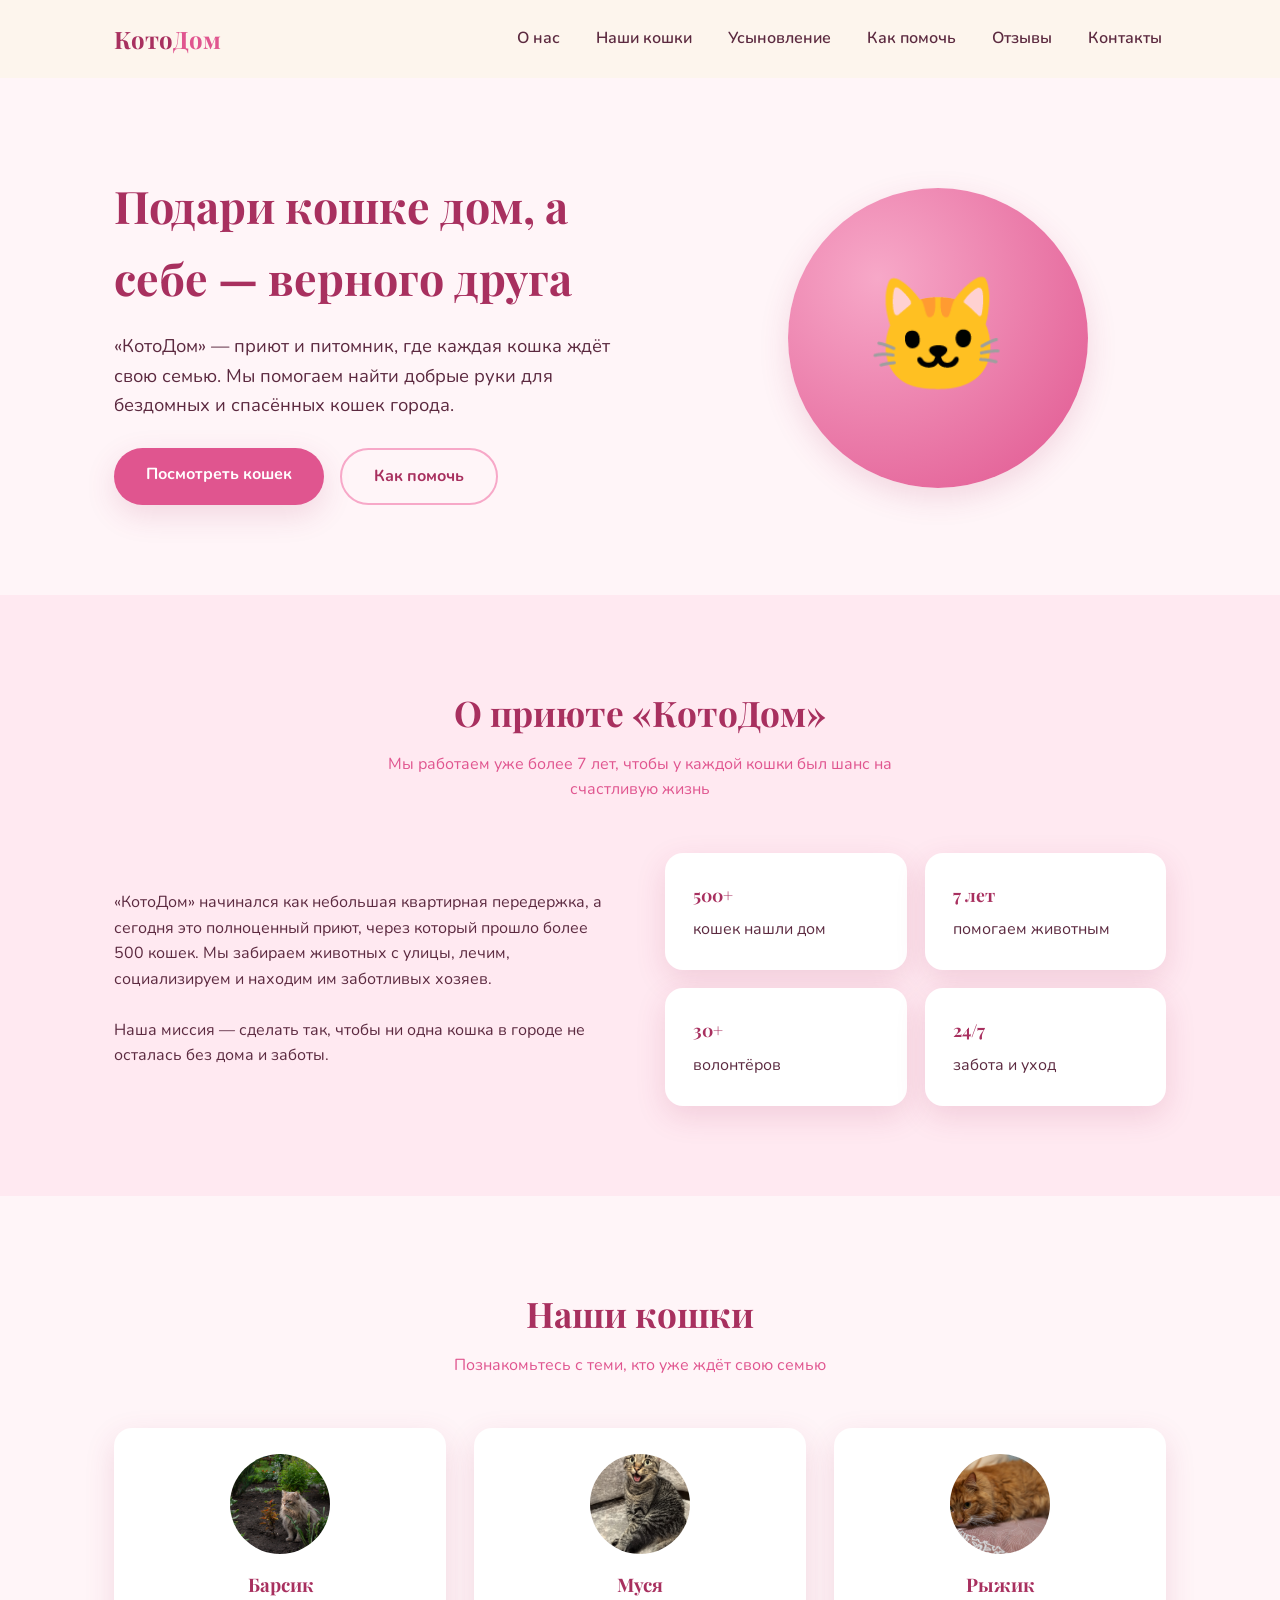
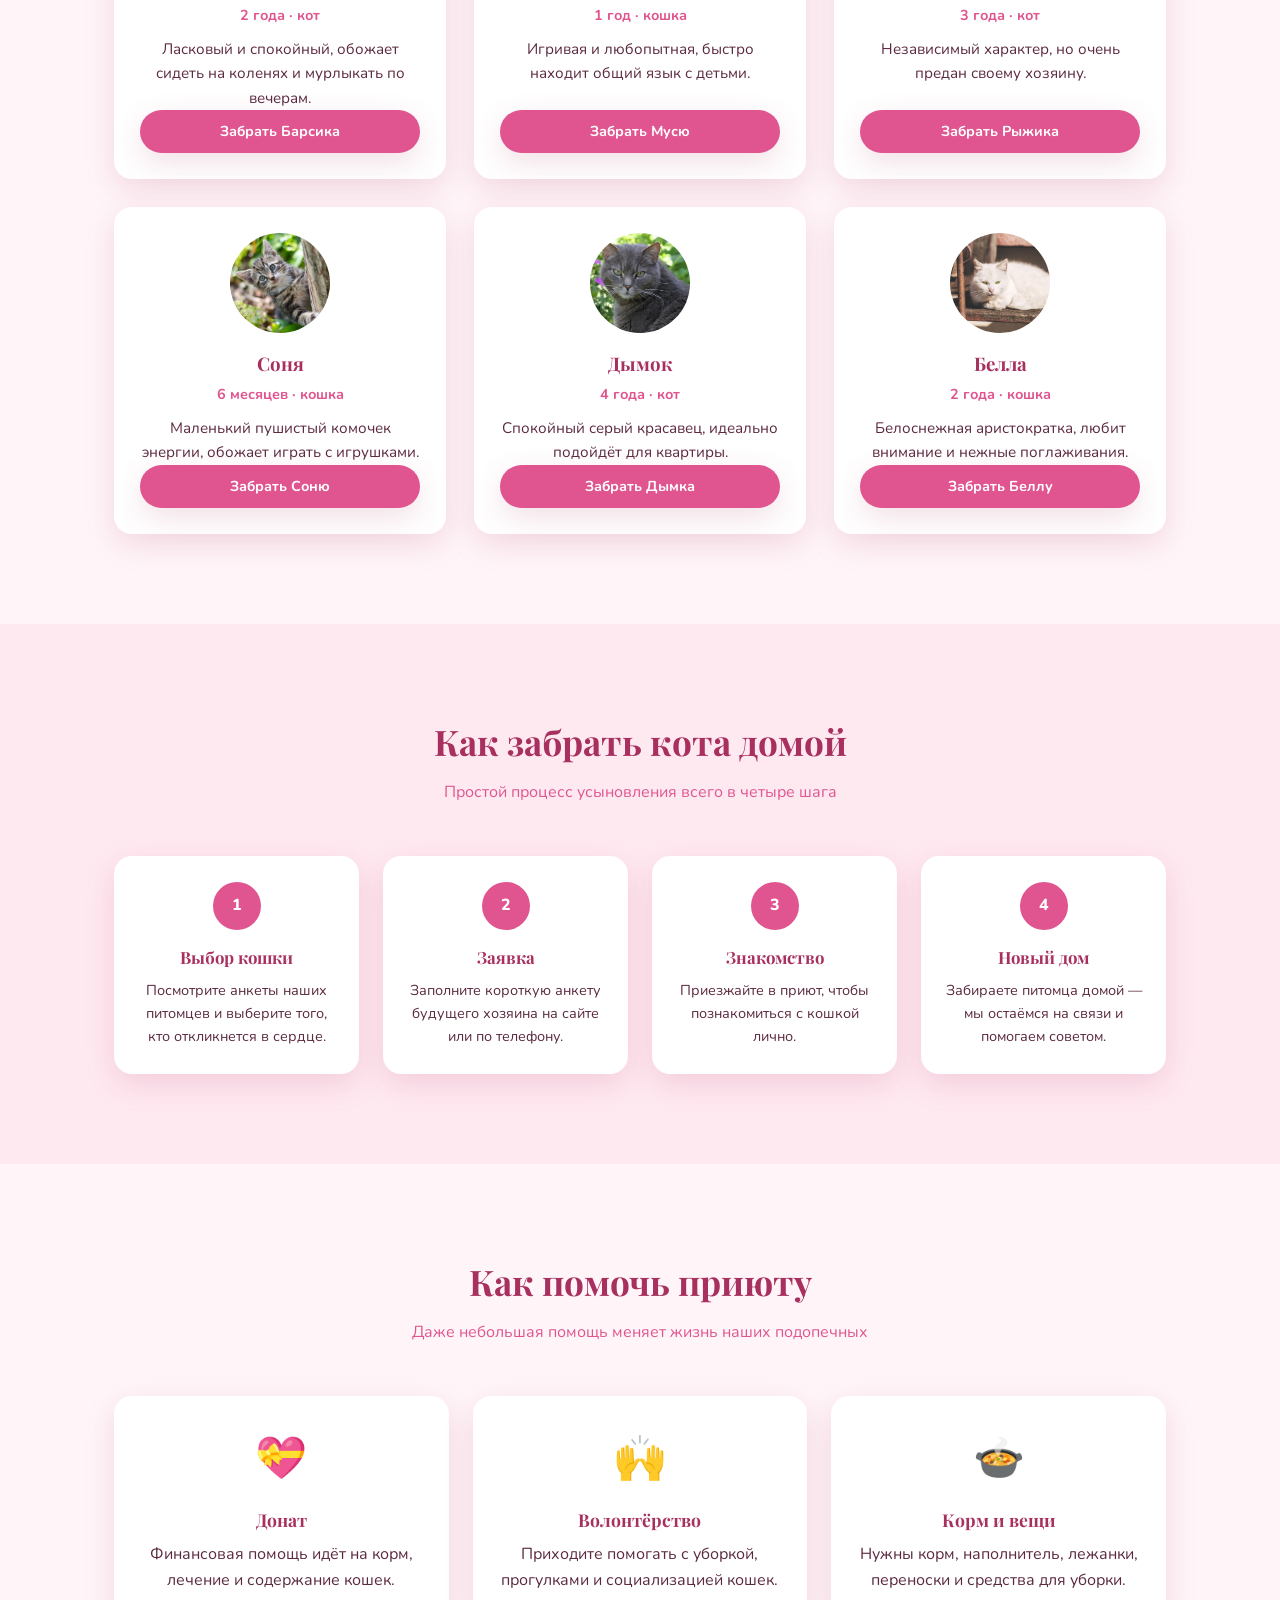
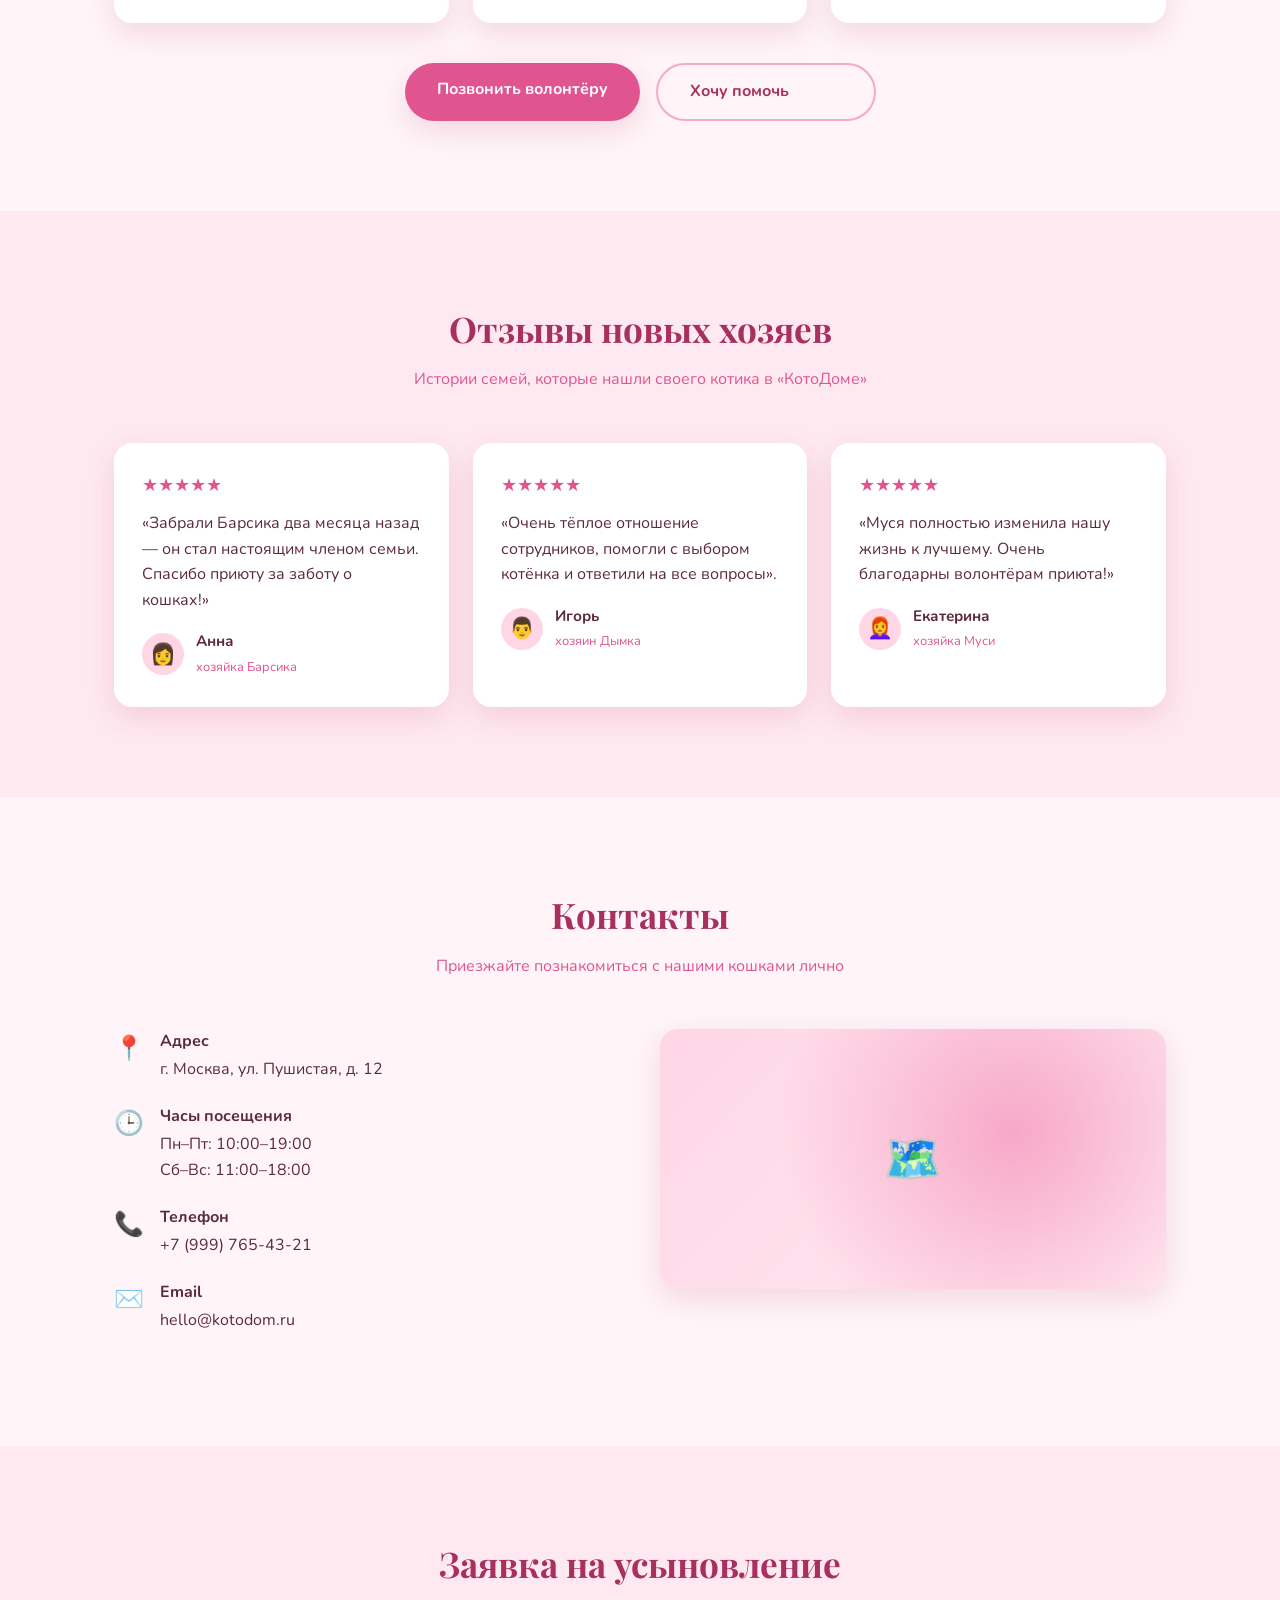
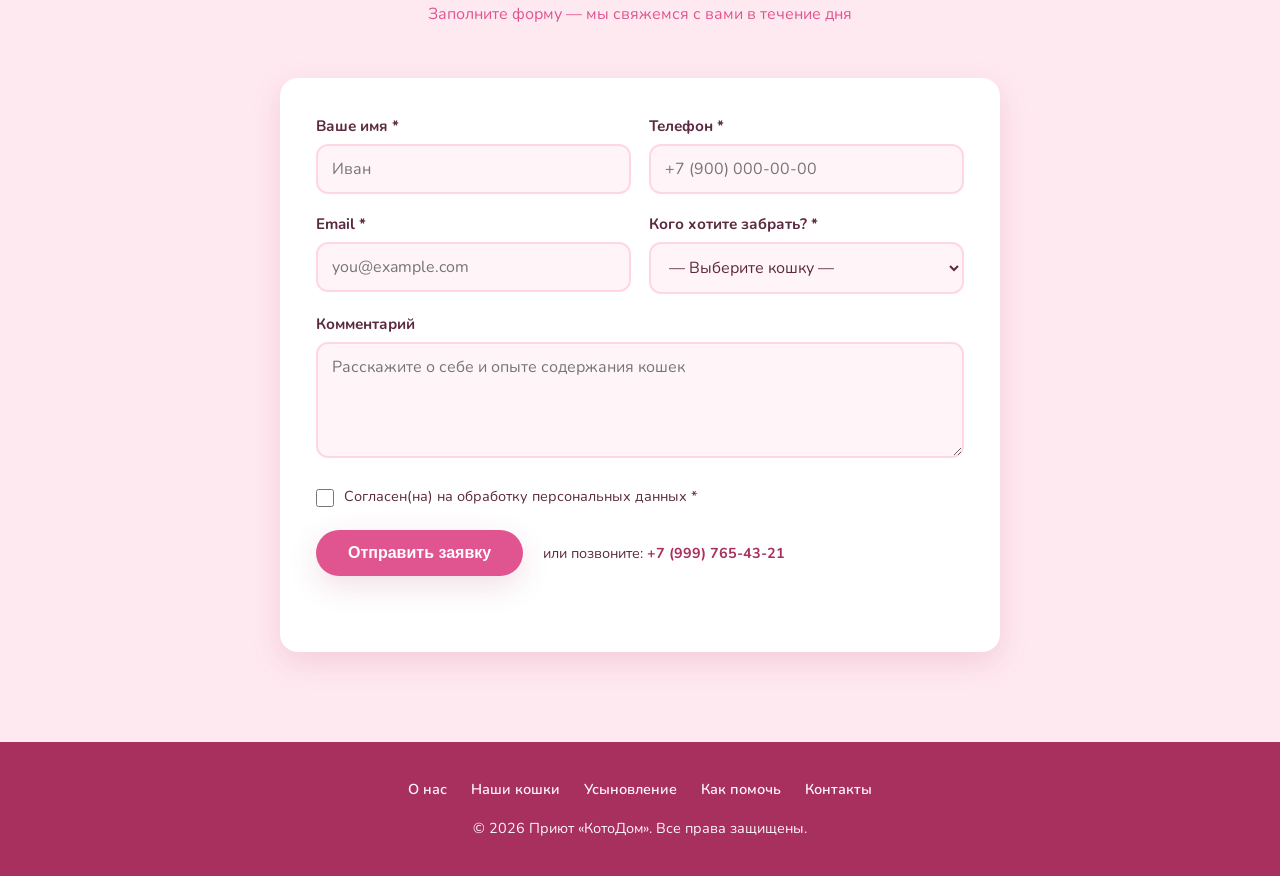
<file: kotodom/index.html>
<!DOCTYPE html>
<html lang="ru">
<head>
<meta charset="UTF-8">
<meta name="viewport" content="width=device-width, initial-scale=1.0">
<meta name="description" content="Приют и питомник «КотоДом» — помогаем кошкам найти любящую семью. Более 500 кошек нашли дом: лечение, социализация, усыновление, помощь приюту.">
<meta name="author" content="Приют «КотоДом»">
<meta name="theme-color" content="#e0558f">

<!-- Open Graph -->
<meta property="og:type" content="website">
<meta property="og:locale" content="ru_RU">
<meta property="og:title" content="КотоДом — питомник и приют для кошек">
<meta property="og:description" content="Подари кошке дом, а себе — верного друга. Более 500 кошек уже нашли семью благодаря «КотоДому».">
<meta property="og:url" content="https://kotodom.ru/">
<meta property="og:image" content="https://kotodom.ru/og-image.jpg">
<meta property="og:site_name" content="КотоДом">

<!-- Twitter Card -->
<meta name="twitter:card" content="summary_large_image">
<meta name="twitter:title" content="КотоДом — питомник и приют для кошек">
<meta name="twitter:description" content="Подари кошке дом, а себе — верного друга. Более 500 кошек нашли семью.">
<meta name="twitter:image" content="https://kotodom.ru/og-image.jpg">

<link rel="canonical" href="https://kotodom.ru/">
<link rel="icon" type="image/svg+xml" href="favicon.svg">

<title>КотоДом — питомник и приют для кошек</title>

<!-- Шрифты -->
<link rel="preconnect" href="https://fonts.googleapis.com">
<link rel="preconnect" href="https://fonts.gstatic.com" crossorigin>
<link href="https://fonts.googleapis.com/css2?family=Nunito:wght@400;600;700;800&family=Playfair+Display:wght@600;700&display=swap" rel="stylesheet">

<!-- Стили (вынесены из монолита) -->
<link rel="stylesheet" href="css/base.css">
<link rel="stylesheet" href="css/components.css">
<link rel="stylesheet" href="css/responsive.css">

<!-- Структурированные данные: некоммерческая организация -->
<script type="application/ld+json">
{
  "@context": "https://schema.org",
  "@type": "NGO",
  "name": "КотоДом",
  "description": "Приют и питомник для кошек: лечение, социализация и поиск семьи для бездомных кошек.",
  "url": "https://kotodom.ru/",
  "email": "hello@kotodom.ru",
  "telephone": "+79997654321",
  "address": {
    "@type": "PostalAddress",
    "streetAddress": "ул. Пушистая, д. 12",
    "addressLocality": "Москва",
    "addressCountry": "RU"
  },
  "openingHours": ["Mo-Fr 10:00-19:00", "Sa-Su 11:00-18:00"],
  "areaServed": "Москва"
}
</script>
</head>
<body>

<header id="site-header">
  <div class="container nav-inner">
    <a href="#top" class="logo">Кото<span>Дом</span></a>
    <nav class="nav-links" aria-label="Основная навигация">
      <a href="#about">О нас</a>
      <a href="#cats">Наши кошки</a>
      <a href="#adoption">Усыновление</a>
      <a href="#help">Как помочь</a>
      <a href="#reviews">Отзывы</a>
      <a href="#contacts">Контакты</a>
    </nav>
    <button class="burger" id="burger" aria-label="Открыть меню" aria-expanded="false">
      <span></span><span></span><span></span>
    </button>
  </div>
  <nav class="mobile-menu" id="mobileMenu" aria-label="Мобильная навигация">
    <a href="#about">О нас</a>
    <a href="#cats">Наши кошки</a>
    <a href="#adoption">Усыновление</a>
    <a href="#help">Как помочь</a>
    <a href="#reviews">Отзывы</a>
    <a href="#contacts">Контакты</a>
  </nav>
</header>

<main>

  <!-- Hero -->
  <section class="hero" id="top">
    <div class="container" style="display:flex; align-items:center; gap:40px; flex-wrap:wrap;">
      <div class="hero-text">
        <h1>Подари кошке дом, а себе — верного друга</h1>
        <p>«КотоДом» — приют и питомник, где каждая кошка ждёт свою семью. Мы помогаем найти добрые руки для бездомных и спасённых кошек города.</p>
        <div class="hero-buttons">
          <a href="#cats" class="btn btn-primary">Посмотреть кошек</a>
          <a href="#help" class="btn btn-ghost">Как помочь</a>
        </div>
      </div>
      <div class="hero-visual">
        <div class="hero-circle" role="img" aria-label="Иллюстрация кота">🐱</div>
      </div>
    </div>
  </section>

  <!-- About -->
  <section class="about" id="about">
    <div class="container">
      <div class="section-title">
        <h2>О приюте «КотоДом»</h2>
        <p>Мы работаем уже более 7 лет, чтобы у каждой кошки был шанс на счастливую жизнь</p>
      </div>
      <div class="about-grid">
        <div>
          <p>«КотоДом» начинался как небольшая квартирная передержка, а сегодня это полноценный приют, через который прошло более 500 кошек. Мы забираем животных с улицы, лечим, социализируем и находим им заботливых хозяев.</p>
          <br>
          <p>Наша миссия — сделать так, чтобы ни одна кошка в городе не осталась без дома и заботы.</p>
        </div>
        <div style="display:grid; grid-template-columns:1fr 1fr; gap:18px;">
          <div class="about-card">
            <h3>500+</h3>
            <p>кошек нашли дом</p>
          </div>
          <div class="about-card">
            <h3>7 лет</h3>
            <p>помогаем животным</p>
          </div>
          <div class="about-card">
            <h3>30+</h3>
            <p>волонтёров</p>
          </div>
          <div class="about-card">
            <h3>24/7</h3>
            <p>забота и уход</p>
          </div>
        </div>
      </div>
    </div>
  </section>

  <!-- Cats -->
  <section id="cats">
    <div class="container">
      <div class="section-title">
        <h2>Наши кошки</h2>
        <p>Познакомьтесь с теми, кто уже ждёт свою семью</p>
      </div>
      <div class="cats-grid">
        <div class="cat-card">
          <img class="cat-avatar" src="барсик1.jpg" alt="Кот Барсик" width="100" height="100" loading="lazy">
          <h3>Барсик</h3>
          <div class="cat-age">2 года · кот</div>
          <p>Ласковый и спокойный, обожает сидеть на коленях и мурлыкать по вечерам.</p>
          <a href="#adopt-form" class="btn btn-primary cat-adopt-btn" data-cat="Барсик">Забрать Барсика</a>
        </div>
        <div class="cat-card">
          <img class="cat-avatar" src="муся2.jpg" alt="Кошка Муся" width="100" height="100" loading="lazy">
          <h3>Муся</h3>
          <div class="cat-age">1 год · кошка</div>
          <p>Игривая и любопытная, быстро находит общий язык с детьми.</p>
          <a href="#adopt-form" class="btn btn-primary cat-adopt-btn" data-cat="Муся">Забрать Мусю</a>
        </div>
        <div class="cat-card">
          <img class="cat-avatar" src="рыжик3.jpg" alt="Кот Рыжик" width="100" height="100" loading="lazy">
          <h3>Рыжик</h3>
          <div class="cat-age">3 года · кот</div>
          <p>Независимый характер, но очень предан своему хозяину.</p>
          <a href="#adopt-form" class="btn btn-primary cat-adopt-btn" data-cat="Рыжик">Забрать Рыжика</a>
        </div>
        <div class="cat-card">
          <img class="cat-avatar" src="соня4.jpg" alt="Кошка Соня" width="100" height="100" loading="lazy">
          <h3>Соня</h3>
          <div class="cat-age">6 месяцев · кошка</div>
          <p>Маленький пушистый комочек энергии, обожает играть с игрушками.</p>
          <a href="#adopt-form" class="btn btn-primary cat-adopt-btn" data-cat="Соня">Забрать Соню</a>
        </div>
        <div class="cat-card">
          <img class="cat-avatar" src="дымок5.jpg" alt="Кот Дымок" width="100" height="100" loading="lazy">
          <h3>Дымок</h3>
          <div class="cat-age">4 года · кот</div>
          <p>Спокойный серый красавец, идеально подойдёт для квартиры.</p>
          <a href="#adopt-form" class="btn btn-primary cat-adopt-btn" data-cat="Дымок">Забрать Дымка</a>
        </div>
        <div class="cat-card">
          <img class="cat-avatar" src="белла6.jpg" alt="Кошка Белла" width="100" height="100" loading="lazy">
          <h3>Белла</h3>
          <div class="cat-age">2 года · кошка</div>
          <p>Белоснежная аристократка, любит внимание и нежные поглаживания.</p>
          <a href="#adopt-form" class="btn btn-primary cat-adopt-btn" data-cat="Белла">Забрать Беллу</a>
        </div>
      </div>
    </div>
  </section>

  <!-- Adoption steps -->
  <section class="steps" id="adoption">
    <div class="container">
      <div class="section-title">
        <h2>Как забрать кота домой</h2>
        <p>Простой процесс усыновления всего в четыре шага</p>
      </div>
      <div class="steps-grid">
        <div class="step">
          <div class="step-num">1</div>
          <h3>Выбор кошки</h3>
          <p>Посмотрите анкеты наших питомцев и выберите того, кто откликнется в сердце.</p>
        </div>
        <div class="step">
          <div class="step-num">2</div>
          <h3>Заявка</h3>
          <p>Заполните короткую анкету будущего хозяина на сайте или по телефону.</p>
        </div>
        <div class="step">
          <div class="step-num">3</div>
          <h3>Знакомство</h3>
          <p>Приезжайте в приют, чтобы познакомиться с кошкой лично.</p>
        </div>
        <div class="step">
          <div class="step-num">4</div>
          <h3>Новый дом</h3>
          <p>Забираете питомца домой — мы остаёмся на связи и помогаем советом.</p>
        </div>
      </div>
    </div>
  </section>

  <!-- Help -->
  <section id="help">
    <div class="container">
      <div class="section-title">
        <h2>Как помочь приюту</h2>
        <p>Даже небольшая помощь меняет жизнь наших подопечных</p>
      </div>
      <div class="help-grid">
        <div class="help-card">
          <div class="help-icon">💝</div>
          <h3>Донат</h3>
          <p>Финансовая помощь идёт на корм, лечение и содержание кошек.</p>
        </div>
        <div class="help-card">
          <div class="help-icon">🙌</div>
          <h3>Волонтёрство</h3>
          <p>Приходите помогать с уборкой, прогулками и социализацией кошек.</p>
        </div>
        <div class="help-card">
          <div class="help-icon">🍲</div>
          <h3>Корм и вещи</h3>
          <p>Нужны корм, наполнитель, лежанки, переноски и средства для уборки.</p>
        </div>
      </div>
      <div class="help-actions">
        <a href="tel:+79997654321" class="btn btn-primary">Позвонить волонтёру</a>
        <a href="mailto:hello@kotodom.ru?subject=Хочу помочь приюту «КотоДом»" class="btn btn-ghost">Хочу помочь</a>
      </div>
    </div>
  </section>

  <!-- Reviews -->
  <section class="reviews" id="reviews">
    <div class="container">
      <div class="section-title">
        <h2>Отзывы новых хозяев</h2>
        <p>Истории семей, которые нашли своего котика в «КотоДоме»</p>
      </div>
      <div class="reviews-grid">
        <div class="review-card">
          <div class="review-stars">★★★★★</div>
          <p>«Забрали Барсика два месяца назад — он стал настоящим членом семьи. Спасибо приюту за заботу о кошках!»</p>
          <div class="review-author">
            <div class="review-avatar">👩</div>
            <div><strong>Анна</strong><span>хозяйка Барсика</span></div>
          </div>
        </div>
        <div class="review-card">
          <div class="review-stars">★★★★★</div>
          <p>«Очень тёплое отношение сотрудников, помогли с выбором котёнка и ответили на все вопросы».</p>
          <div class="review-author">
            <div class="review-avatar">👨</div>
            <div><strong>Игорь</strong><span>хозяин Дымка</span></div>
          </div>
        </div>
        <div class="review-card">
          <div class="review-stars">★★★★★</div>
          <p>«Муся полностью изменила нашу жизнь к лучшему. Очень благодарны волонтёрам приюта!»</p>
          <div class="review-author">
            <div class="review-avatar">👩‍🦰</div>
            <div><strong>Екатерина</strong><span>хозяйка Муси</span></div>
          </div>
        </div>
      </div>
    </div>
  </section>

  <!-- Contacts -->
  <section id="contacts">
    <div class="container">
      <div class="section-title">
        <h2>Контакты</h2>
        <p>Приезжайте познакомиться с нашими кошками лично</p>
      </div>
      <div class="contacts-grid">
        <div>
          <div class="contact-row">
            <div class="contact-icon">📍</div>
            <div>
              <h4>Адрес</h4>
              <p>г. Москва, ул. Пушистая, д. 12</p>
            </div>
          </div>
          <div class="contact-row">
            <div class="contact-icon">🕒</div>
            <div>
              <h4>Часы посещения</h4>
              <p>Пн–Пт: 10:00–19:00<br>Сб–Вс: 11:00–18:00</p>
            </div>
          </div>
          <div class="contact-row">
            <div class="contact-icon">📞</div>
            <div>
              <h4>Телефон</h4>
              <p>+7 (999) 765-43-21</p>
            </div>
          </div>
          <div class="contact-row">
            <div class="contact-icon">✉️</div>
            <div>
              <h4>Email</h4>
              <p>hello@kotodom.ru</p>
            </div>
          </div>
        </div>
        <div class="map-visual" role="img" aria-label="Схематичное изображение карты расположения приюта">🗺️</div>
      </div>
    </div>
  </section>

  <!-- Adoption form -->
  <section class="adopt-form-section" id="adopt-form">
    <div class="container">
      <div class="section-title">
        <h2>Заявка на усыновление</h2>
        <p>Заполните форму — мы свяжемся с вами в течение дня</p>
      </div>

      <form class="adopt-form" id="adoptForm" novalidate>
        <div class="form-row">
          <div class="form-field">
            <label for="f-name">Ваше имя *</label>
            <input type="text" id="f-name" name="name" required autocomplete="name" placeholder="Иван">
          </div>
          <div class="form-field">
            <label for="f-phone">Телефон *</label>
            <input type="tel" id="f-phone" name="phone" required autocomplete="tel" placeholder="+7 (900) 000-00-00">
          </div>
        </div>

        <div class="form-row">
          <div class="form-field">
            <label for="f-email">Email *</label>
            <input type="email" id="f-email" name="email" required autocomplete="email" placeholder="you@example.com">
          </div>
          <div class="form-field">
            <label for="f-cat">Кого хотите забрать? *</label>
            <select id="f-cat" name="cat" required>
              <option value="">— Выберите кошку —</option>
              <option value="Барсик">Барсик</option>
              <option value="Муся">Муся</option>
              <option value="Рыжик">Рыжик</option>
              <option value="Соня">Соня</option>
              <option value="Дымок">Дымок</option>
              <option value="Белла">Белла</option>
            </select>
          </div>
        </div>

        <div class="form-field">
          <label for="f-comment">Комментарий</label>
          <textarea id="f-comment" name="comment" rows="4" placeholder="Расскажите о себе и опыте содержания кошек"></textarea>
        </div>

        <label class="form-check">
          <input type="checkbox" name="consent" required>
          <span>Согласен(на) на обработку персональных данных *</span>
        </label>

        <div class="form-actions">
          <button type="submit" class="btn btn-primary" id="submitBtn">Отправить заявку</button>
          <p class="form-hint">или позвоните: <a href="tel:+79997654321">+7 (999) 765-43-21</a></p>
        </div>

        <p class="form-status" id="formStatus" role="status" aria-live="polite"></p>
      </form>
    </div>
  </section>

</main>

<footer>
  <div class="container">
    <div class="footer-links">
      <a href="#about">О нас</a>
      <a href="#cats">Наши кошки</a>
      <a href="#adoption">Усыновление</a>
      <a href="#help">Как помочь</a>
      <a href="#contacts">Контакты</a>
    </div>
    <p>© 2026 Приют «КотоДом». Все права защищены.</p>
  </div>
</footer>

<script src="js/main.js"></script>

</body>
</html>
</file>
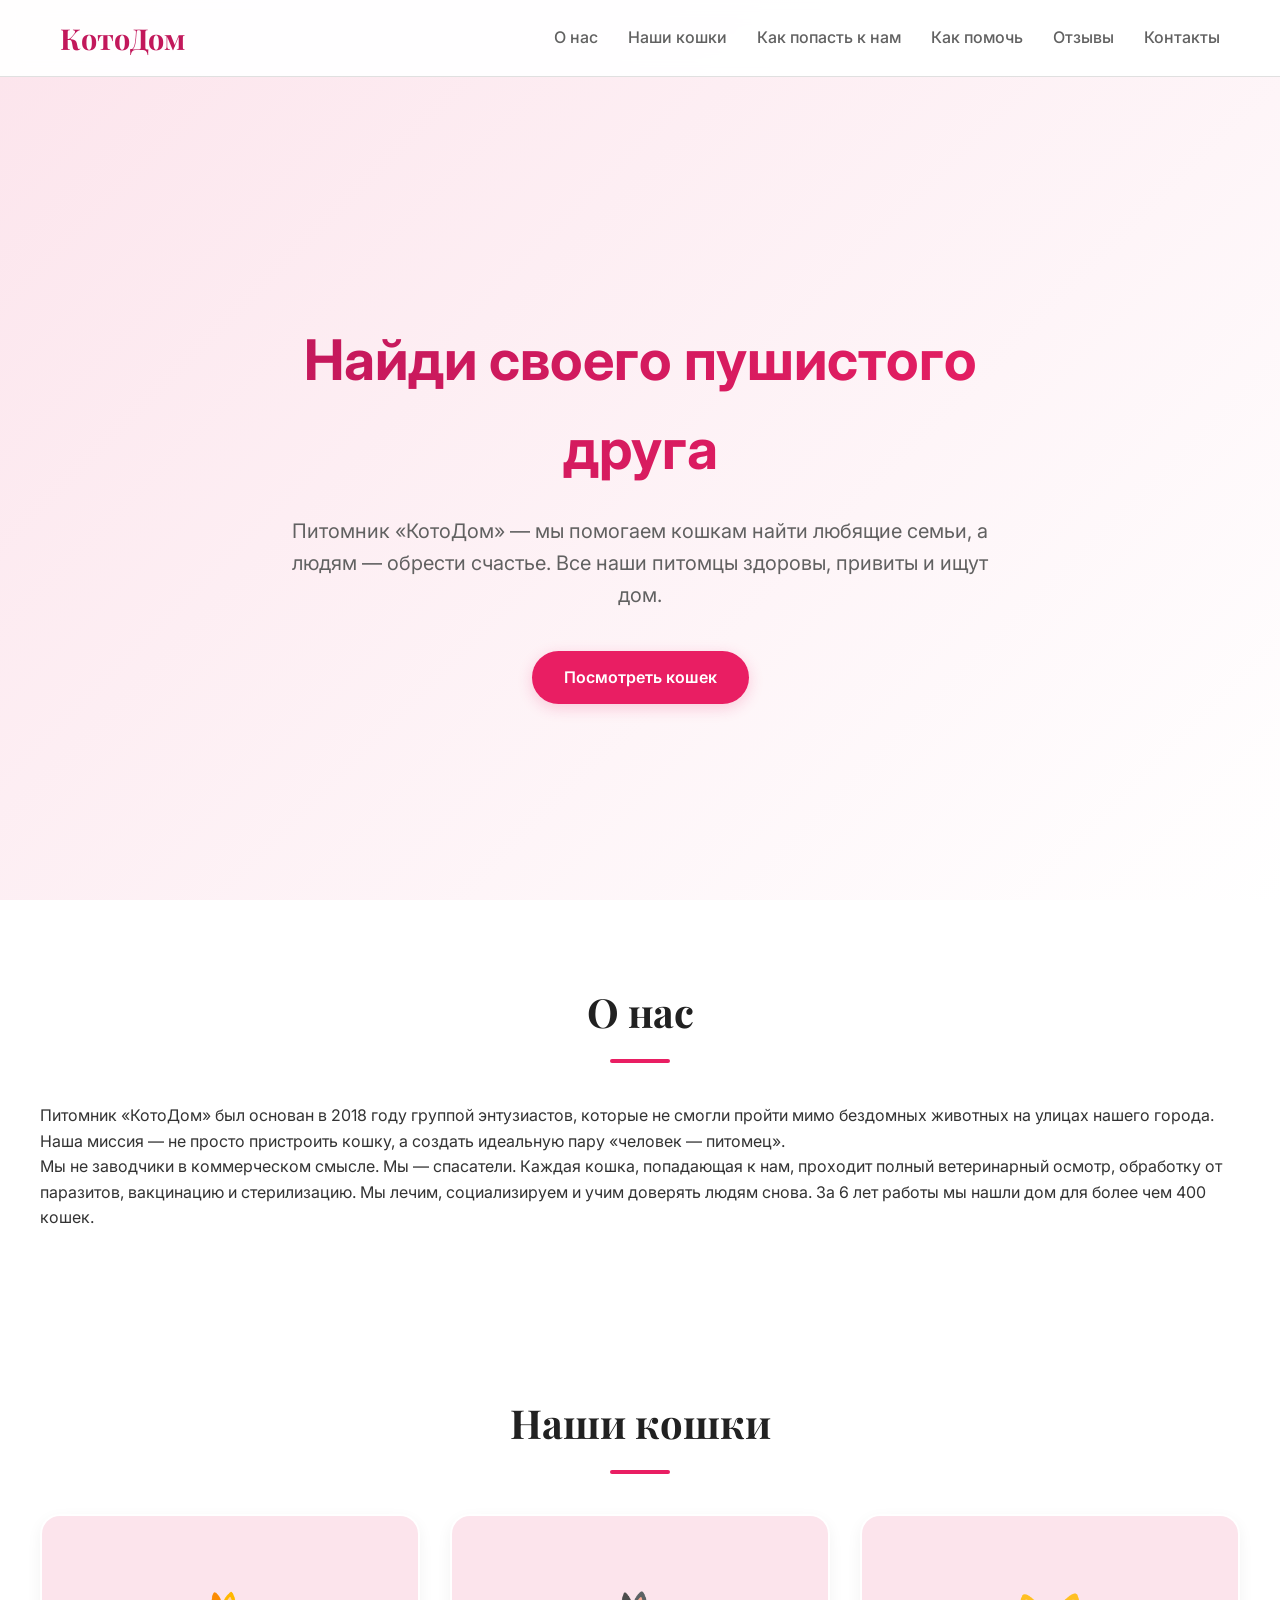
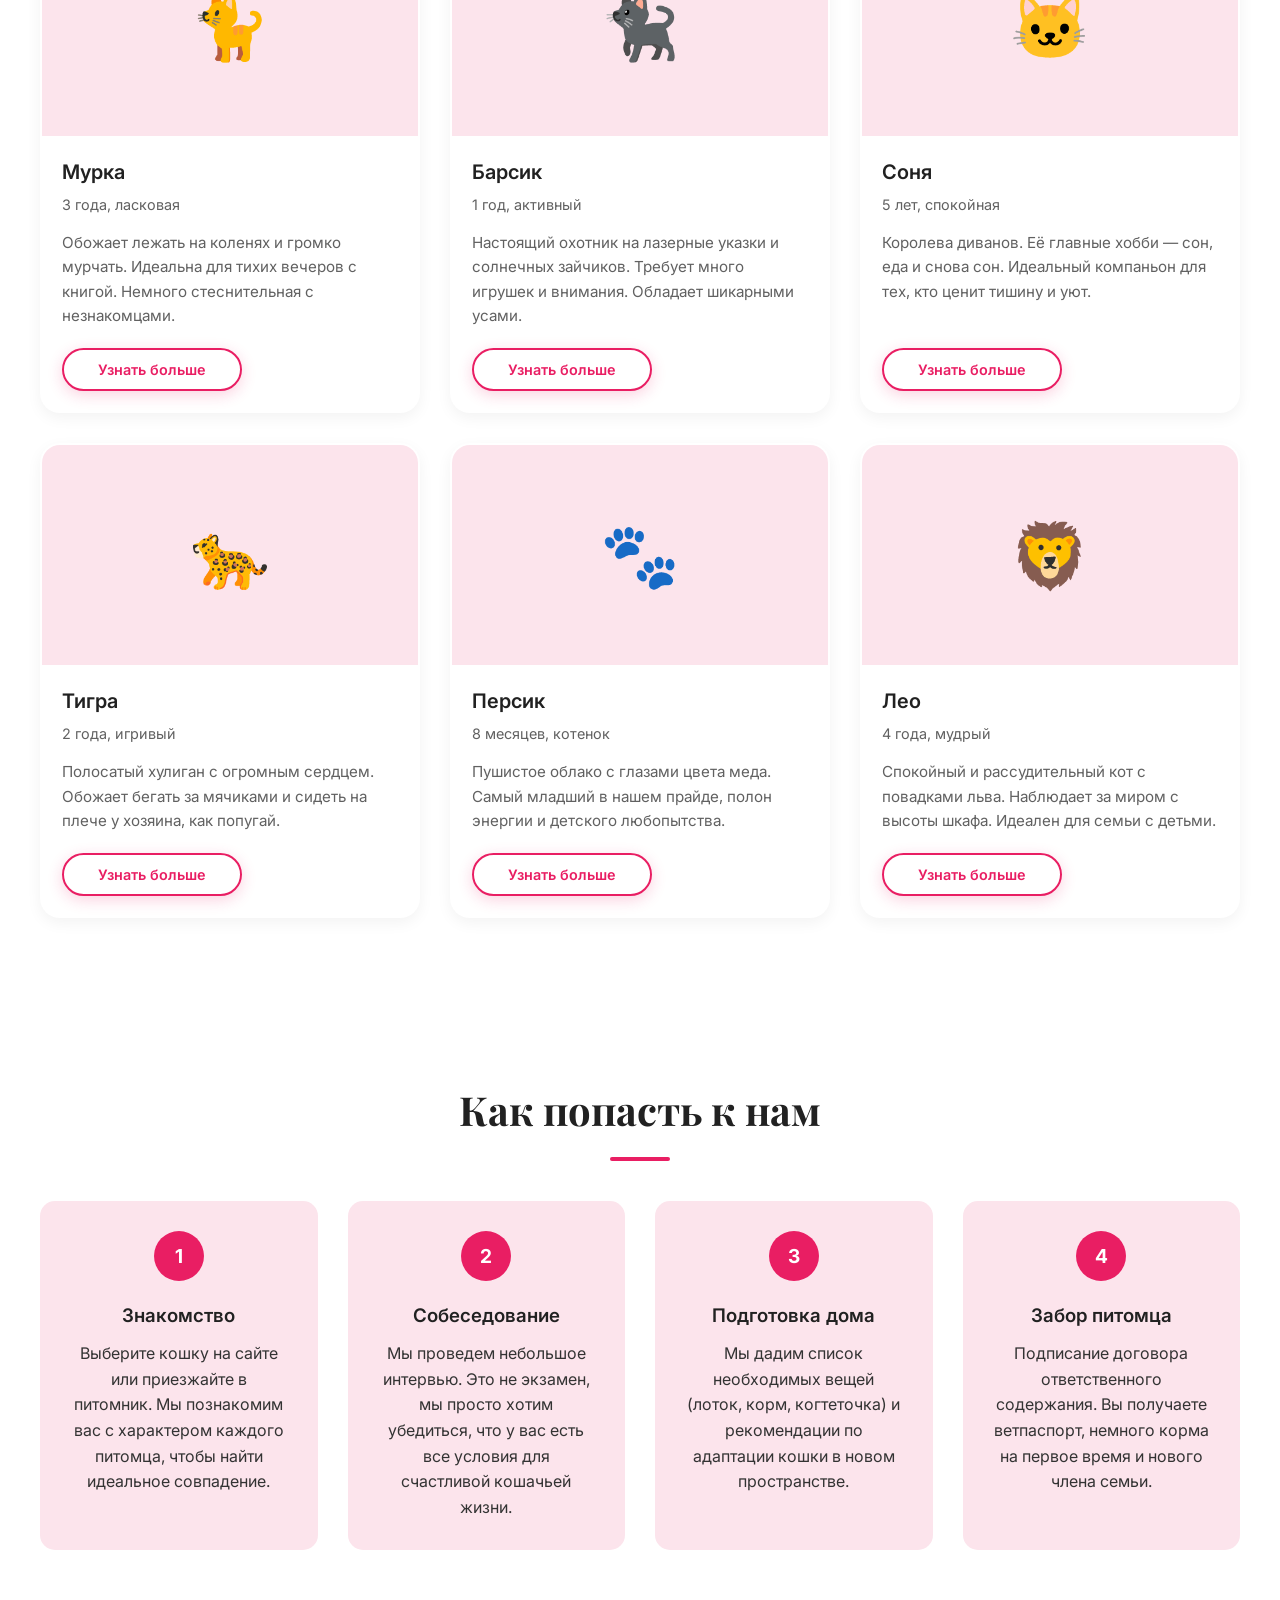
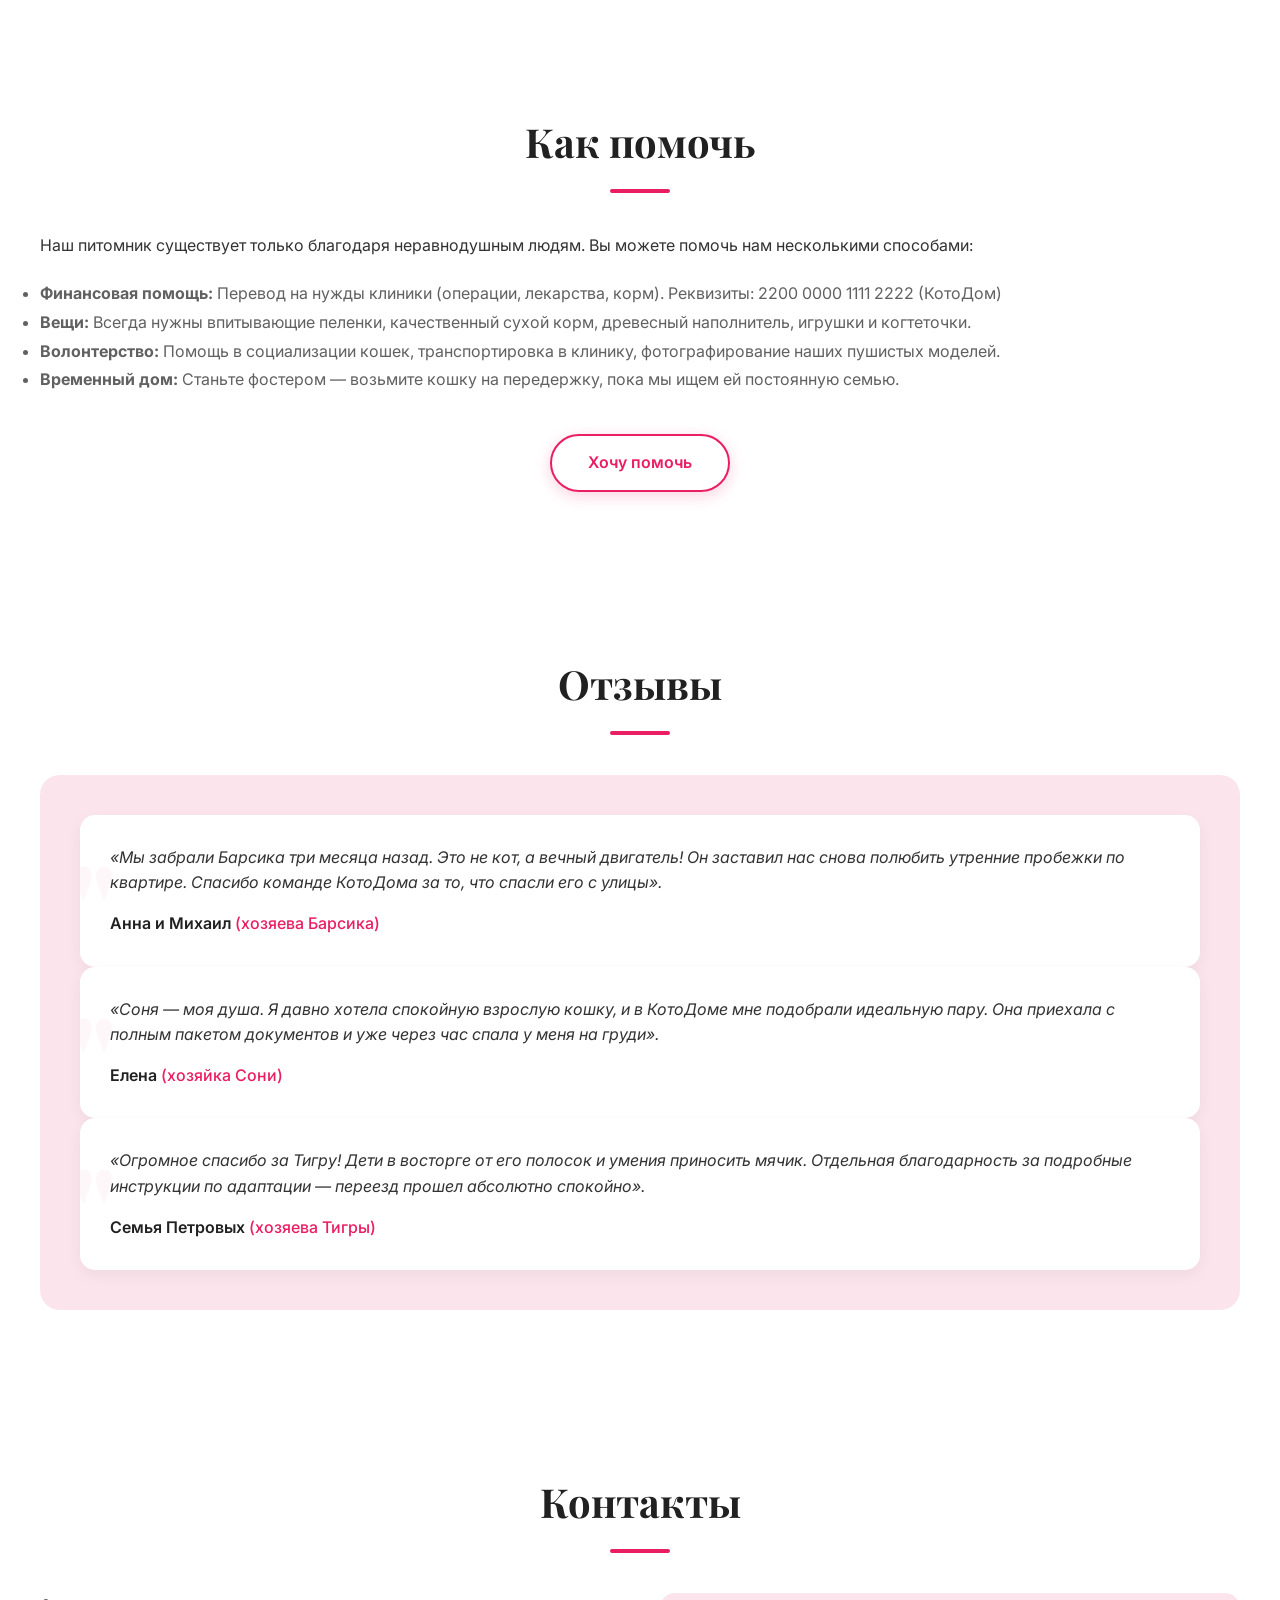
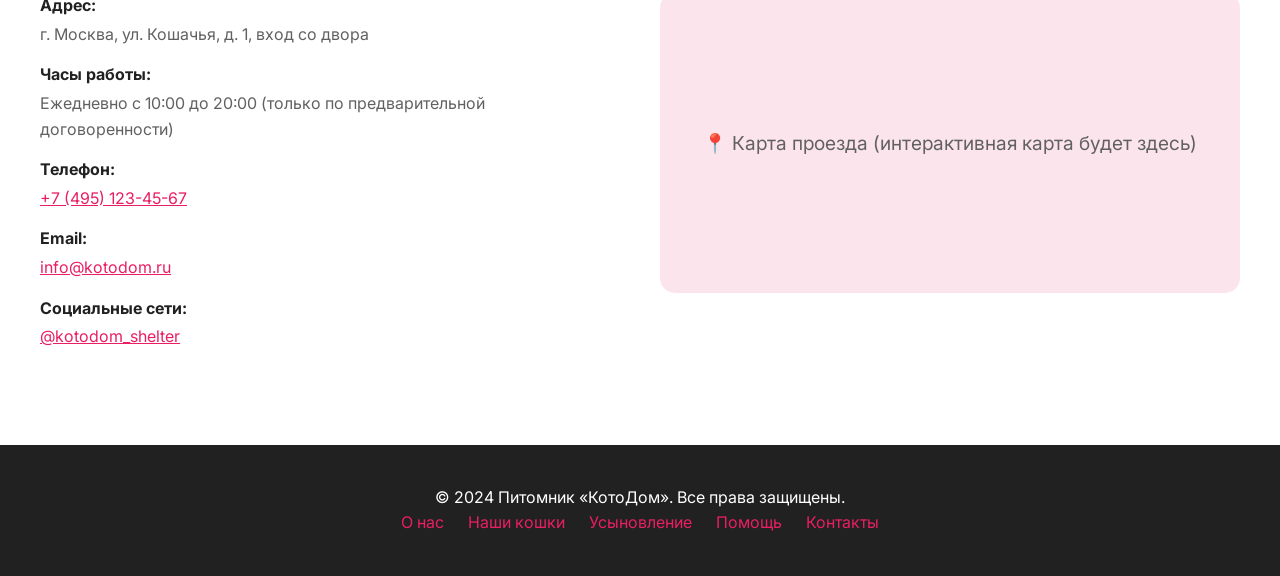
<file: index1.html>
<!DOCTYPE html>
<html lang="ru">
<head>
    <meta charset="UTF-8">
    <meta name="viewport" content="width=device-width, initial-scale=1.0">
    <title>КотоДом — Питомник кошек</title>
    <!-- Современная типографика из Google Fonts -->
    <link rel="preconnect" href="https://fonts.googleapis.com">
    <link rel="preconnect" href="https://fonts.gstatic.com" crossorigin>
    <link href="https://fonts.googleapis.com/css2?family=Inter:wght@400;500;600;700&family=Playfair+Display:wght@700&display=swap" rel="stylesheet">
    <style>
        /* Сброс стилей и базовые настройки */
        *, *::before, *::after {
            box-sizing: border-box;
            margin: 0;
            padding: 0;
        }

        html {
            scroll-behavior: smooth;
            font-size: 16px;
        }

        body {
            font-family: 'Inter', -apple-system, BlinkMacSystemFont, sans-serif;
            line-height: 1.6;
            color: #333;
            background-color: #fff;
        }

        /* Цветовая палитра */
        :root {
            --pink-light: #fce4ec; /* пудровый */
            --pink-medium: #f8bbd0; /* светло-розовый */
            --pink-accent: #e91e63; /* малиновый */
            --pink-dark: #c2185b; /* фуксия для акцентов */
            --text-dark: #212121;
            --text-medium: #616161;
            --border-light: #e0e0e0;
        }

        /* Контейнеры */
        .container {
            max-width: 1200px;
            margin: 0 auto;
            padding: 0 20px;
        }

        .section {
            padding: 80px 0;
        }

        .section-title {
            font-family: 'Playfair Display', serif;
            font-size: 2.5rem;
            font-weight: 700;
            text-align: center;
            margin-bottom: 40px;
            color: var(--text-dark);
            position: relative;
        }

        .section-title::after {
            content: '';
            display: block;
            width: 60px;
            height: 4px;
            background: var(--pink-accent);
            border-radius: 2px;
            margin: 15px auto 0;
        }

        /* Кнопки */
        .btn {
            display: inline-block;
            padding: 14px 32px;
            background: var(--pink-accent);
            color: #fff;
            text-decoration: none;
            font-weight: 600;
            font-size: 1rem;
            border-radius: 50px;
            border: none;
            cursor: pointer;
            transition: all 0.3s ease;
            box-shadow: 0 4px 15px rgba(233, 30, 99, 0.2);
            min-width: 180px;
            text-align: center;
        }

        .btn:hover {
            background: var(--pink-dark);
            transform: translateY(-2px);
            box-shadow: 0 6px 20px rgba(233, 30, 99, 0.3);
        }

        .btn-outline {
            background: transparent;
            border: 2px solid var(--pink-accent);
            color: var(--pink-accent);
        }

        .btn-outline:hover {
            background: var(--pink-accent);
            color: #fff;
        }

        /* Навигация */
        header {
            position: fixed;
            top: 0;
            left: 0;
            width: 100%;
            background: rgba(255, 255, 255, 0.95);
            backdrop-filter: blur(10px);
            z-index: 1000;
            border-bottom: 1px solid var(--border-light);
        }

        .nav {
            display: flex;
            justify-content: space-between;
            align-items: center;
            padding: 15px 20px;
        }

        .logo {
            font-family: 'Playfair Display', serif;
            font-size: 1.8rem;
            font-weight: 700;
            color: var(--pink-dark);
            text-decoration: none;
        }

        .nav-menu {
            display: flex;
            list-style: none;
            gap: 30px;
        }

        .nav-menu a {
            text-decoration: none;
            color: var(--text-medium);
            font-weight: 500;
            transition: color 0.3s ease;
            position: relative;
        }

        .nav-menu a::after {
            content: '';
            position: absolute;
            bottom: -5px;
            left: 0;
            width: 0;
            height: 2px;
            background: var(--pink-accent);
            transition: width 0.3s ease;
        }

        .nav-menu a:hover {
            color: var(--pink-dark);
        }

        .nav-menu a:hover::after {
            width: 100%;
        }

        .burger {
            display: none;
            flex-direction: column;
            gap: 5px;
            cursor: pointer;
            background: none;
            border: none;
            padding: 5px;
        }

        .burger span {
            width: 25px;
            height: 2px;
            background: var(--text-dark);
            transition: all 0.3s ease;
        }

        /* Hero */
        .hero {
            background: linear-gradient(135deg, var(--pink-light) 0%, #fff 100%);
            padding-top: 120px;
            min-height: 100vh;
            display: flex;
            align-items: center;
        }

        .hero-content {
            text-align: center;
            max-width: 700px;
            margin: 0 auto;
        }

        .hero-title {
            font-size: 3.5rem;
            font-weight: 700;
            margin-bottom: 20px;
            background: linear-gradient(135deg, var(--pink-dark) 0%, var(--pink-accent) 100%);
            -webkit-background-clip: text;
            -webkit-text-fill-color: transparent;
            background-clip: text;
        }

        .hero-subtitle {
            font-size: 1.25rem;
            color: var(--text-medium);
            margin-bottom: 40px;
        }

        /* Карточки кошек */
        .cats-grid {
            display: grid;
            grid-template-columns: repeat(auto-fit, minmax(280px, 1fr));
            gap: 30px;
            margin-top: 40px;
        }

        .cat-card {
            background: #fff;
            border-radius: 20px;
            overflow: hidden;
            box-shadow: 0 5px 15px rgba(0, 0, 0, 0.05);
            transition: all 0.3s ease;
            border: 2px solid transparent;
            display: flex;
            flex-direction: column;
        }

        .cat-card:hover {
            transform: translateY(-8px);
            box-shadow: 0 15px 30px rgba(0, 0, 0, 0.1);
            border-color: var(--pink-accent);
        }

        .cat-photo {
            width: 100%;
            height: 220px;
            background: var(--pink-light);
            display: flex;
            align-items: center;
            justify-content: center;
            font-size: 4rem;
        }

        .cat-info {
            padding: 20px;
            flex-grow: 1;
            display: flex;
            flex-direction: column;
        }

        .cat-name {
            font-size: 1.25rem;
            font-weight: 600;
            margin-bottom: 5px;
            color: var(--text-dark);
        }

        .cat-age {
            font-size: 0.9rem;
            color: var(--text-medium);
            margin-bottom: 15px;
        }

        .cat-desc {
            font-size: 0.95rem;
            color: var(--text-medium);
            flex-grow: 1;
            margin-bottom: 20px;
        }

        .cat-btn {
            margin-top: auto;
            align-self: flex-start;
            padding: 8px 16px;
            font-size: 0.9rem;
        }

        /* Процесс усыновления */
        .steps {
            display: flex;
            flex-wrap: wrap;
            gap: 30px;
            justify-content: center;
        }

        .step {
            flex: 1;
            min-width: 250px;
            background: var(--pink-light);
            padding: 30px;
            border-radius: 15px;
            text-align: center;
            position: relative;
            transition: transform 0.3s ease;
        }

        .step:hover {
            transform: translateY(-5px);
        }

        .step-number {
            width: 50px;
            height: 50px;
            background: var(--pink-accent);
            color: #fff;
            border-radius: 50%;
            display: flex;
            align-items: center;
            justify-content: center;
            font-weight: 700;
            font-size: 1.2rem;
            margin: 0 auto 20px;
        }

        .step-title {
            font-weight: 600;
            margin-bottom: 10px;
            color: var(--text-dark);
        }

        /* Отзывы */
        .testimonials {
            background: var(--pink-light);
            border-radius: 20px;
            padding: 40px;
        }

        .testimonial {
            background: #fff;
            border-radius: 15px;
            padding: 30px;
            box-shadow: 0 5px 15px rgba(0, 0, 0, 0.05);
            position: relative;
            overflow: hidden;
        }

        .testimonial::before {
            content: '"';
            position: absolute;
            top: -10px;
            left: -10px;
            font-size: 8rem;
            color: var(--pink-light);
            opacity: 0.3;
            font-family: 'Playfair Display', serif;
            font-weight: 700;
        }

        .testimonial-text {
            font-style: italic;
            margin-bottom: 15px;
            position: relative;
            z-index: 1;
        }

        .testimonial-author {
            font-weight: 600;
            color: var(--text-dark);
        }

        .testimonial-cat {
            color: var(--pink-accent);
            font-weight: 500;
        }

        /* Контакты */
        .contacts-grid {
            display: grid;
            grid-template-columns: 1fr 1fr;
            gap: 40px;
            align-items: start;
        }

        .contact-info p {
            margin-bottom: 15px;
            color: var(--text-medium);
        }

        .contact-info strong {
            color: var(--text-dark);
            display: block;
            margin-bottom: 3px;
        }

        .map-placeholder {
            background: var(--pink-light);
            height: 300px;
            border-radius: 15px;
            display: flex;
            align-items: center;
            justify-content: center;
            color: var(--text-medium);
            font-size: 1.2rem;
        }

        /* Футер */
        footer {
            background: var(--text-dark);
            color: #fff;
            text-align: center;
            padding: 40px 20px;
        }

        .footer-links a {
            color: var(--pink-accent);
            text-decoration: none;
            margin: 0 10px;
            transition: color 0.3s ease;
        }

        .footer-links a:hover {
            color: #fff;
        }

        /* Адаптивность */
        @media (max-width: 1024px) {
            .hero-title {
                font-size: 2.8rem;
            }
            .steps {
                flex-direction: column;
            }
            .contacts-grid {
                grid-template-columns: 1fr;
                gap: 30px;
            }
        }

        @media (max-width: 768px) {
            .section {
                padding: 60px 0;
            }
            .nav-menu {
                position: fixed;
                left: -100%;
                top: 70px;
                flex-direction: column;
                background: #fff;
                width: 250px;
                height: calc(100vh - 70px);
                padding: 40px 20px;
                box-shadow: 2px 0 10px rgba(0,0,0,0.1);
                transition: left 0.3s ease;
                z-index: 999;
            }
            .nav-menu.active {
                left: 0;
            }
            .burger {
                display: flex;
            }
            .burger.active span:nth-child(1) {
                transform: rotate(45deg) translate(7px, 7px);
            }
            .burger.active span:nth-child(2) {
                opacity: 0;
            }
            .burger.active span:nth-child(3) {
                transform: rotate(-45deg) translate(7px, -7px);
            }
            .cats-grid {
                grid-template-columns: repeat(auto-fit, minmax(240px, 1fr));
            }
        }

        @media (max-width: 480px) {
            .hero-title {
                font-size: 2.2rem;
            }
            .hero-subtitle {
                font-size: 1.1rem;
            }
            .btn {
                padding: 12px 24px;
                min-width: auto;
            }
            .cat-photo {
                height: 180px;
            }
            .testimonials {
                padding: 20px;
            }
            .testimonial {
                padding: 20px;
            }
        }
    </style>
</head>
<body>

<header>
    <nav class="nav container">
        <a href="#" class="logo">КотоДом</a>
        <ul class="nav-menu" id="navMenu">
            <li><a href="#about">О нас</a></li>
            <li><a href="#cats">Наши кошки</a></li>
            <li><a href="#process">Как попасть к нам</a></li>
            <li><a href="#help">Как помочь</a></li>
            <li><a href="#reviews">Отзывы</a></li>
            <li><a href="#contacts">Контакты</a></li>
        </ul>
        <button class="burger" id="burger" aria-label="Открыть меню">
            <span></span>
            <span></span>
            <span></span>
        </button>
    </nav>
</header>

<main>
    <section class="hero">
        <div class="container">
            <div class="hero-content">
                <h1 class="hero-title">Найди своего пушистого друга</h1>
                <p class="hero-subtitle">Питомник «КотоДом» — мы помогаем кошкам найти любящие семьи, а людям — обрести счастье. Все наши питомцы здоровы, привиты и ищут дом.</p>
                <a href="#cats" class="btn">Посмотреть кошек</a>
            </div>
        </div>
    </section>

    <section id="about" class="section container">
        <h2 class="section-title">О нас</h2>
        <p>Питомник «КотоДом» был основан в 2018 году группой энтузиастов, которые не смогли пройти мимо бездомных животных на улицах нашего города. Наша миссия — не просто пристроить кошку, а создать идеальную пару «человек — питомец».</p>
        <p>Мы не заводчики в коммерческом смысле. Мы — спасатели. Каждая кошка, попадающая к нам, проходит полный ветеринарный осмотр, обработку от паразитов, вакцинацию и стерилизацию. Мы лечим, социализируем и учим доверять людям снова. За 6 лет работы мы нашли дом для более чем 400 кошек.</p>
    </section>

    <section id="cats" class="section container">
        <h2 class="section-title">Наши кошки</h2>
        <div class="cats-grid">
            <!-- Карточка 1 -->
            <div class="cat-card">
                <div class="cat-photo" aria-label="Фото кошки">🐈</div>
                <div class="cat-info">
                    <h3 class="cat-name">Мурка</h3>
                    <p class="cat-age">3 года, ласковая</p>
                    <p class="cat-desc">Обожает лежать на коленях и громко мурчать. Идеальна для тихих вечеров с книгой. Немного стеснительная с незнакомцами.</p>
                    <a href="#" class="btn btn-outline cat-btn">Узнать больше</a>
                </div>
            </div>
            <!-- Карточка 2 -->
            <div class="cat-card">
                <div class="cat-photo" aria-label="Фото кота">🐈‍⬛</div>
                <div class="cat-info">
                    <h3 class="cat-name">Барсик</h3>
                    <p class="cat-age">1 год, активный</p>
                    <p class="cat-desc">Настоящий охотник на лазерные указки и солнечных зайчиков. Требует много игрушек и внимания. Обладает шикарными усами.</p>
                    <a href="#" class="btn btn-outline cat-btn">Узнать больше</a>
                </div>
            </div>
            <!-- Карточка 3 -->
            <div class="cat-card">
                <div class="cat-photo" aria-label="Фото кошки">🐱</div>
                <div class="cat-info">
                    <h3 class="cat-name">Соня</h3>
                    <p class="cat-age">5 лет, спокойная</p>
                    <p class="cat-desc">Королева диванов. Её главные хобби — сон, еда и снова сон. Идеальный компаньон для тех, кто ценит тишину и уют.</p>
                    <a href="#" class="btn btn-outline cat-btn">Узнать больше</a>
                </div>
            </div>
            <!-- Карточка 4 -->
            <div class="cat-card">
                <div class="cat-photo" aria-label="Фото кота">🐆</div>
                <div class="cat-info">
                    <h3 class="cat-name">Тигра</h3>
                    <p class="cat-age">2 года, игривый</p>
                    <p class="cat-desc">Полосатый хулиган с огромным сердцем. Обожает бегать за мячиками и сидеть на плече у хозяина, как попугай.</p>
                    <a href="#" class="btn btn-outline cat-btn">Узнать больше</a>
                </div>
            </div>
            <!-- Карточка 5 -->
            <div class="cat-card">
                <div class="cat-photo" aria-label="Фото кошки">🐾</div>
                <div class="cat-info">
                    <h3 class="cat-name">Персик</h3>
                    <p class="cat-age">8 месяцев, котенок</p>
                    <p class="cat-desc">Пушистое облако с глазами цвета меда. Самый младший в нашем прайде, полон энергии и детского любопытства.</p>
                    <a href="#" class="btn btn-outline cat-btn">Узнать больше</a>
                </div>
            </div>
            <!-- Карточка 6 -->
            <div class="cat-card">
                <div class="cat-photo" aria-label="Фото кота">🦁</div>
                <div class="cat-info">
                    <h3 class="cat-name">Лео</h3>
                    <p class="cat-age">4 года, мудрый</p>
                    <p class="cat-desc">Спокойный и рассудительный кот с повадками льва. Наблюдает за миром с высоты шкафа. Идеален для семьи с детьми.</p>
                    <a href="#" class="btn btn-outline cat-btn">Узнать больше</a>
                </div>
            </div>
        </div>
    </section>

    <section id="process" class="section container">
        <h2 class="section-title">Как попасть к нам</h2>
        <div class="steps">
            <div class="step">
                <div class="step-number">1</div>
                <h3 class="step-title">Знакомство</h3>
                <p>Выберите кошку на сайте или приезжайте в питомник. Мы познакомим вас с характером каждого питомца, чтобы найти идеальное совпадение.</p>
            </div>
            <div class="step">
                <div class="step-number">2</div>
                <h3 class="step-title">Собеседование</h3>
                <p>Мы проведем небольшое интервью. Это не экзамен, мы просто хотим убедиться, что у вас есть все условия для счастливой кошачьей жизни.</p>
            </div>
            <div class="step">
                <div class="step-number">3</div>
                <h3 class="step-title">Подготовка дома</h3>
                <p>Мы дадим список необходимых вещей (лоток, корм, когтеточка) и рекомендации по адаптации кошки в новом пространстве.</p>
            </div>
            <div class="step">
                <div class="step-number">4</div>
                <h3 class="step-title">Забор питомца</h3>
                <p>Подписание договора ответственного содержания. Вы получаете ветпаспорт, немного корма на первое время и нового члена семьи.</p>
            </div>
        </div>
    </section>

    <section id="help" class="section container">
        <h2 class="section-title">Как помочь</h2>
        <p>Наш питомник существует только благодаря неравнодушным людям. Вы можете помочь нам несколькими способами:</p>
        <ul style="margin-top: 20px; color: var(--text-medium); line-height: 1.8;">
            <li><strong>Финансовая помощь:</strong> Перевод на нужды клиники (операции, лекарства, корм). Реквизиты: 2200 0000 1111 2222 (КотоДом)</li>
            <li><strong>Вещи:</strong> Всегда нужны впитывающие пеленки, качественный сухой корм, древесный наполнитель, игрушки и когтеточки.</li>
            <li><strong>Волонтерство:</strong> Помощь в социализации кошек, транспортировка в клинику, фотографирование наших пушистых моделей.</li>
            <li><strong>Временный дом:</strong> Станьте фостером — возьмите кошку на передержку, пока мы ищем ей постоянную семью.</li>
        </ul>
        <div style="margin-top: 40px; text-align: center;">
            <a href="#" class="btn btn-outline">Хочу помочь</a>
        </div>
    </section>

    <section id="reviews" class="section container">
        <h2 class="section-title">Отзывы</h2>
        <div class="testimonials">
            <div class="testimonial">
                <p class="testimonial-text">«Мы забрали Барсика три месяца назад. Это не кот, а вечный двигатель! Он заставил нас снова полюбить утренние пробежки по квартире. Спасибо команде КотоДома за то, что спасли его с улицы».</p>
                <p class="testimonial-author">Анна и Михаил <span class="testimonial-cat">(хозяева Барсика)</span></p>
            </div>
            <div class="testimonial">
                <p class="testimonial-text">«Соня — моя душа. Я давно хотела спокойную взрослую кошку, и в КотоДоме мне подобрали идеальную пару. Она приехала с полным пакетом документов и уже через час спала у меня на груди».</p>
                <p class="testimonial-author">Елена <span class="testimonial-cat">(хозяйка Сони)</span></p>
            </div>
            <div class="testimonial">
                <p class="testimonial-text">«Огромное спасибо за Тигру! Дети в восторге от его полосок и умения приносить мячик. Отдельная благодарность за подробные инструкции по адаптации — переезд прошел абсолютно спокойно».</p>
                <p class="testimonial-author">Семья Петровых <span class="testimonial-cat">(хозяева Тигры)</span></p>
            </div>
        </div>
    </section>

    <section id="contacts" class="section container">
        <h2 class="section-title">Контакты</h2>
        <div class="contacts-grid">
            <div class="contact-info">
                <p><strong>Адрес:</strong> г. Москва, ул. Кошачья, д. 1, вход со двора</p>
                <p><strong>Часы работы:</strong> Ежедневно с 10:00 до 20:00 (только по предварительной договоренности)</p>
                <p><strong>Телефон:</strong> <a href="tel:+74951234567" style="color: var(--pink-accent);">+7 (495) 123-45-67</a></p>
                <p><strong>Email:</strong> <a href="mailto:info@kotodom.ru" style="color: var(--pink-accent);">info@kotodom.ru</a></p>
                <p><strong>Социальные сети:</strong> <a href="#" style="color: var(--pink-accent);">@kotodom_shelter</a></p>
            </div>
            <div class="map-placeholder" aria-label="Карта проезда">
                📍 Карта проезда (интерактивная карта будет здесь)
            </div>
        </div>
    </section>
</main>

<footer>
    <div class="container">
        <p>&copy; 2024 Питомник «КотоДом». Все права защищены.</p>
        <div class="footer-links">
            <a href="#about">О нас</a>
            <a href="#cats">Наши кошки</a>
            <a href="#process">Усыновление</a>
            <a href="#help">Помощь</a>
            <a href="#contacts">Контакты</a>
        </div>
    </div>
</footer>

<script>
    // Плавное открытие/закрытие бургер-меню
    const burger = document.getElementById('burger');
    const navMenu = document.getElementById('navMenu');

    burger.addEventListener('click', () => {
        burger.classList.toggle('active');
        navMenu.classList.toggle('active');
    });

    // Закрытие меню при клике на ссылку (для мобильных)
    const navLinks = document.querySelectorAll('.nav-menu a');
    navLinks.forEach(link => {
        link.addEventListener('click', () => {
            burger.classList.remove('active');
            navMenu.classList.remove('active');
        });
    });

    // Доступность: управление фокусом и Esc для закрытия меню
    document.addEventListener('keydown', (e) => {
        if (e.key === 'Escape' && navMenu.classList.contains('active')) {
            burger.classList.remove('active');
            navMenu.classList.remove('active');
            burger.focus();
        }
    });
</script>

</body>
</html>
</file>
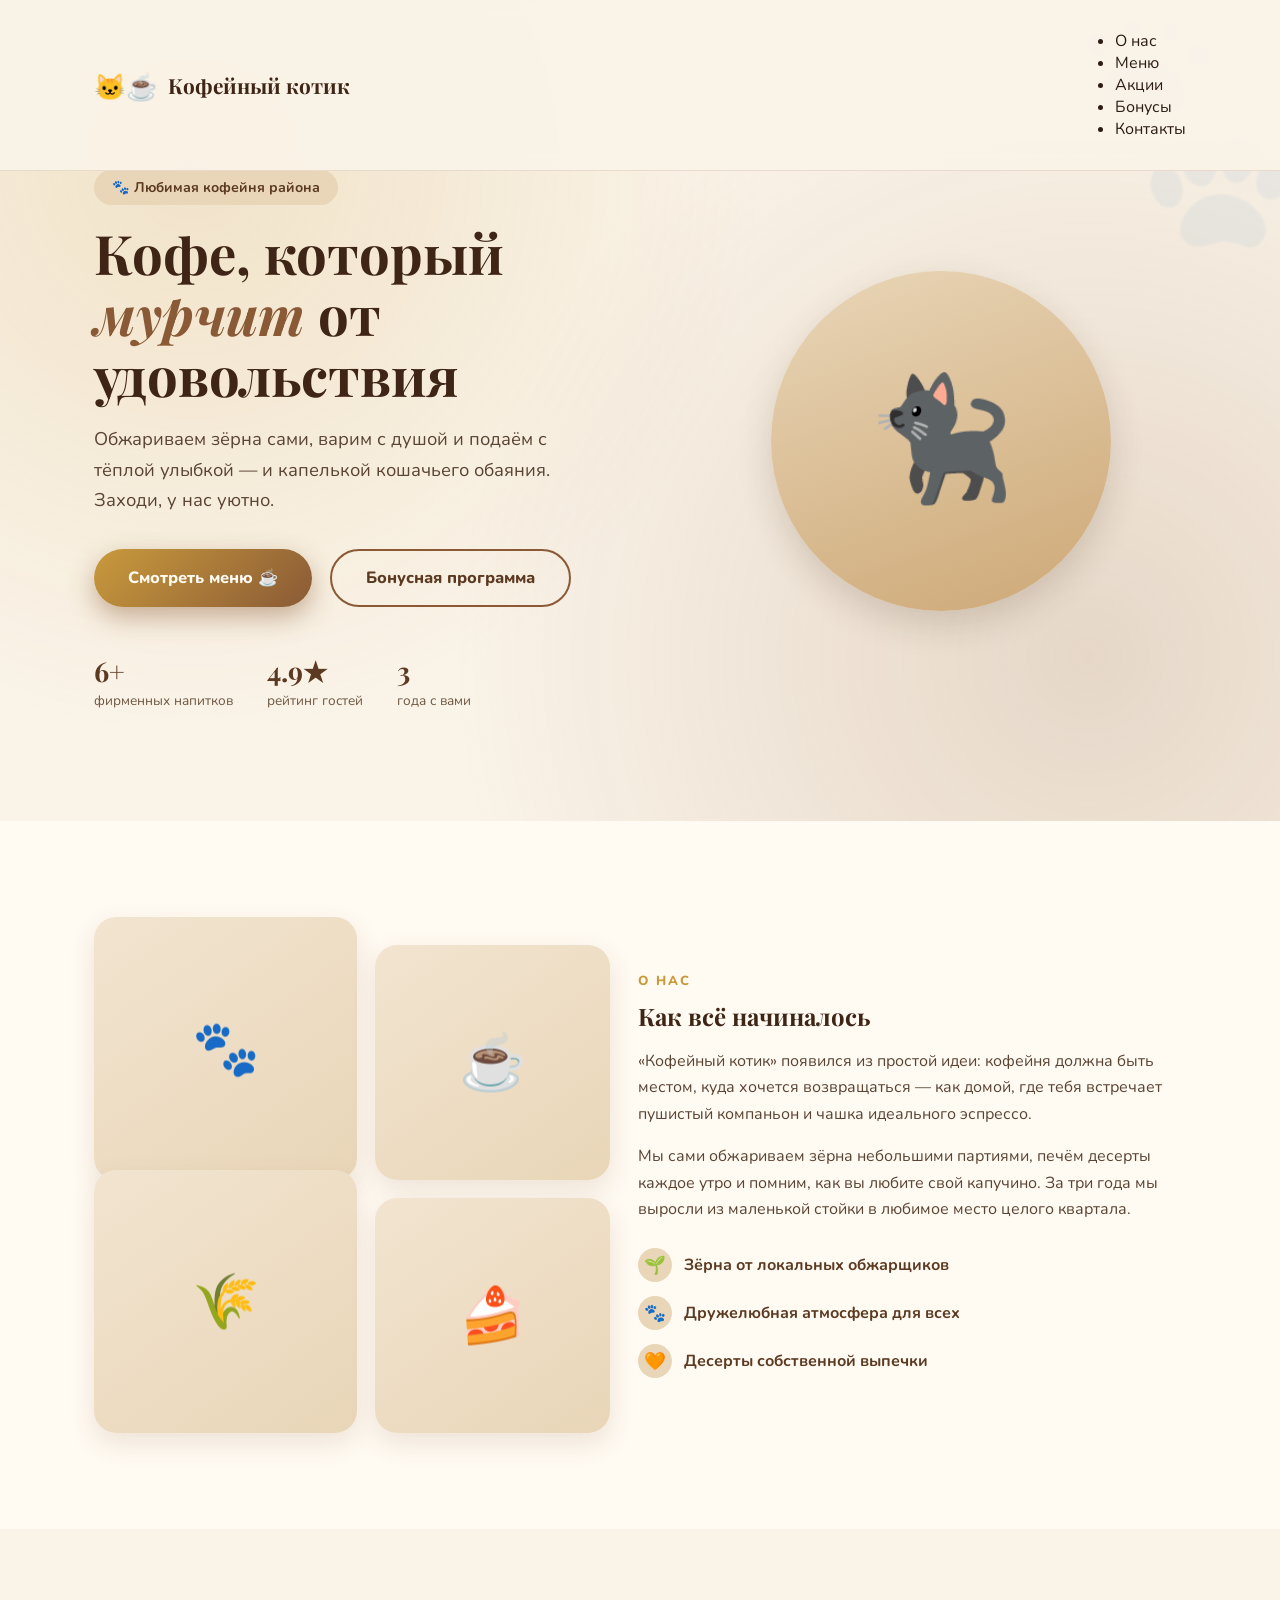
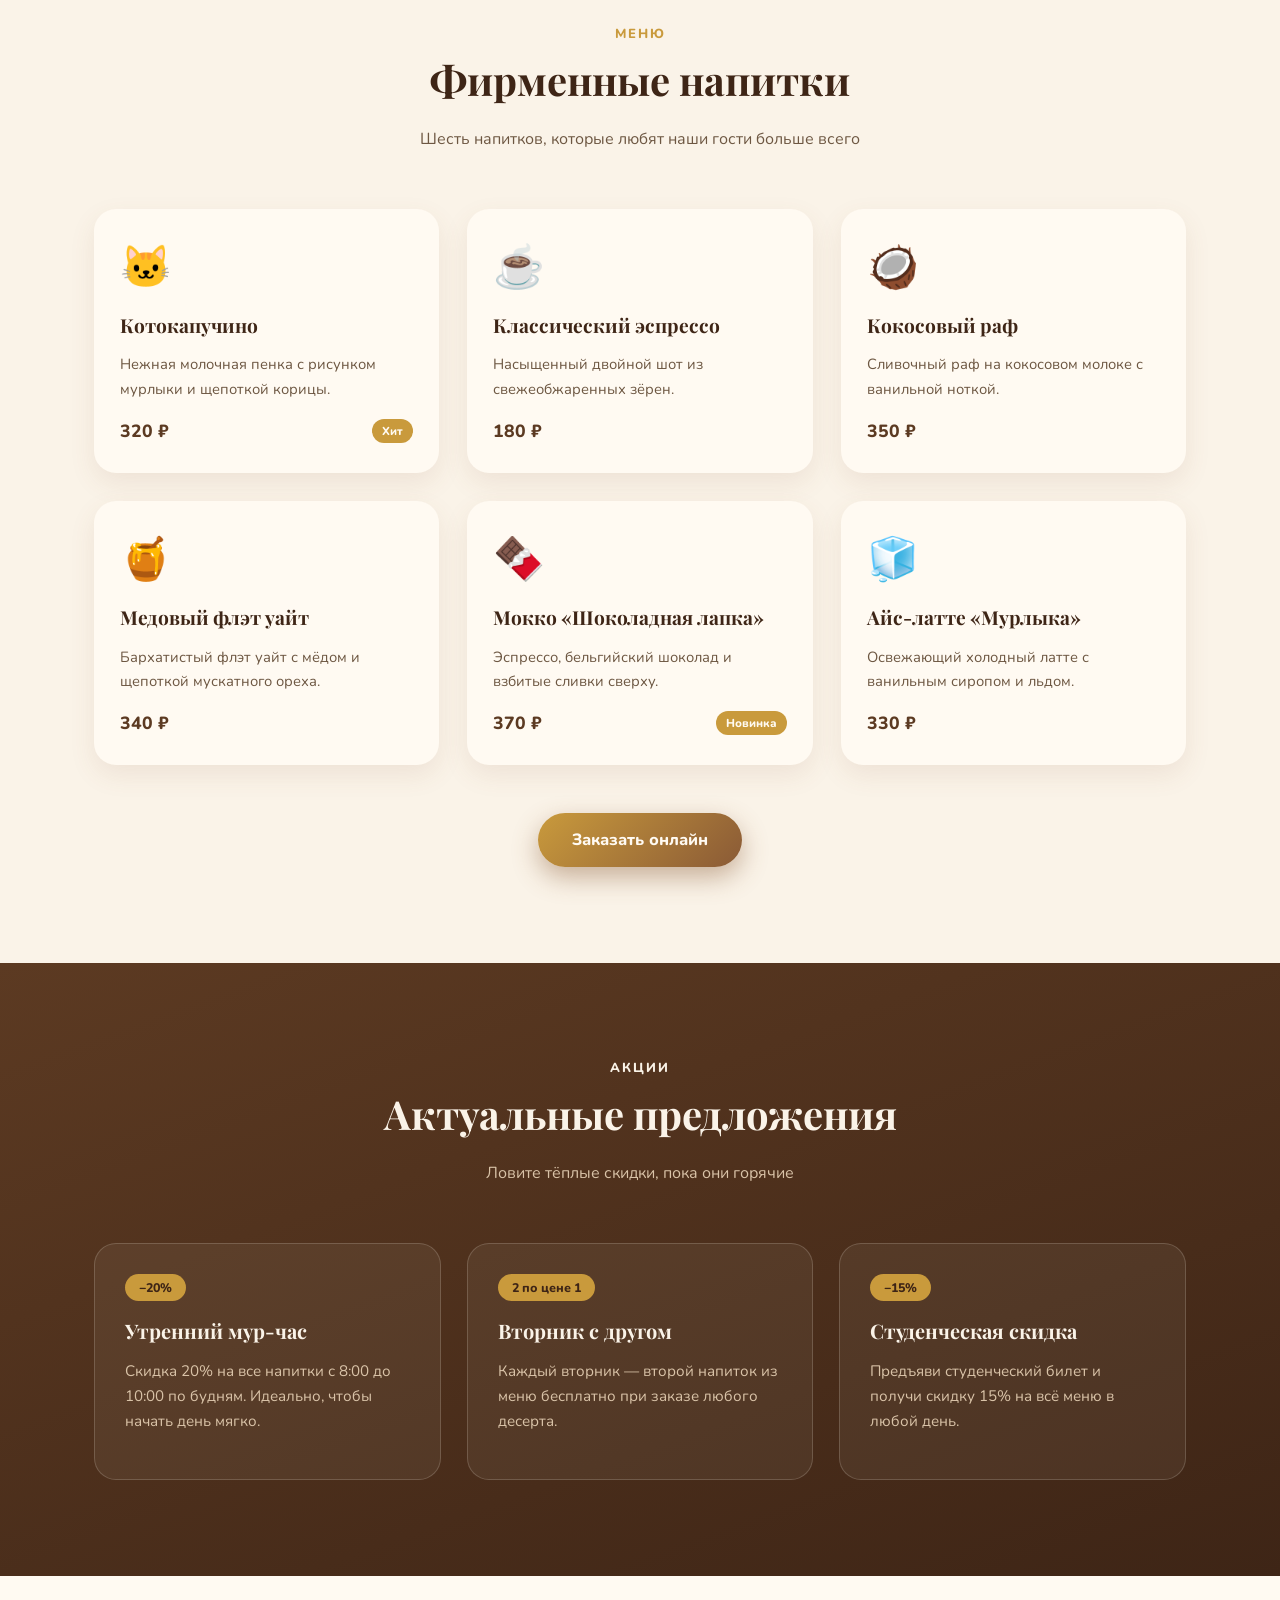
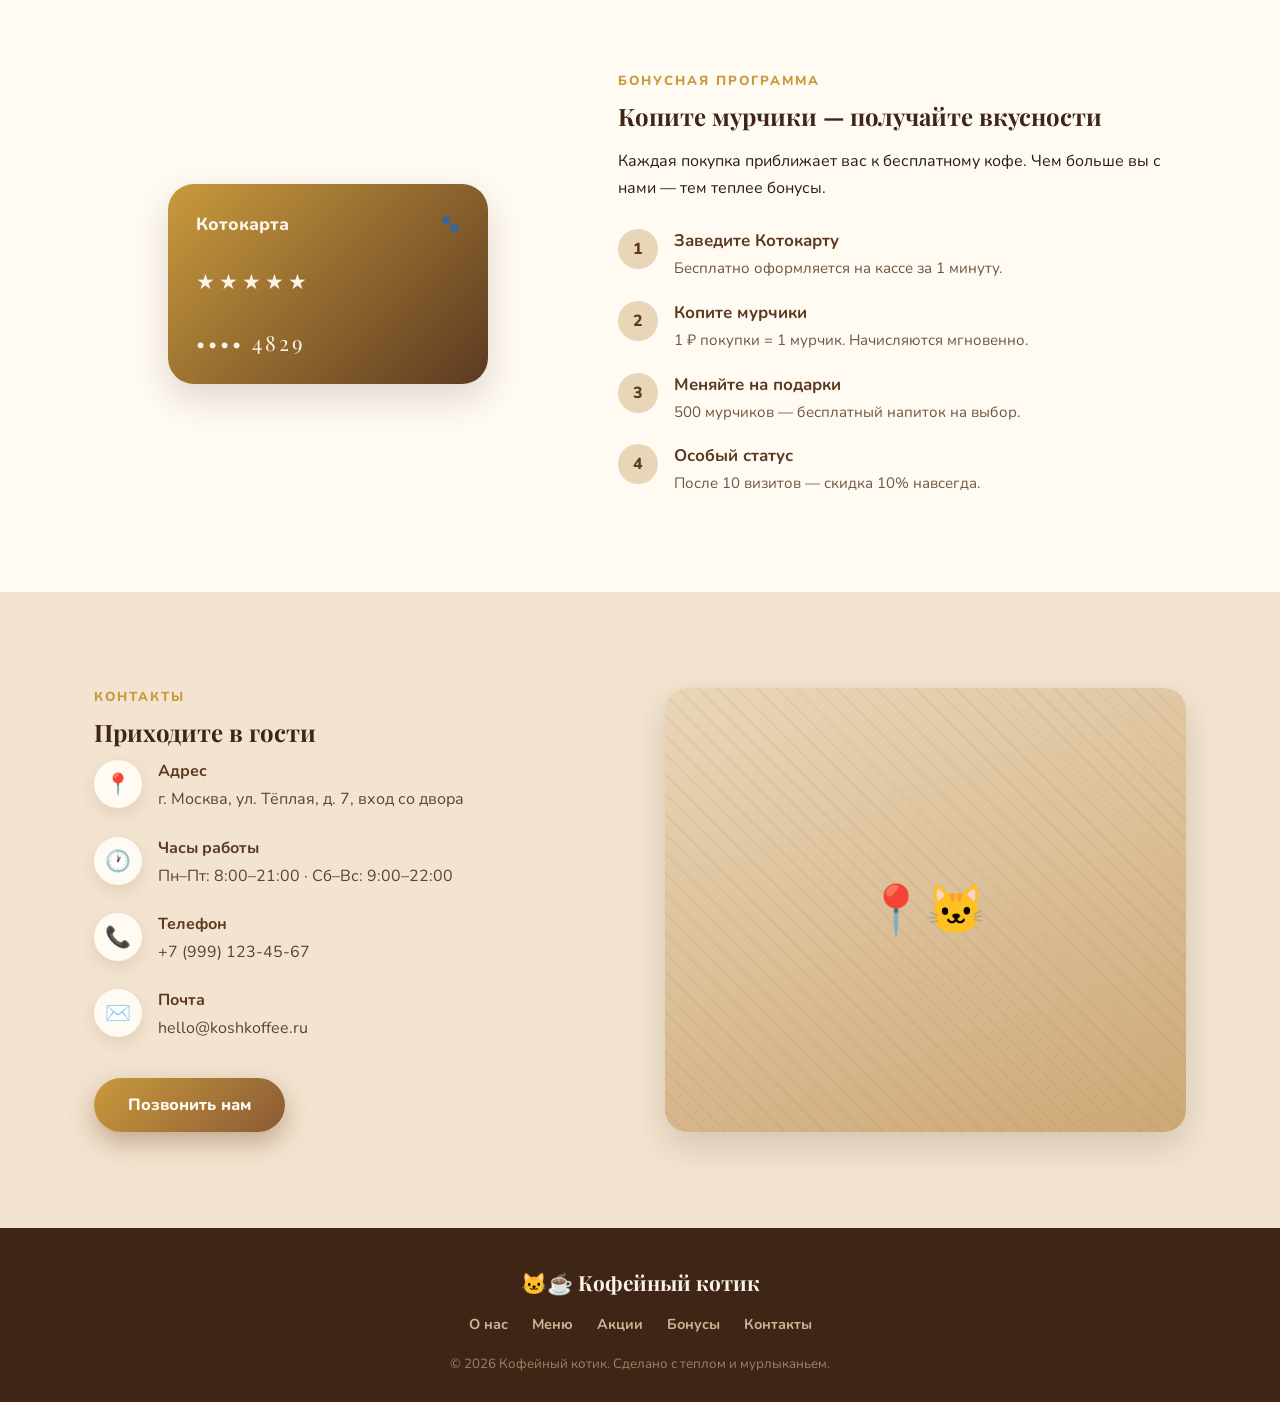
<file: kofeiny-kotik-landing.html>
<!DOCTYPE html>
<html lang="ru">
<head>
<meta charset="UTF-8">
<meta name="viewport" content="width=device-width, initial-scale=1.0">
<title>Кофейный котик — уютная кофейня</title>
<link rel="preconnect" href="https://fonts.googleapis.com">
<link href="https://fonts.googleapis.com/css2?family=Nunito:wght@400;600;700;800&family=Playfair+Display:ital,wght@0,600;0,700;1,600&display=swap" rel="stylesheet">
<style>
  :root{
    --cream:#faf3e8;
    --cream-2:#f2e4d0;
    --beige:#e9d6b8;
    --tan:#cda876;
    --brown:#8a5a36;
    --brown-dark:#5c3a22;
    --coffee:#3e2516;
    --ink:#2c1c12;
    --gold:#c99a3c;
    --white:#fffaf2;
    --shadow: 0 14px 34px rgba(60, 36, 18, 0.16);
    --radius: 22px;
  }
  *{box-sizing:border-box;}
  html{scroll-behavior:smooth;}
  body{
    margin:0;
    font-family:'Nunito', sans-serif;
    color:var(--ink);
    background:var(--cream);
    overflow-x:hidden;
  }
  h1,h2,h3{
    font-family:'Playfair Display', serif;
    margin:0 0 .5em 0;
    color:var(--coffee);
  }
  p{line-height:1.65;}
  a{
    text-decoration:none;
    color:inherit;
    font-family:inherit;
  }
  img{max-width:100%;display:block;}
  .wrap{
    max-width:1140px;
    margin:0 auto;
    padding:0 24px;
  }
  .btn{
    display:inline-flex;
    align-items:center;
    gap:8px;
    padding:16px 34px;
    border-radius:50px;
    font-weight:800;
    font-size:1.02rem;
    border:none;
    cursor:pointer;
    transition:transform .25s ease, box-shadow .25s ease, background .25s ease;
  }
  .btn-primary{
    background:linear-gradient(135deg, var(--gold), var(--brown));
    color:var(--white);
    box-shadow:0 10px 26px rgba(138,90,54,0.45);
  }
  .btn-primary:hover{
    transform:translateY(-3px) scale(1.03);
    box-shadow:0 16px 34px rgba(138,90,54,0.55);
  }
  .btn-ghost{
    background:transparent;
    border:2px solid var(--brown);
    color:var(--brown-dark);
  }
  .btn-ghost:hover{
    background:var(--brown);
    color:var(--white);
    transform:translateY(-2px);
  }

  /* ===== NAV ===== */
  header{
    position:fixed;
    top:0; left:0; right:0;
    z-index:1000;
    background:rgba(250,243,232,0.9);
    backdrop-filter:blur(10px);
    border-bottom:1px solid rgba(138,90,54,0.15);
    transition:box-shadow .3s ease, background .3s ease;
  }
  header.scrolled{
    box-shadow:0 6px 22px rgba(60,36,18,0.12);
    background:rgba(250,243,232,0.98);
  }
  .nav{
    display:flex;
    align-items:center;
    justify-content:space-between;
    padding:14px 24px;
    max-width:1140px;
    margin:0 auto;
  }
  .logo{
    display:flex;
    align-items:center;
    gap:10px;
    font-family:'Playfair Display', serif;
    font-weight:700;
    font-size:1.3rem;
    color:var(--coffee);
  }
  .logo span.icon{
    font-size:1.6rem;
  }
  nav ul{
    list-style:none;
    display:flex;
    gap:28px;
    margin:0;
    padding:0;
  }
  nav ul li a{
    color:var(--brown-dark) !important;
    font-family:'Nunito', sans-serif;
    font-weight:700;
    font-size:.98rem;
    position:relative;
    padding-bottom:4px;
  }
  nav ul li a:visited,
  nav ul li a:active{
    color:var(--brown-dark) !important;
  }
  nav ul li a::after{
    content:"";
    position:absolute;
    left:0; bottom:0;
    width:0%;
    height:2px;
    background:var(--gold);
    transition:width .3s ease;
  }
  nav ul li a:hover::after{width:100%;}
  .nav-cta{display:none;}
  .burger{
    display:none;
    flex-direction:column;
    gap:5px;
    background:none;
    border:none;
    cursor:pointer;
    padding:6px;
  }
  .burger span{
    width:26px; height:3px;
    background:var(--brown-dark);
    border-radius:3px;
    transition:.3s;
  }
  .mobile-menu{
    display:none;
    flex-direction:column;
    gap:0;
    background:var(--cream-2);
    border-top:1px solid rgba(138,90,54,0.15);
  }
  .mobile-menu.open{display:flex;}
  .mobile-menu a{
    padding:16px 24px;
    color:var(--brown-dark) !important;
    font-family:'Nunito', sans-serif;
    font-weight:700;
    border-bottom:1px solid rgba(138,90,54,0.1);
  }
  .mobile-menu a:visited{color:var(--brown-dark) !important;}

  /* ===== HERO ===== */
  .hero{
    position:relative;
    padding:170px 0 110px;
    background:
      radial-gradient(circle at 15% 20%, rgba(201,154,60,0.18), transparent 45%),
      radial-gradient(circle at 85% 80%, rgba(138,90,54,0.18), transparent 50%),
      var(--cream);
    overflow:hidden;
  }
  .hero::before{
    content:"🐾";
    position:absolute;
    font-size:14rem;
    opacity:0.05;
    right:-40px;
    top:-30px;
    transform:rotate(18deg);
  }
  .hero-inner{
    display:flex;
    align-items:center;
    gap:50px;
    flex-wrap:wrap;
  }
  .hero-text{flex:1 1 440px;}
  .hero-badge{
    display:inline-block;
    background:var(--beige);
    color:var(--brown-dark);
    font-weight:700;
    padding:8px 18px;
    border-radius:50px;
    font-size:.88rem;
    margin-bottom:18px;
  }
  .hero h1{
    font-size:clamp(2.2rem, 5vw, 3.4rem);
    line-height:1.12;
    margin-bottom:18px;
  }
  .hero h1 em{
    font-style:italic;
    color:var(--brown);
    position:relative;
  }
  .hero p.lead{
    font-size:1.15rem;
    color:#5a4433;
    max-width:480px;
    margin-bottom:34px;
  }
  .hero-actions{
    display:flex;
    gap:18px;
    flex-wrap:wrap;
  }
  .hero-visual{
    flex:1 1 380px;
    display:flex;
    justify-content:center;
  }
  .cup-card{
    position:relative;
    width:340px;
    max-width:100%;
    aspect-ratio:1/1;
    background:linear-gradient(160deg, var(--beige), var(--tan));
    border-radius:50%;
    display:flex;
    align-items:center;
    justify-content:center;
    box-shadow:var(--shadow);
    animation:float 5s ease-in-out infinite;
  }
  .cup-card .emoji{font-size:7.5rem;}
  @keyframes float{
    0%,100%{transform:translateY(0px);}
    50%{transform:translateY(-16px);}
  }
  .hero-stats{
    display:flex;
    gap:34px;
    margin-top:46px;
    flex-wrap:wrap;
  }
  .hero-stats div{
    text-align:left;
  }
  .hero-stats strong{
    display:block;
    font-family:'Playfair Display', serif;
    font-size:1.7rem;
    color:var(--brown-dark);
  }
  .hero-stats span{
    font-size:.85rem;
    color:#6d5742;
  }

  /* ===== SECTION SHARED ===== */
  section{padding:96px 0;}
  .section-head{
    text-align:center;
    max-width:620px;
    margin:0 auto 56px;
  }
  .eyebrow{
    display:block;
    color:var(--gold);
    font-weight:800;
    letter-spacing:2px;
    text-transform:uppercase;
    font-size:.82rem;
    margin-bottom:10px;
  }
  .section-head h2{font-size:clamp(1.8rem,4vw,2.5rem);}
  .section-head p{color:#6d5742;}

  /* ===== ABOUT ===== */
  .about{background:var(--white);}
  .about-inner{
    display:flex;
    align-items:center;
    gap:56px;
    flex-wrap:wrap;
  }
  .about-visual{
    flex:1 1 360px;
    display:grid;
    grid-template-columns:1fr 1fr;
    gap:18px;
  }
  .about-visual .tile{
    border-radius:var(--radius);
    background:linear-gradient(145deg, var(--cream-2), var(--beige));
    display:flex;
    align-items:center;
    justify-content:center;
    font-size:3.4rem;
    aspect-ratio:1/1;
    box-shadow:0 10px 26px rgba(138,90,54,0.14);
    transition:transform .3s ease;
  }
  .about-visual .tile:hover{transform:translateY(-8px) rotate(-2deg);}
  .about-visual .tile:nth-child(2){margin-top:28px;}
  .about-visual .tile:nth-child(3){margin-top:-28px;}
  .about-text{flex:1 1 420px;}
  .about-text p{color:#5a4433; margin-bottom:16px;}
  .about-list{
    list-style:none;
    padding:0;
    margin:26px 0 0;
    display:flex;
    flex-direction:column;
    gap:14px;
  }
  .about-list li{
    display:flex;
    align-items:center;
    gap:12px;
    font-weight:700;
    color:var(--brown-dark);
  }
  .about-list li .dot{
    width:34px;height:34px;
    border-radius:50%;
    background:var(--beige);
    display:flex;align-items:center;justify-content:center;
    font-size:1.1rem;
    flex-shrink:0;
  }

  /* ===== MENU ===== */
  .menu{background:var(--cream);}
  .menu-grid{
    display:grid;
    grid-template-columns:repeat(3,1fr);
    gap:28px;
  }
  .menu-card{
    background:var(--white);
    border-radius:var(--radius);
    padding:30px 26px;
    box-shadow:0 10px 26px rgba(138,90,54,0.1);
    transition:transform .3s ease, box-shadow .3s ease;
    position:relative;
    overflow:hidden;
  }
  .menu-card::before{
    content:"";
    position:absolute;
    top:-40px; right:-40px;
    width:120px;height:120px;
    background:var(--beige);
    border-radius:50%;
    opacity:0;
    transition:opacity .3s ease, transform .3s ease;
    transform:scale(0.6);
  }
  .menu-card:hover{
    transform:translateY(-10px);
    box-shadow:0 20px 40px rgba(138,90,54,0.22);
  }
  .menu-card:hover::before{opacity:1; transform:scale(1);}
  .menu-emoji{
    font-size:2.6rem;
    margin-bottom:16px;
    display:inline-block;
    transition:transform .3s ease;
  }
  .menu-card:hover .menu-emoji{transform:scale(1.15) rotate(-6deg);}
  .menu-card h3{font-size:1.2rem; margin-bottom:6px;}
  .menu-card p.desc{color:#6d5742; font-size:.92rem; margin-bottom:18px; min-height:48px;}
  .menu-price{
    display:flex;
    align-items:center;
    justify-content:space-between;
  }
  .price-tag{
    font-weight:800;
    color:var(--brown-dark);
    font-size:1.1rem;
  }
  .badge-new{
    background:var(--gold);
    color:var(--white);
    font-size:.72rem;
    font-weight:800;
    padding:4px 10px;
    border-radius:50px;
  }
  .menu-cta{
    text-align:center;
    margin-top:48px;
  }

  /* ===== PROMO ===== */
  .promo{
    background:linear-gradient(160deg, var(--brown-dark), var(--coffee));
    color:var(--cream);
  }
  .promo .section-head h2, .promo .eyebrow{color:var(--cream);}
  .promo .section-head p{color:#d9c3a8;}
  .promo-grid{
    display:grid;
    grid-template-columns:repeat(3,1fr);
    gap:26px;
  }
  .promo-card{
    background:rgba(250,243,232,0.06);
    border:1px solid rgba(250,243,232,0.18);
    border-radius:var(--radius);
    padding:30px;
    transition:transform .3s ease, background .3s ease;
  }
  .promo-card:hover{
    transform:translateY(-8px);
    background:rgba(250,243,232,0.12);
  }
  .promo-tag{
    display:inline-block;
    background:var(--gold);
    color:var(--coffee);
    font-weight:800;
    font-size:.78rem;
    padding:5px 14px;
    border-radius:50px;
    margin-bottom:16px;
  }
  .promo-card h3{color:var(--cream); font-size:1.25rem;}
  .promo-card p{color:#d9c3a8; font-size:.95rem;}

  /* ===== LOYALTY ===== */
  .loyalty{background:var(--white);}
  .loyalty-inner{
    display:flex;
    gap:56px;
    align-items:center;
    flex-wrap:wrap;
  }
  .loyalty-visual{
    flex:1 1 320px;
    display:flex;
    justify-content:center;
  }
  .card-mock{
    width:320px;
    max-width:100%;
    aspect-ratio:1.6/1;
    border-radius:26px;
    background:linear-gradient(135deg, var(--gold), var(--brown-dark));
    padding:28px;
    color:var(--cream);
    display:flex;
    flex-direction:column;
    justify-content:space-between;
    box-shadow:var(--shadow);
    transition:transform .35s ease;
  }
  .card-mock:hover{transform:rotate(-2deg) scale(1.03);}
  .card-mock .top{display:flex; justify-content:space-between; align-items:center;}
  .card-mock .top span:first-child{font-weight:800; font-size:1.1rem;}
  .card-mock .stars{font-size:1.3rem; letter-spacing:4px;}
  .card-mock .num{
    font-family:'Playfair Display', serif;
    font-size:1.3rem;
    letter-spacing:3px;
  }
  .loyalty-text{flex:1 1 420px;}
  .loyalty-steps{
    display:flex;
    flex-direction:column;
    gap:20px;
    margin-top:28px;
  }
  .loyalty-step{
    display:flex;
    gap:16px;
    align-items:flex-start;
  }
  .loyalty-step .num-badge{
    flex-shrink:0;
    width:40px;height:40px;
    border-radius:50%;
    background:var(--beige);
    color:var(--brown-dark);
    font-weight:800;
    display:flex;align-items:center;justify-content:center;
  }
  .loyalty-step h4{margin:0 0 4px; color:var(--brown-dark); font-size:1.05rem;}
  .loyalty-step p{margin:0; color:#6d5742; font-size:.94rem;}

  /* ===== CONTACTS ===== */
  .contacts{
    background:var(--cream-2);
  }
  .contacts-inner{
    display:flex;
    gap:50px;
    flex-wrap:wrap;
  }
  .contact-info{flex:1 1 360px;}
  .contact-row{
    display:flex;
    gap:16px;
    margin-bottom:24px;
  }
  .contact-row .ic{
    flex-shrink:0;
    width:48px;height:48px;
    border-radius:50%;
    background:var(--white);
    display:flex;align-items:center;justify-content:center;
    font-size:1.3rem;
    box-shadow:0 6px 16px rgba(138,90,54,0.15);
  }
  .contact-row h4{margin:0 0 4px; color:var(--brown-dark);}
  .contact-row p{margin:0; color:#5a4433;}
  .map-visual{
    flex:1 1 360px;
    border-radius:var(--radius);
    background:
      repeating-linear-gradient(45deg, rgba(138,90,54,0.07) 0 2px, transparent 2px 14px),
      linear-gradient(160deg, var(--beige), var(--tan));
    min-height:320px;
    display:flex;
    align-items:center;
    justify-content:center;
    box-shadow:var(--shadow);
    position:relative;
  }
  .map-visual .pin{
    font-size:3rem;
    animation:bounce 2.2s ease-in-out infinite;
  }
  @keyframes bounce{
    0%,100%{transform:translateY(0);}
    50%{transform:translateY(-12px);}
  }

  /* ===== FOOTER ===== */
  footer{
    background:var(--coffee);
    color:#cdb295;
    padding:40px 0 28px;
    text-align:center;
  }
  footer .logo{color:var(--cream); justify-content:center;}
  footer .f-links{
    display:flex;
    justify-content:center;
    gap:24px;
    margin:18px 0;
    flex-wrap:wrap;
  }
  footer .f-links a{color:#cdb295; font-weight:700; font-size:.9rem;}
  footer .f-links a:hover{color:var(--gold);}
  footer small{color:#9c8366;}

  /* ===== RESPONSIVE ===== */
  @media (max-width:900px){
    .menu-grid{grid-template-columns:repeat(2,1fr);}
    .promo-grid{grid-template-columns:repeat(2,1fr);}
  }
  @media (max-width:780px){
    nav ul{display:none;}
    .nav-cta{display:none;}
    .burger{display:flex;}
    .hero{padding:140px 0 80px;}
    .hero::before{display:none;}
  }
  @media (max-width:560px){
    .menu-grid{grid-template-columns:1fr;}
    .promo-grid{grid-template-columns:1fr;}
    .about-visual{grid-template-columns:1fr 1fr;}
    section{padding:70px 0;}
    .hero-stats{gap:22px;}
  }
</style>
</head>
<body>

<header id="siteHeader">
  <div class="nav">
    <a href="#top" class="logo"><span class="icon">🐱☕</span> Кофейный котик</a>
    <ul>
      <li><a href="#about">О нас</a></li>
      <li><a href="#menu">Меню</a></li>
      <li><a href="#promo">Акции</a></li>
      <li><a href="#loyalty">Бонусы</a></li>
      <li><a href="#contacts">Контакты</a></li>
    </ul>
    <a href="#contacts" class="btn btn-primary nav-cta">Найти нас</a>
    <button class="burger" id="burgerBtn" aria-label="Меню">
      <span></span><span></span><span></span>
    </button>
  </div>
  <div class="mobile-menu" id="mobileMenu">
    <a href="#about">О нас</a>
    <a href="#menu">Меню</a>
    <a href="#promo">Акции</a>
    <a href="#loyalty">Бонусы</a>
    <a href="#contacts">Контакты</a>
  </div>
</header>

<section class="hero" id="top">
  <div class="wrap hero-inner">
    <div class="hero-text">
      <span class="hero-badge">🐾 Любимая кофейня района</span>
      <h1>Кофе, который<br><em>мурчит</em> от удовольствия</h1>
      <p class="lead">Обжариваем зёрна сами, варим с душой и подаём с тёплой улыбкой — и капелькой кошачьего обаяния. Заходи, у нас уютно.</p>
      <div class="hero-actions">
        <a href="#menu" class="btn btn-primary">Смотреть меню ☕</a>
        <a href="#loyalty" class="btn btn-ghost">Бонусная программа</a>
      </div>
      <div class="hero-stats">
        <div><strong>6+</strong><span>фирменных напитков</span></div>
        <div><strong>4.9★</strong><span>рейтинг гостей</span></div>
        <div><strong>3</strong><span>года с вами</span></div>
      </div>
    </div>
    <div class="hero-visual">
      <div class="cup-card"><span class="emoji">🐈‍⬛</span></div>
    </div>
  </div>
</section>

<section class="about" id="about">
  <div class="wrap about-inner">
    <div class="about-visual">
      <div class="tile">🐾</div>
      <div class="tile">☕</div>
      <div class="tile">🌾</div>
      <div class="tile">🍰</div>
    </div>
    <div class="about-text">
      <span class="eyebrow">О нас</span>
      <h2>Как всё начиналось</h2>
      <p>«Кофейный котик» появился из простой идеи: кофейня должна быть местом, куда хочется возвращаться — как домой, где тебя встречает пушистый компаньон и чашка идеального эспрессо.</p>
      <p>Мы сами обжариваем зёрна небольшими партиями, печём десерты каждое утро и помним, как вы любите свой капучино. За три года мы выросли из маленькой стойки в любимое место целого квартала.</p>
      <ul class="about-list">
        <li><span class="dot">🌱</span> Зёрна от локальных обжарщиков</li>
        <li><span class="dot">🐾</span> Дружелюбная атмосфера для всех</li>
        <li><span class="dot">🧡</span> Десерты собственной выпечки</li>
      </ul>
    </div>
  </div>
</section>

<section class="menu" id="menu">
  <div class="wrap">
    <div class="section-head">
      <span class="eyebrow">Меню</span>
      <h2>Фирменные напитки</h2>
      <p>Шесть напитков, которые любят наши гости больше всего</p>
    </div>
    <div class="menu-grid">

      <div class="menu-card">
        <span class="menu-emoji">🐱</span>
        <h3>Котокапучино</h3>
        <p class="desc">Нежная молочная пенка с рисунком мурлыки и щепоткой корицы.</p>
        <div class="menu-price"><span class="price-tag">320 ₽</span><span class="badge-new">Хит</span></div>
      </div>

      <div class="menu-card">
        <span class="menu-emoji">☕</span>
        <h3>Классический эспрессо</h3>
        <p class="desc">Насыщенный двойной шот из свежеобжаренных зёрен.</p>
        <div class="menu-price"><span class="price-tag">180 ₽</span></div>
      </div>

      <div class="menu-card">
        <span class="menu-emoji">🥥</span>
        <h3>Кокосовый раф</h3>
        <p class="desc">Сливочный раф на кокосовом молоке с ванильной ноткой.</p>
        <div class="menu-price"><span class="price-tag">350 ₽</span></div>
      </div>

      <div class="menu-card">
        <span class="menu-emoji">🍯</span>
        <h3>Медовый флэт уайт</h3>
        <p class="desc">Бархатистый флэт уайт с мёдом и щепоткой мускатного ореха.</p>
        <div class="menu-price"><span class="price-tag">340 ₽</span></div>
      </div>

      <div class="menu-card">
        <span class="menu-emoji">🍫</span>
        <h3>Мокко «Шоколадная лапка»</h3>
        <p class="desc">Эспрессо, бельгийский шоколад и взбитые сливки сверху.</p>
        <div class="menu-price"><span class="price-tag">370 ₽</span><span class="badge-new">Новинка</span></div>
      </div>

      <div class="menu-card">
        <span class="menu-emoji">🧊</span>
        <h3>Айс-латте «Мурлыка»</h3>
        <p class="desc">Освежающий холодный латте с ванильным сиропом и льдом.</p>
        <div class="menu-price"><span class="price-tag">330 ₽</span></div>
      </div>

    </div>
    <div class="menu-cta">
      <a href="#contacts" class="btn btn-primary">Заказать онлайн</a>
    </div>
  </div>
</section>

<section class="promo" id="promo">
  <div class="wrap">
    <div class="section-head">
      <span class="eyebrow">Акции</span>
      <h2>Актуальные предложения</h2>
      <p>Ловите тёплые скидки, пока они горячие</p>
    </div>
    <div class="promo-grid">

      <div class="promo-card">
        <span class="promo-tag">−20%</span>
        <h3>Утренний мур-час</h3>
        <p>Скидка 20% на все напитки с 8:00 до 10:00 по будням. Идеально, чтобы начать день мягко.</p>
      </div>

      <div class="promo-card">
        <span class="promo-tag">2 по цене 1</span>
        <h3>Вторник с другом</h3>
        <p>Каждый вторник — второй напиток из меню бесплатно при заказе любого десерта.</p>
      </div>

      <div class="promo-card">
        <span class="promo-tag">−15%</span>
        <h3>Студенческая скидка</h3>
        <p>Предъяви студенческий билет и получи скидку 15% на всё меню в любой день.</p>
      </div>

    </div>
  </div>
</section>

<section class="loyalty" id="loyalty">
  <div class="wrap loyalty-inner">
    <div class="loyalty-visual">
      <div class="card-mock">
        <div class="top"><span>Котокарта</span><span>🐾</span></div>
        <div class="stars">★★★★★</div>
        <div class="num">•••• 4829</div>
      </div>
    </div>
    <div class="loyalty-text">
      <span class="eyebrow">Бонусная программа</span>
      <h2>Копите мурчики — получайте вкусности</h2>
      <p>Каждая покупка приближает вас к бесплатному кофе. Чем больше вы с нами — тем теплее бонусы.</p>
      <div class="loyalty-steps">
        <div class="loyalty-step">
          <span class="num-badge">1</span>
          <div><h4>Заведите Котокарту</h4><p>Бесплатно оформляется на кассе за 1 минуту.</p></div>
        </div>
        <div class="loyalty-step">
          <span class="num-badge">2</span>
          <div><h4>Копите мурчики</h4><p>1 ₽ покупки = 1 мурчик. Начисляются мгновенно.</p></div>
        </div>
        <div class="loyalty-step">
          <span class="num-badge">3</span>
          <div><h4>Меняйте на подарки</h4><p>500 мурчиков — бесплатный напиток на выбор.</p></div>
        </div>
        <div class="loyalty-step">
          <span class="num-badge">4</span>
          <div><h4>Особый статус</h4><p>После 10 визитов — скидка 10% навсегда.</p></div>
        </div>
      </div>
    </div>
  </div>
</section>

<section class="contacts" id="contacts">
  <div class="wrap contacts-inner">
    <div class="contact-info">
      <span class="eyebrow">Контакты</span>
      <h2>Приходите в гости</h2>
      <div class="contact-row">
        <span class="ic">📍</span>
        <div><h4>Адрес</h4><p>г. Москва, ул. Тёплая, д. 7, вход со двора</p></div>
      </div>
      <div class="contact-row">
        <span class="ic">🕐</span>
        <div><h4>Часы работы</h4><p>Пн–Пт: 8:00–21:00 · Сб–Вс: 9:00–22:00</p></div>
      </div>
      <div class="contact-row">
        <span class="ic">📞</span>
        <div><h4>Телефон</h4><p>+7 (999) 123-45-67</p></div>
      </div>
      <div class="contact-row">
        <span class="ic">✉️</span>
        <div><h4>Почта</h4><p>hello@koshkoffee.ru</p></div>
      </div>
      <a href="tel:+79991234567" class="btn btn-primary" style="margin-top:12px;">Позвонить нам</a>
    </div>
    <div class="map-visual">
      <span class="pin">📍🐱</span>
    </div>
  </div>
</section>

<footer>
  <div class="wrap">
    <a href="#top" class="logo">🐱☕ Кофейный котик</a>
    <div class="f-links">
      <a href="#about">О нас</a>
      <a href="#menu">Меню</a>
      <a href="#promo">Акции</a>
      <a href="#loyalty">Бонусы</a>
      <a href="#contacts">Контакты</a>
    </div>
    <small>© 2026 Кофейный котик. Сделано с теплом и мурлыканьем.</small>
  </div>
</footer>

<script>
  const header = document.getElementById('siteHeader');
  window.addEventListener('scroll', () => {
    header.classList.toggle('scrolled', window.scrollY > 20);
  });

  const burger = document.getElementById('burgerBtn');
  const mobileMenu = document.getElementById('mobileMenu');
  burger.addEventListener('click', () => {
    mobileMenu.classList.toggle('open');
  });
  mobileMenu.querySelectorAll('a').forEach(a => {
    a.addEventListener('click', () => mobileMenu.classList.remove('open'));
  });
</script>

</body>
</html>
</file>
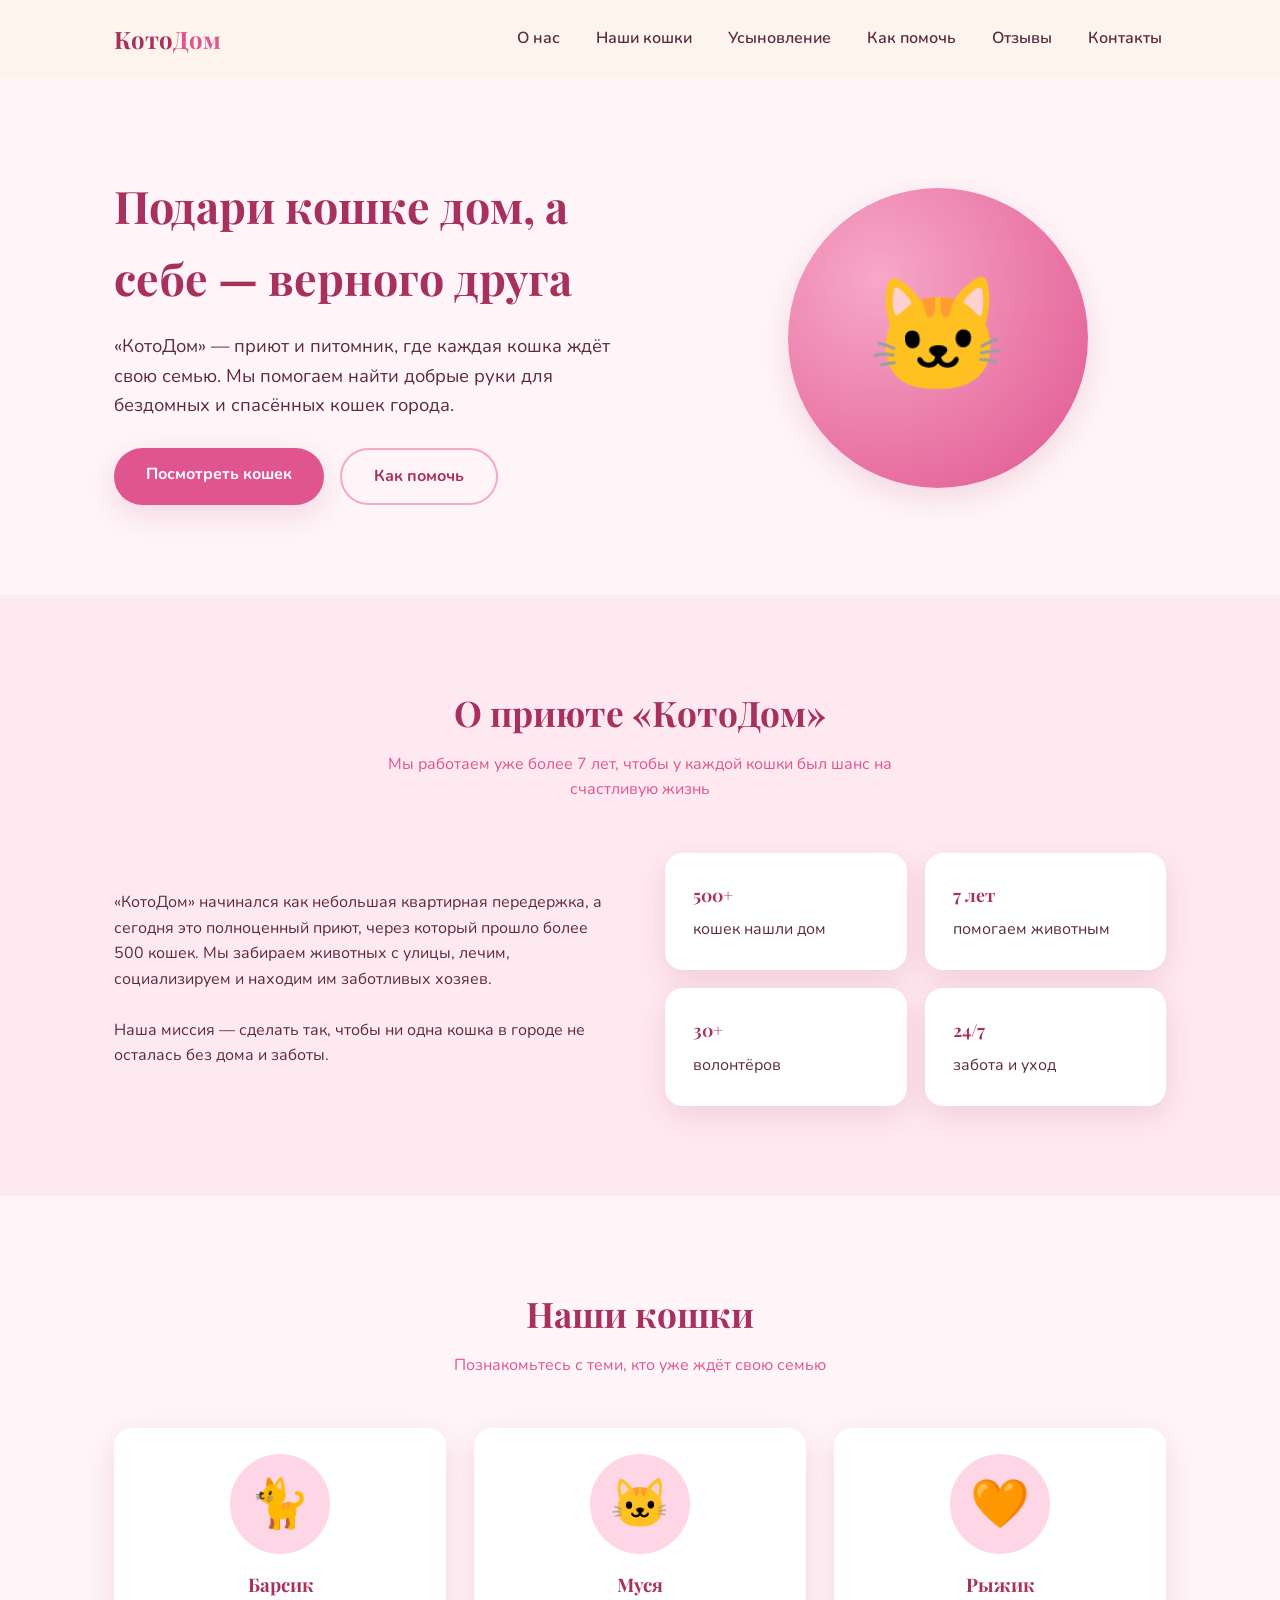
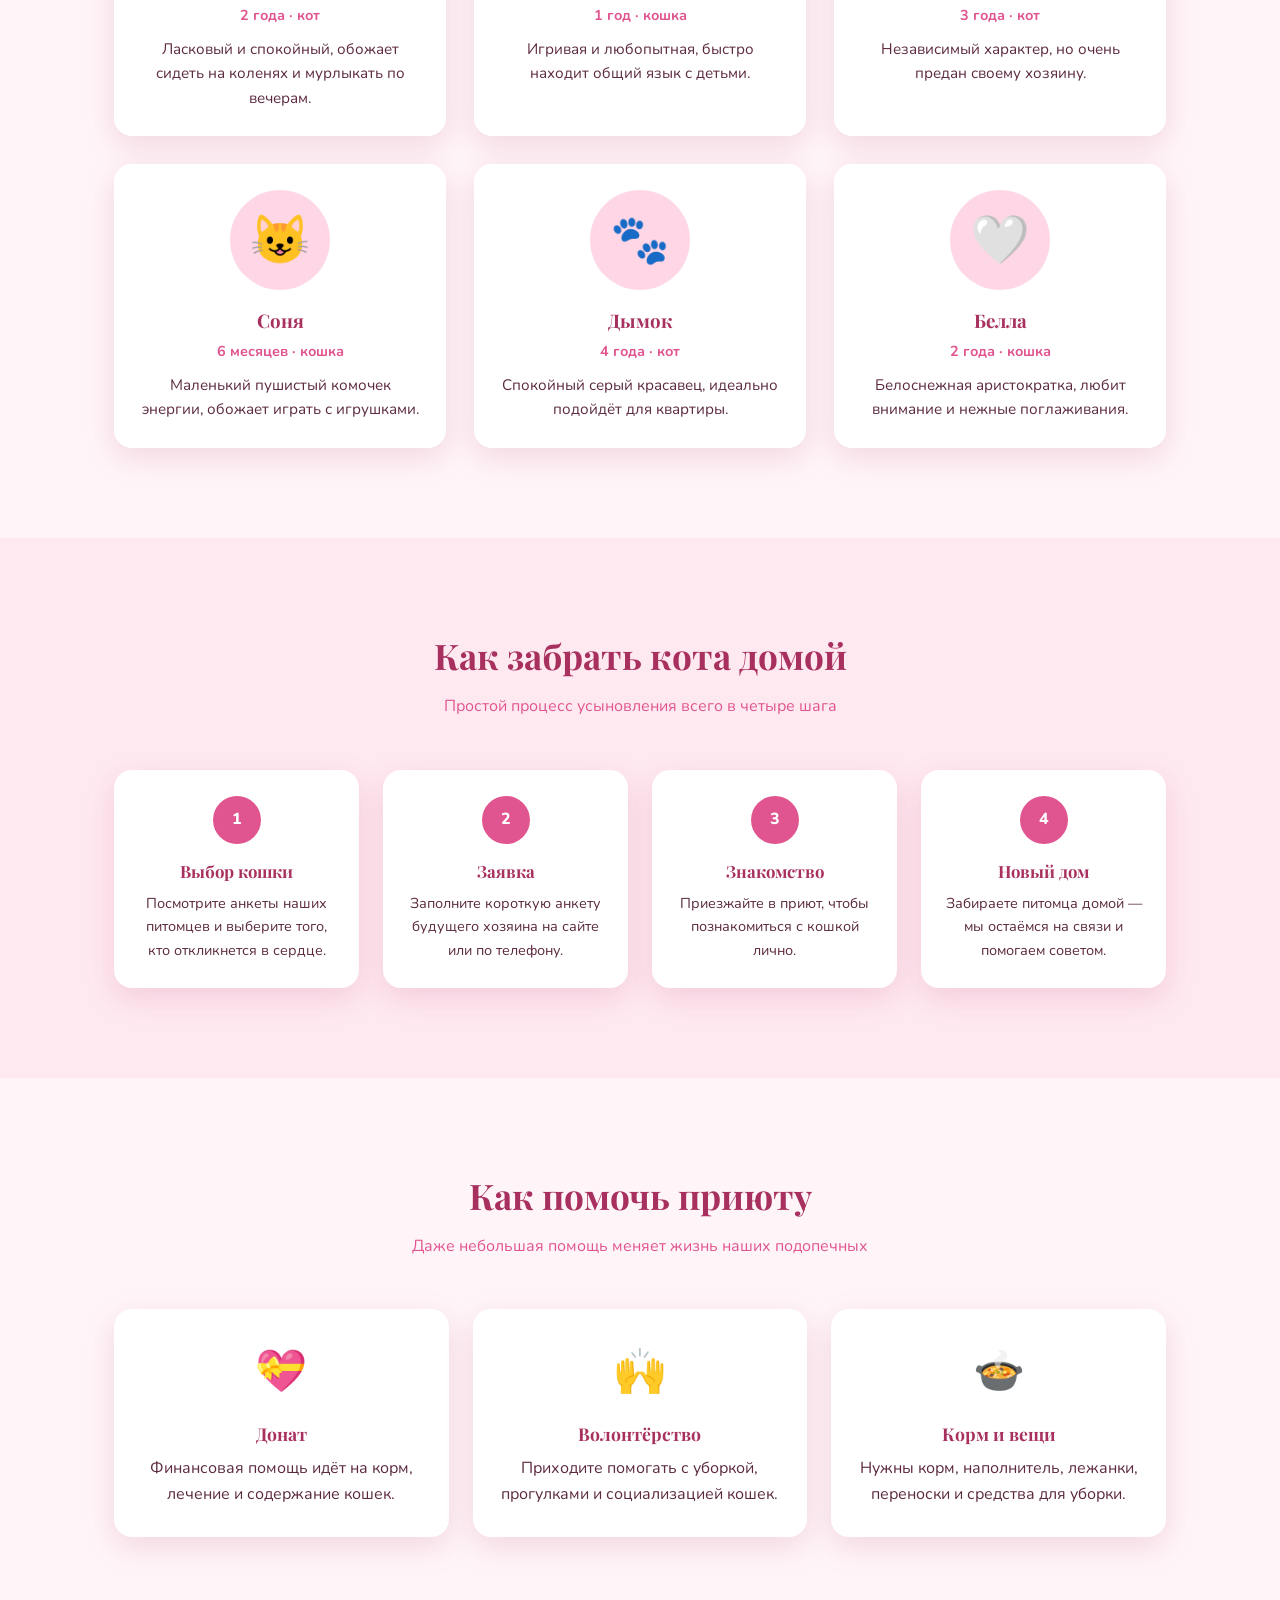
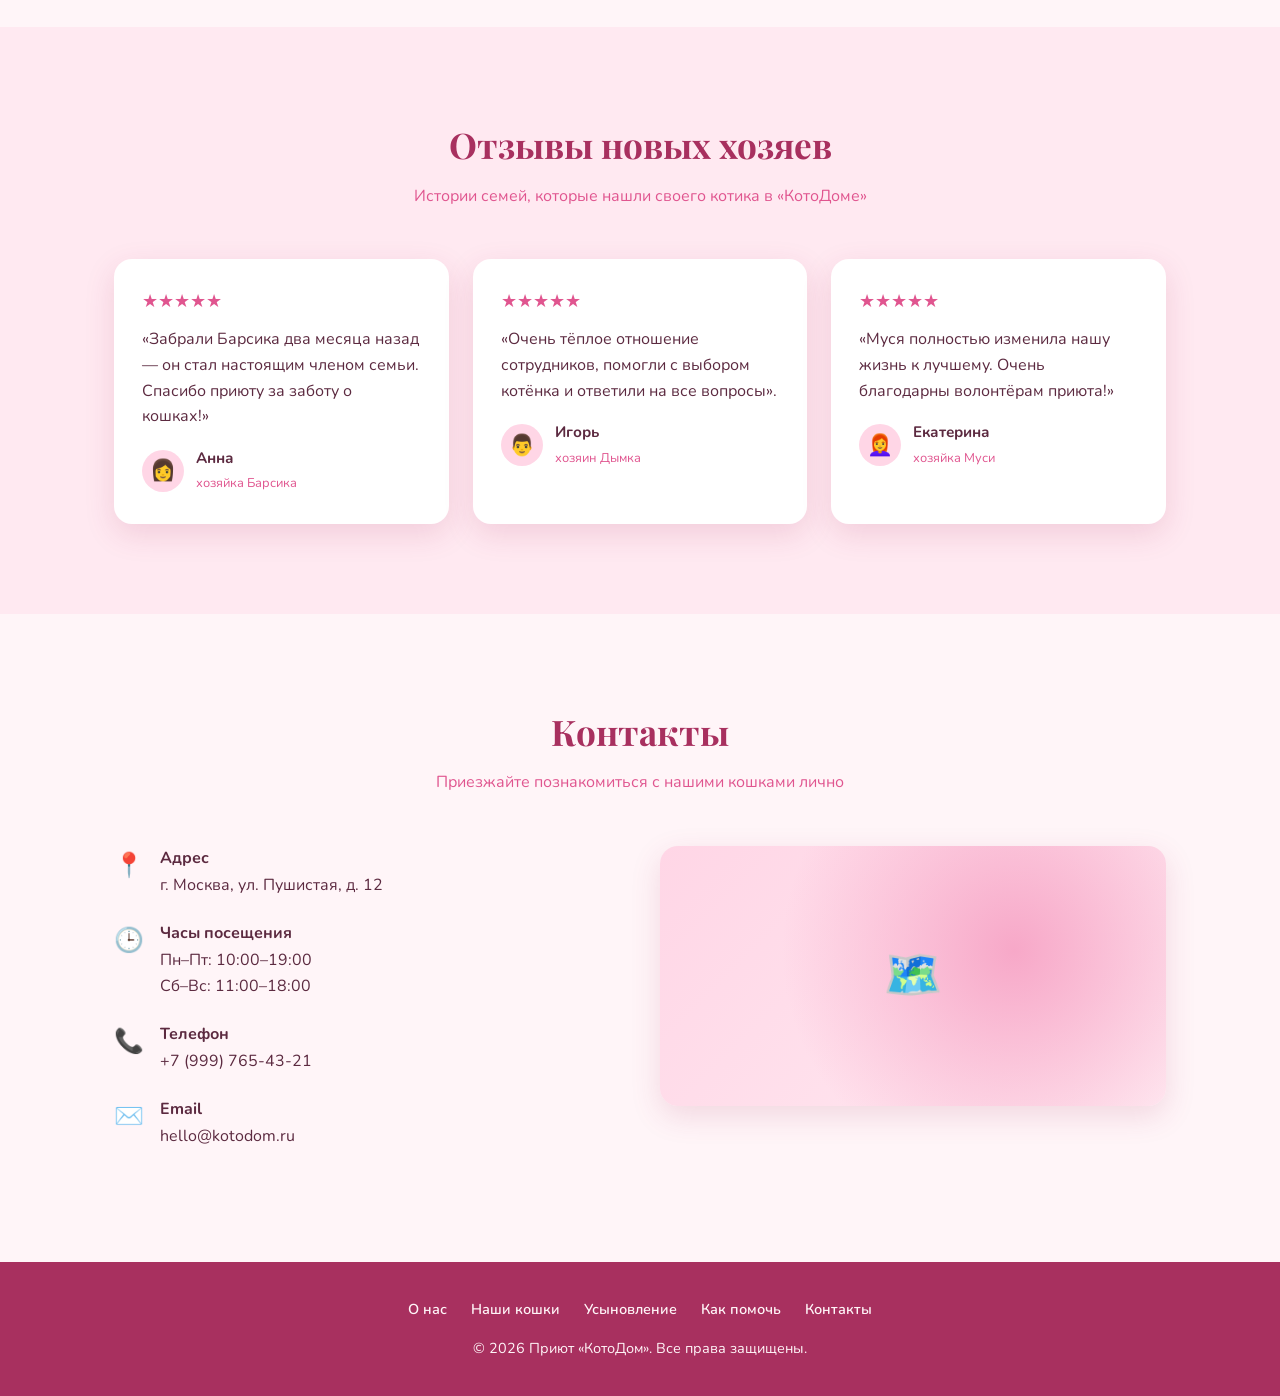
<file: kotodom-landing-pink.html>
<!DOCTYPE html>
<html lang="ru">
<head>
<meta charset="UTF-8">
<meta name="viewport" content="width=device-width, initial-scale=1.0">
<title>КотоДом — питомник и приют для кошек</title>
<link rel="preconnect" href="https://fonts.googleapis.com">
<link rel="preconnect" href="https://fonts.gstatic.com" crossorigin>
<link href="https://fonts.googleapis.com/css2?family=Nunito:wght@400;600;700;800&family=Playfair+Display:wght@600;700&display=swap" rel="stylesheet">
<style>
  :root{
    --cream:#fff5f8;
    --cream-2:#ffe9f1;
    --beige:#ffd6e6;
    --tan:#f7a8c8;
    --brown:#e0558f;
    --brown-dark:#a8305f;
    --ink:#5c2a40;
    --white:#ffffff;
    --shadow: 0 10px 30px rgba(168,48,95,0.15);
    --radius: 18px;
  }

  *{box-sizing:border-box; margin:0; padding:0;}

  html{scroll-behavior:smooth;}

  body{
    font-family:'Nunito', sans-serif;
    background:var(--cream);
    color:var(--ink);
    line-height:1.6;
    overflow-x:hidden;
  }

  h1,h2,h3{font-family:'Playfair Display', serif; color:var(--brown-dark);}

  img, svg{max-width:100%; display:block;}

  a{text-decoration:none; color:inherit;}

  ul{list-style:none;}

  .container{
    max-width:1100px;
    margin:0 auto;
    padding:0 24px;
  }

  section{padding:90px 0; scroll-margin-top:90px;}

  .btn{
    display:inline-block;
    padding:14px 32px;
    min-height:44px;
    border-radius:50px;
    font-weight:700;
    font-size:1rem;
    border:none;
    cursor:pointer;
    transition:transform .25s ease, box-shadow .25s ease, background .25s ease;
  }

  .btn-primary{
    background:var(--brown);
    color:var(--white);
    box-shadow:var(--shadow);
  }
  .btn-primary:hover{
    transform:translateY(-3px);
    box-shadow:0 14px 34px rgba(168,48,95,0.3);
    background:var(--brown-dark);
  }

  .btn-ghost{
    background:transparent;
    color:var(--brown-dark);
    border:2px solid var(--tan);
  }
  .btn-ghost:hover{
    background:var(--beige);
    transform:translateY(-3px);
  }

  /* Header */
  header{
    position:fixed;
    top:0; left:0; right:0;
    z-index:1000;
    background:rgba(253,246,236,0.9);
    backdrop-filter:blur(8px);
    transition:box-shadow .3s ease, padding .3s ease;
    padding:18px 0;
  }
  header.scrolled{
    box-shadow:0 6px 20px rgba(168,48,95,0.12);
    padding:10px 0;
  }

  .nav-inner{
    display:flex;
    align-items:center;
    justify-content:space-between;
  }

  .logo{
    font-family:'Playfair Display', serif;
    font-size:1.5rem;
    font-weight:700;
    color:var(--brown-dark);
  }
  .logo span{color:var(--brown);}

  .nav-links{
    display:flex;
    gap:28px;
  }
  .nav-links a{
    font-weight:600;
    padding:8px 4px;
    position:relative;
    transition:color .2s ease;
  }
  .nav-links a::after{
    content:'';
    position:absolute;
    left:0; bottom:0;
    width:0; height:2px;
    background:var(--brown);
    transition:width .25s ease;
  }
  .nav-links a:hover{color:var(--brown-dark);}
  .nav-links a:hover::after{width:100%;}

  .burger{
    display:none;
    flex-direction:column;
    justify-content:center;
    align-items:center;
    gap:5px;
    width:44px;
    height:44px;
    background:transparent;
    border:none;
    cursor:pointer;
  }
  .burger span{
    display:block;
    width:26px;
    height:3px;
    background:var(--brown-dark);
    border-radius:2px;
    transition:transform .3s ease, opacity .3s ease;
  }
  .burger.open span:nth-child(1){transform:translateY(8px) rotate(45deg);}
  .burger.open span:nth-child(2){opacity:0;}
  .burger.open span:nth-child(3){transform:translateY(-8px) rotate(-45deg);}

  .mobile-menu{
    display:none;
    flex-direction:column;
    gap:4px;
    background:var(--cream-2);
    border-radius:0 0 18px 18px;
    overflow:hidden;
    max-height:0;
    transition:max-height .35s ease;
  }
  .mobile-menu.open{max-height:400px;}
  .mobile-menu a{
    padding:16px 24px;
    font-weight:700;
    border-top:1px solid var(--beige);
  }

  /* Hero */
  .hero{
    padding-top:170px;
    padding-bottom:90px;
    display:flex;
    align-items:center;
    gap:40px;
    flex-wrap:wrap;
  }
  .hero-text{flex:1 1 420px;}
  .hero-text h1{font-size:2.8rem; margin-bottom:18px;}
  .hero-text p{font-size:1.15rem; margin-bottom:28px; max-width:520px;}
  .hero-buttons{display:flex; gap:16px; flex-wrap:wrap;}

  .hero-visual{
    flex:1 1 320px;
    display:flex;
    justify-content:center;
  }
  .hero-circle{
    width:300px; height:300px;
    border-radius:50%;
    background:radial-gradient(circle at 30% 30%, var(--tan), var(--brown));
    display:flex;
    align-items:center;
    justify-content:center;
    font-size:7rem;
    box-shadow:var(--shadow);
    animation:float 4s ease-in-out infinite;
  }
  @keyframes float{
    0%,100%{transform:translateY(0);}
    50%{transform:translateY(-18px);}
  }

  /* About */
  .about{background:var(--cream-2);}
  .about-grid{
    display:grid;
    grid-template-columns:1fr 1fr;
    gap:50px;
    align-items:center;
  }
  .about-card{
    background:var(--white);
    padding:28px;
    border-radius:var(--radius);
    box-shadow:var(--shadow);
  }
  .about-card h3{margin-bottom:8px; font-size:1.1rem;}

  .section-title{text-align:center; margin-bottom:50px;}
  .section-title h2{font-size:2.2rem; margin-bottom:10px;}
  .section-title p{color:var(--brown); max-width:560px; margin:0 auto;}

  /* Cats */
  .cats-grid{
    display:grid;
    grid-template-columns:repeat(3, 1fr);
    gap:28px;
  }
  .cat-card{
    background:var(--white);
    border-radius:var(--radius);
    padding:26px;
    text-align:center;
    box-shadow:var(--shadow);
    transition:transform .3s ease, box-shadow .3s ease;
  }
  .cat-card:hover{
    transform:translateY(-8px);
    box-shadow:0 18px 40px rgba(168,48,95,0.25);
  }
  .cat-avatar{
    width:100px; height:100px;
    margin:0 auto 16px;
    border-radius:50%;
    background:var(--beige);
    display:flex;
    align-items:center;
    justify-content:center;
    font-size:3rem;
  }
  .cat-card h3{margin-bottom:4px;}
  .cat-age{color:var(--brown); font-weight:700; font-size:.9rem; margin-bottom:10px;}
  .cat-card p{font-size:.95rem;}

  /* Adoption steps */
  .steps{background:var(--cream-2);}
  .steps-grid{
    display:grid;
    grid-template-columns:repeat(4, 1fr);
    gap:24px;
  }
  .step{
    background:var(--white);
    border-radius:var(--radius);
    padding:26px 20px;
    text-align:center;
    box-shadow:var(--shadow);
  }
  .step-num{
    width:48px; height:48px;
    border-radius:50%;
    background:var(--brown);
    color:var(--white);
    display:flex;
    align-items:center;
    justify-content:center;
    font-weight:800;
    margin:0 auto 14px;
  }
  .step h3{font-size:1.05rem; margin-bottom:8px;}
  .step p{font-size:.9rem;}

  /* Help */
  .help-grid{
    display:grid;
    grid-template-columns:repeat(3, 1fr);
    gap:24px;
  }
  .help-card{
    background:var(--white);
    border-radius:var(--radius);
    padding:30px 24px;
    box-shadow:var(--shadow);
    text-align:center;
    transition:transform .3s ease;
  }
  .help-card:hover{transform:translateY(-6px);}
  .help-icon{font-size:2.6rem; margin-bottom:14px;}
  .help-card h3{font-size:1.1rem; margin-bottom:8px;}

  /* Reviews */
  .reviews{background:var(--cream-2);}
  .reviews-grid{
    display:grid;
    grid-template-columns:repeat(3, 1fr);
    gap:24px;
  }
  .review-card{
    background:var(--white);
    border-radius:var(--radius);
    padding:28px;
    box-shadow:var(--shadow);
  }
  .review-stars{color:var(--brown); margin-bottom:12px; font-size:1.1rem;}
  .review-author{
    display:flex;
    align-items:center;
    gap:12px;
    margin-top:16px;
  }
  .review-avatar{
    width:42px; height:42px;
    border-radius:50%;
    background:var(--beige);
    display:flex;
    align-items:center;
    justify-content:center;
    font-size:1.3rem;
  }
  .review-author strong{display:block; font-size:.95rem;}
  .review-author span{font-size:.8rem; color:var(--brown);}

  /* Contacts */
  .contacts-grid{
    display:grid;
    grid-template-columns:1fr 1fr;
    gap:40px;
    align-items:start;
  }
  .contact-row{
    display:flex;
    gap:16px;
    margin-bottom:22px;
    align-items:flex-start;
  }
  .contact-icon{font-size:1.5rem;}
  .contact-row h4{margin-bottom:2px;}
  .map-visual{
    height:260px;
    border-radius:var(--radius);
    background:
      radial-gradient(circle at 70% 40%, var(--tan) 0, transparent 60%),
      linear-gradient(135deg, var(--beige), var(--cream-2));
    box-shadow:var(--shadow);
    display:flex;
    align-items:center;
    justify-content:center;
    font-size:3rem;
  }

  footer{
    background:var(--brown-dark);
    color:var(--cream);
    text-align:center;
    padding:36px 0;
    font-size:.9rem;
  }
  footer .footer-links{
    display:flex;
    justify-content:center;
    gap:24px;
    margin-bottom:16px;
    flex-wrap:wrap;
  }
  footer a{font-weight:600;}
  footer a:hover{color:var(--tan);}

  /* Responsive */
  @media (max-width:1024px){
    .cats-grid{grid-template-columns:repeat(2, 1fr);}
    .steps-grid{grid-template-columns:repeat(2, 1fr);}
    .help-grid, .reviews-grid{grid-template-columns:repeat(2, 1fr);}
  }

  @media (max-width:768px){
    .nav-links{display:none;}
    .burger{display:flex;}
    .about-grid, .contacts-grid{grid-template-columns:1fr;}
    .hero{padding-top:150px; text-align:center; justify-content:center;}
    .hero-buttons{justify-content:center;}
    .hero-text p{margin-left:auto; margin-right:auto;}
  }

  @media (max-width:480px){
    section{padding:60px 0;}
    .hero-text h1{font-size:2.1rem;}
    .cats-grid, .steps-grid, .help-grid, .reviews-grid{grid-template-columns:1fr;}
    .hero-circle{width:220px; height:220px; font-size:5rem;}
  }
</style>
</head>
<body>

<header id="site-header">
  <div class="container nav-inner">
    <a href="#top" class="logo">Кото<span>Дом</span></a>
    <nav class="nav-links" aria-label="Основная навигация">
      <a href="#about">О нас</a>
      <a href="#cats">Наши кошки</a>
      <a href="#adoption">Усыновление</a>
      <a href="#help">Как помочь</a>
      <a href="#reviews">Отзывы</a>
      <a href="#contacts">Контакты</a>
    </nav>
    <button class="burger" id="burger" aria-label="Открыть меню" aria-expanded="false">
      <span></span><span></span><span></span>
    </button>
  </div>
  <nav class="mobile-menu" id="mobileMenu" aria-label="Мобильная навигация">
    <a href="#about">О нас</a>
    <a href="#cats">Наши кошки</a>
    <a href="#adoption">Усыновление</a>
    <a href="#help">Как помочь</a>
    <a href="#reviews">Отзывы</a>
    <a href="#contacts">Контакты</a>
  </nav>
</header>

<main>

  <!-- Hero -->
  <section class="hero" id="top">
    <div class="container" style="display:flex; align-items:center; gap:40px; flex-wrap:wrap;">
      <div class="hero-text">
        <h1>Подари кошке дом, а себе — верного друга</h1>
        <p>«КотоДом» — приют и питомник, где каждая кошка ждёт свою семью. Мы помогаем найти добрые руки для бездомных и спасённых кошек города.</p>
        <div class="hero-buttons">
          <a href="#cats" class="btn btn-primary">Посмотреть кошек</a>
          <a href="#help" class="btn btn-ghost">Как помочь</a>
        </div>
      </div>
      <div class="hero-visual">
        <div class="hero-circle" role="img" aria-label="Иллюстрация кота">🐱</div>
      </div>
    </div>
  </section>

  <!-- About -->
  <section class="about" id="about">
    <div class="container">
      <div class="section-title">
        <h2>О приюте «КотоДом»</h2>
        <p>Мы работаем уже более 7 лет, чтобы у каждой кошки был шанс на счастливую жизнь</p>
      </div>
      <div class="about-grid">
        <div>
          <p>«КотоДом» начинался как небольшая квартирная передержка, а сегодня это полноценный приют, через который прошло более 500 кошек. Мы забираем животных с улицы, лечим, социализируем и находим им заботливых хозяев.</p>
          <br>
          <p>Наша миссия — сделать так, чтобы ни одна кошка в городе не осталась без дома и заботы.</p>
        </div>
        <div style="display:grid; grid-template-columns:1fr 1fr; gap:18px;">
          <div class="about-card">
            <h3>500+</h3>
            <p>кошек нашли дом</p>
          </div>
          <div class="about-card">
            <h3>7 лет</h3>
            <p>помогаем животным</p>
          </div>
          <div class="about-card">
            <h3>30+</h3>
            <p>волонтёров</p>
          </div>
          <div class="about-card">
            <h3>24/7</h3>
            <p>забота и уход</p>
          </div>
        </div>
      </div>
    </div>
  </section>

  <!-- Cats -->
  <section id="cats">
    <div class="container">
      <div class="section-title">
        <h2>Наши кошки</h2>
        <p>Познакомьтесь с теми, кто уже ждёт свою семью</p>
      </div>
      <div class="cats-grid">
        <div class="cat-card">
          <div class="cat-avatar" role="img" aria-label="Кот Барсик">🐈</div>
          <h3>Барсик</h3>
          <div class="cat-age">2 года · кот</div>
          <p>Ласковый и спокойный, обожает сидеть на коленях и мурлыкать по вечерам.</p>
        </div>
        <div class="cat-card">
          <div class="cat-avatar" role="img" aria-label="Кошка Муся">🐱</div>
          <h3>Муся</h3>
          <div class="cat-age">1 год · кошка</div>
          <p>Игривая и любопытная, быстро находит общий язык с детьми.</p>
        </div>
        <div class="cat-card">
          <div class="cat-avatar" role="img" aria-label="Кот Рыжик">🧡</div>
          <h3>Рыжик</h3>
          <div class="cat-age">3 года · кот</div>
          <p>Независимый характер, но очень предан своему хозяину.</p>
        </div>
        <div class="cat-card">
          <div class="cat-avatar" role="img" aria-label="Кошка Соня">😺</div>
          <h3>Соня</h3>
          <div class="cat-age">6 месяцев · кошка</div>
          <p>Маленький пушистый комочек энергии, обожает играть с игрушками.</p>
        </div>
        <div class="cat-card">
          <div class="cat-avatar" role="img" aria-label="Кот Дымок">🐾</div>
          <h3>Дымок</h3>
          <div class="cat-age">4 года · кот</div>
          <p>Спокойный серый красавец, идеально подойдёт для квартиры.</p>
        </div>
        <div class="cat-card">
          <div class="cat-avatar" role="img" aria-label="Кошка Белла">🤍</div>
          <h3>Белла</h3>
          <div class="cat-age">2 года · кошка</div>
          <p>Белоснежная аристократка, любит внимание и нежные поглаживания.</p>
        </div>
      </div>
    </div>
  </section>

  <!-- Adoption steps -->
  <section class="steps" id="adoption">
    <div class="container">
      <div class="section-title">
        <h2>Как забрать кота домой</h2>
        <p>Простой процесс усыновления всего в четыре шага</p>
      </div>
      <div class="steps-grid">
        <div class="step">
          <div class="step-num">1</div>
          <h3>Выбор кошки</h3>
          <p>Посмотрите анкеты наших питомцев и выберите того, кто откликнется в сердце.</p>
        </div>
        <div class="step">
          <div class="step-num">2</div>
          <h3>Заявка</h3>
          <p>Заполните короткую анкету будущего хозяина на сайте или по телефону.</p>
        </div>
        <div class="step">
          <div class="step-num">3</div>
          <h3>Знакомство</h3>
          <p>Приезжайте в приют, чтобы познакомиться с кошкой лично.</p>
        </div>
        <div class="step">
          <div class="step-num">4</div>
          <h3>Новый дом</h3>
          <p>Забираете питомца домой — мы остаёмся на связи и помогаем советом.</p>
        </div>
      </div>
    </div>
  </section>

  <!-- Help -->
  <section id="help">
    <div class="container">
      <div class="section-title">
        <h2>Как помочь приюту</h2>
        <p>Даже небольшая помощь меняет жизнь наших подопечных</p>
      </div>
      <div class="help-grid">
        <div class="help-card">
          <div class="help-icon">💝</div>
          <h3>Донат</h3>
          <p>Финансовая помощь идёт на корм, лечение и содержание кошек.</p>
        </div>
        <div class="help-card">
          <div class="help-icon">🙌</div>
          <h3>Волонтёрство</h3>
          <p>Приходите помогать с уборкой, прогулками и социализацией кошек.</p>
        </div>
        <div class="help-card">
          <div class="help-icon">🍲</div>
          <h3>Корм и вещи</h3>
          <p>Нужны корм, наполнитель, лежанки, переноски и средства для уборки.</p>
        </div>
      </div>
    </div>
  </section>

  <!-- Reviews -->
  <section class="reviews" id="reviews">
    <div class="container">
      <div class="section-title">
        <h2>Отзывы новых хозяев</h2>
        <p>Истории семей, которые нашли своего котика в «КотоДоме»</p>
      </div>
      <div class="reviews-grid">
        <div class="review-card">
          <div class="review-stars">★★★★★</div>
          <p>«Забрали Барсика два месяца назад — он стал настоящим членом семьи. Спасибо приюту за заботу о кошках!»</p>
          <div class="review-author">
            <div class="review-avatar">👩</div>
            <div><strong>Анна</strong><span>хозяйка Барсика</span></div>
          </div>
        </div>
        <div class="review-card">
          <div class="review-stars">★★★★★</div>
          <p>«Очень тёплое отношение сотрудников, помогли с выбором котёнка и ответили на все вопросы».</p>
          <div class="review-author">
            <div class="review-avatar">👨</div>
            <div><strong>Игорь</strong><span>хозяин Дымка</span></div>
          </div>
        </div>
        <div class="review-card">
          <div class="review-stars">★★★★★</div>
          <p>«Муся полностью изменила нашу жизнь к лучшему. Очень благодарны волонтёрам приюта!»</p>
          <div class="review-author">
            <div class="review-avatar">👩‍🦰</div>
            <div><strong>Екатерина</strong><span>хозяйка Муси</span></div>
          </div>
        </div>
      </div>
    </div>
  </section>

  <!-- Contacts -->
  <section id="contacts">
    <div class="container">
      <div class="section-title">
        <h2>Контакты</h2>
        <p>Приезжайте познакомиться с нашими кошками лично</p>
      </div>
      <div class="contacts-grid">
        <div>
          <div class="contact-row">
            <div class="contact-icon">📍</div>
            <div>
              <h4>Адрес</h4>
              <p>г. Москва, ул. Пушистая, д. 12</p>
            </div>
          </div>
          <div class="contact-row">
            <div class="contact-icon">🕒</div>
            <div>
              <h4>Часы посещения</h4>
              <p>Пн–Пт: 10:00–19:00<br>Сб–Вс: 11:00–18:00</p>
            </div>
          </div>
          <div class="contact-row">
            <div class="contact-icon">📞</div>
            <div>
              <h4>Телефон</h4>
              <p>+7 (999) 765-43-21</p>
            </div>
          </div>
          <div class="contact-row">
            <div class="contact-icon">✉️</div>
            <div>
              <h4>Email</h4>
              <p>hello@kotodom.ru</p>
            </div>
          </div>
        </div>
        <div class="map-visual" role="img" aria-label="Схематичное изображение карты расположения приюта">🗺️</div>
      </div>
    </div>
  </section>

</main>

<footer>
  <div class="container">
    <div class="footer-links">
      <a href="#about">О нас</a>
      <a href="#cats">Наши кошки</a>
      <a href="#adoption">Усыновление</a>
      <a href="#help">Как помочь</a>
      <a href="#contacts">Контакты</a>
    </div>
    <p>© 2026 Приют «КотоДом». Все права защищены.</p>
  </div>
</footer>

<script>
  const header = document.getElementById('site-header');
  window.addEventListener('scroll', () => {
    header.classList.toggle('scrolled', window.scrollY > 20);
  });

  const burger = document.getElementById('burger');
  const mobileMenu = document.getElementById('mobileMenu');

  burger.addEventListener('click', () => {
    const isOpen = mobileMenu.classList.toggle('open');
    burger.classList.toggle('open', isOpen);
    burger.setAttribute('aria-expanded', isOpen);
    burger.setAttribute('aria-label', isOpen ? 'Закрыть меню' : 'Открыть меню');
  });

  mobileMenu.querySelectorAll('a').forEach(link => {
    link.addEventListener('click', () => {
      mobileMenu.classList.remove('open');
      burger.classList.remove('open');
      burger.setAttribute('aria-expanded', 'false');
      burger.setAttribute('aria-label', 'Открыть меню');
    });
  });
</script>

</body>
</html>
</file>
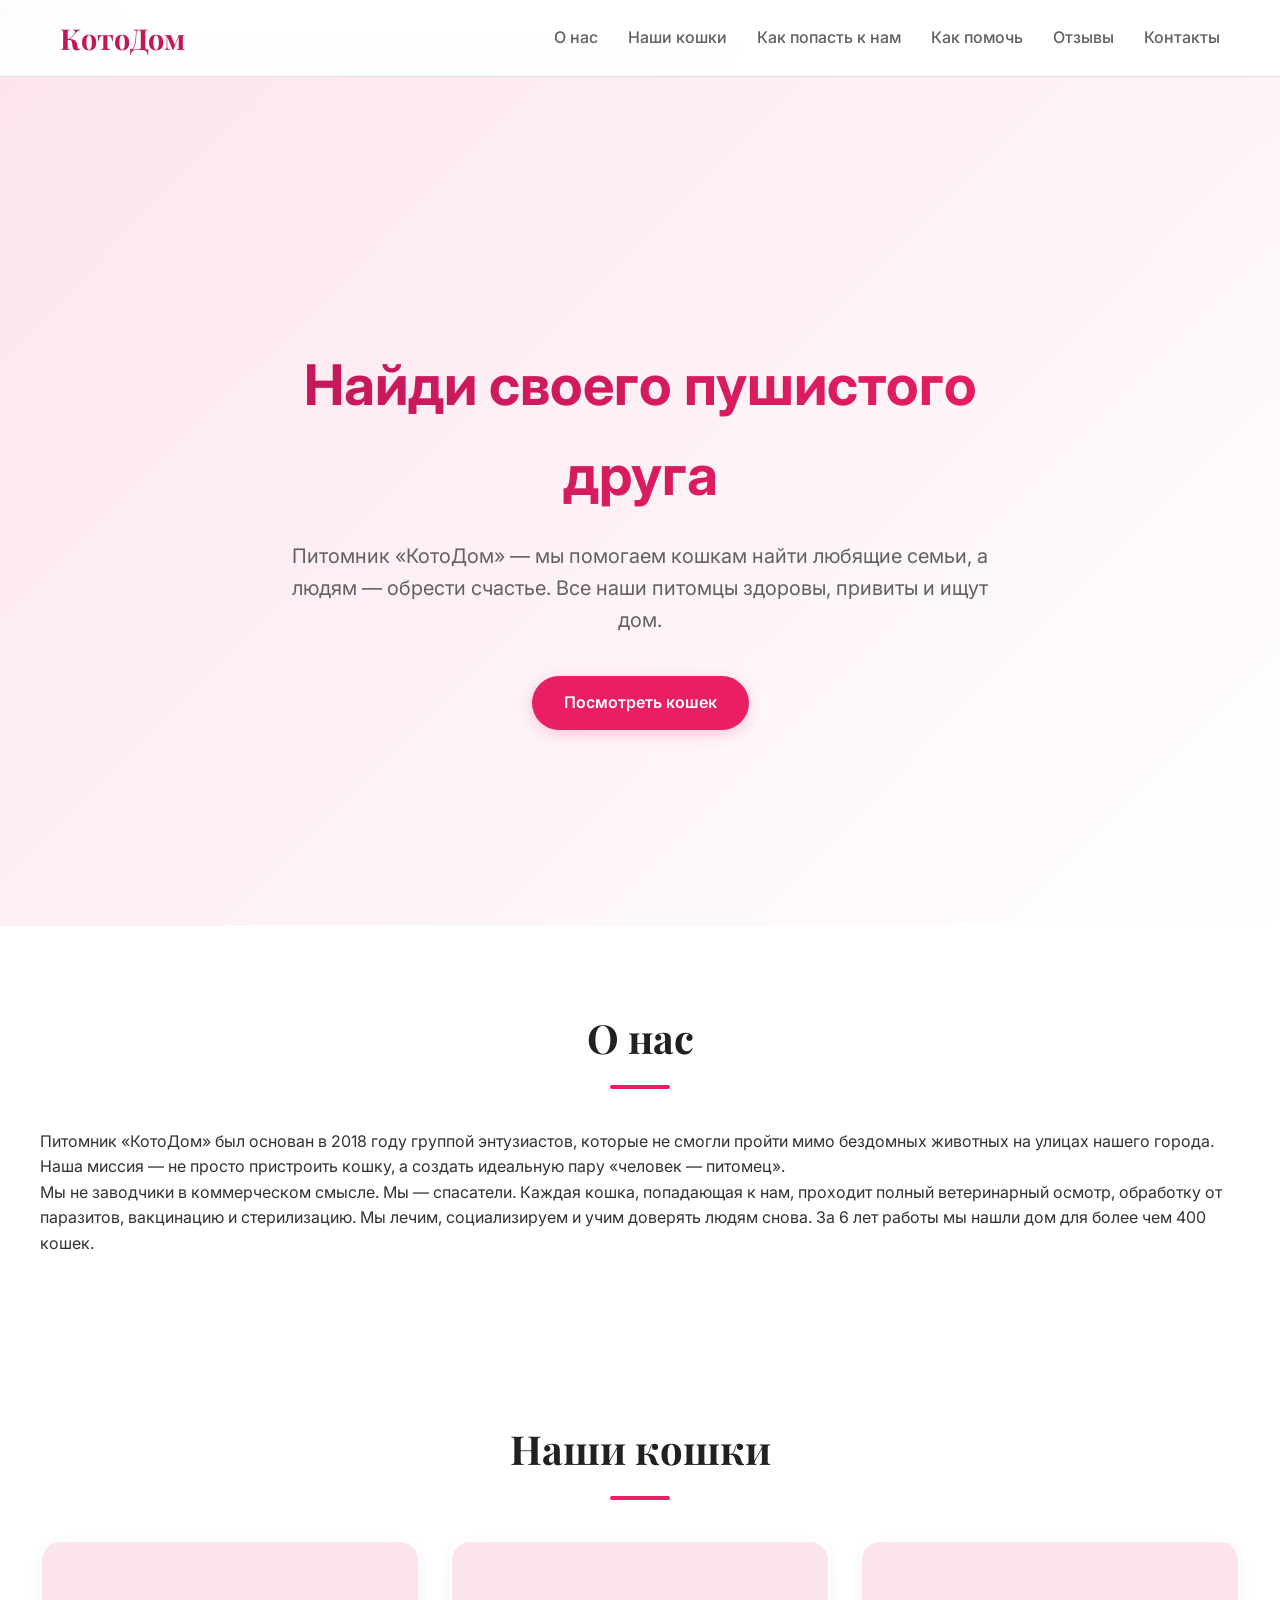
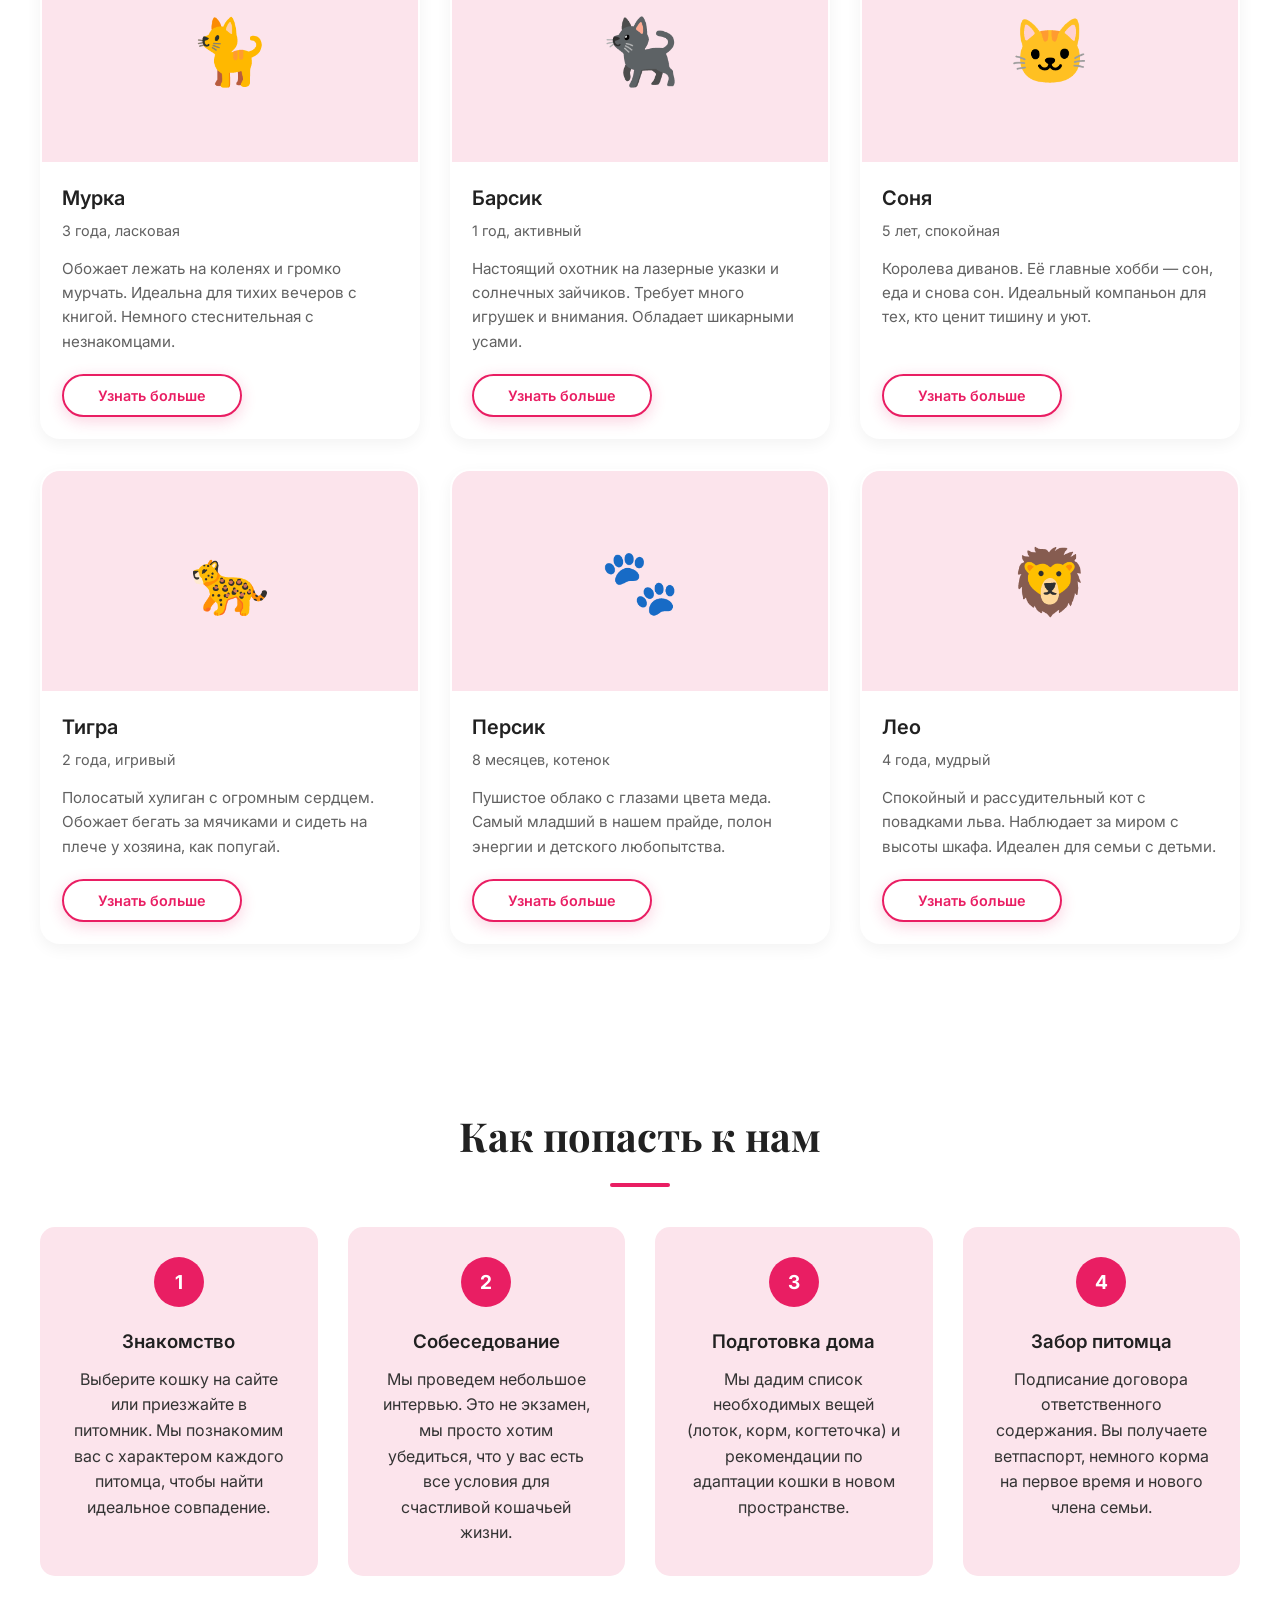
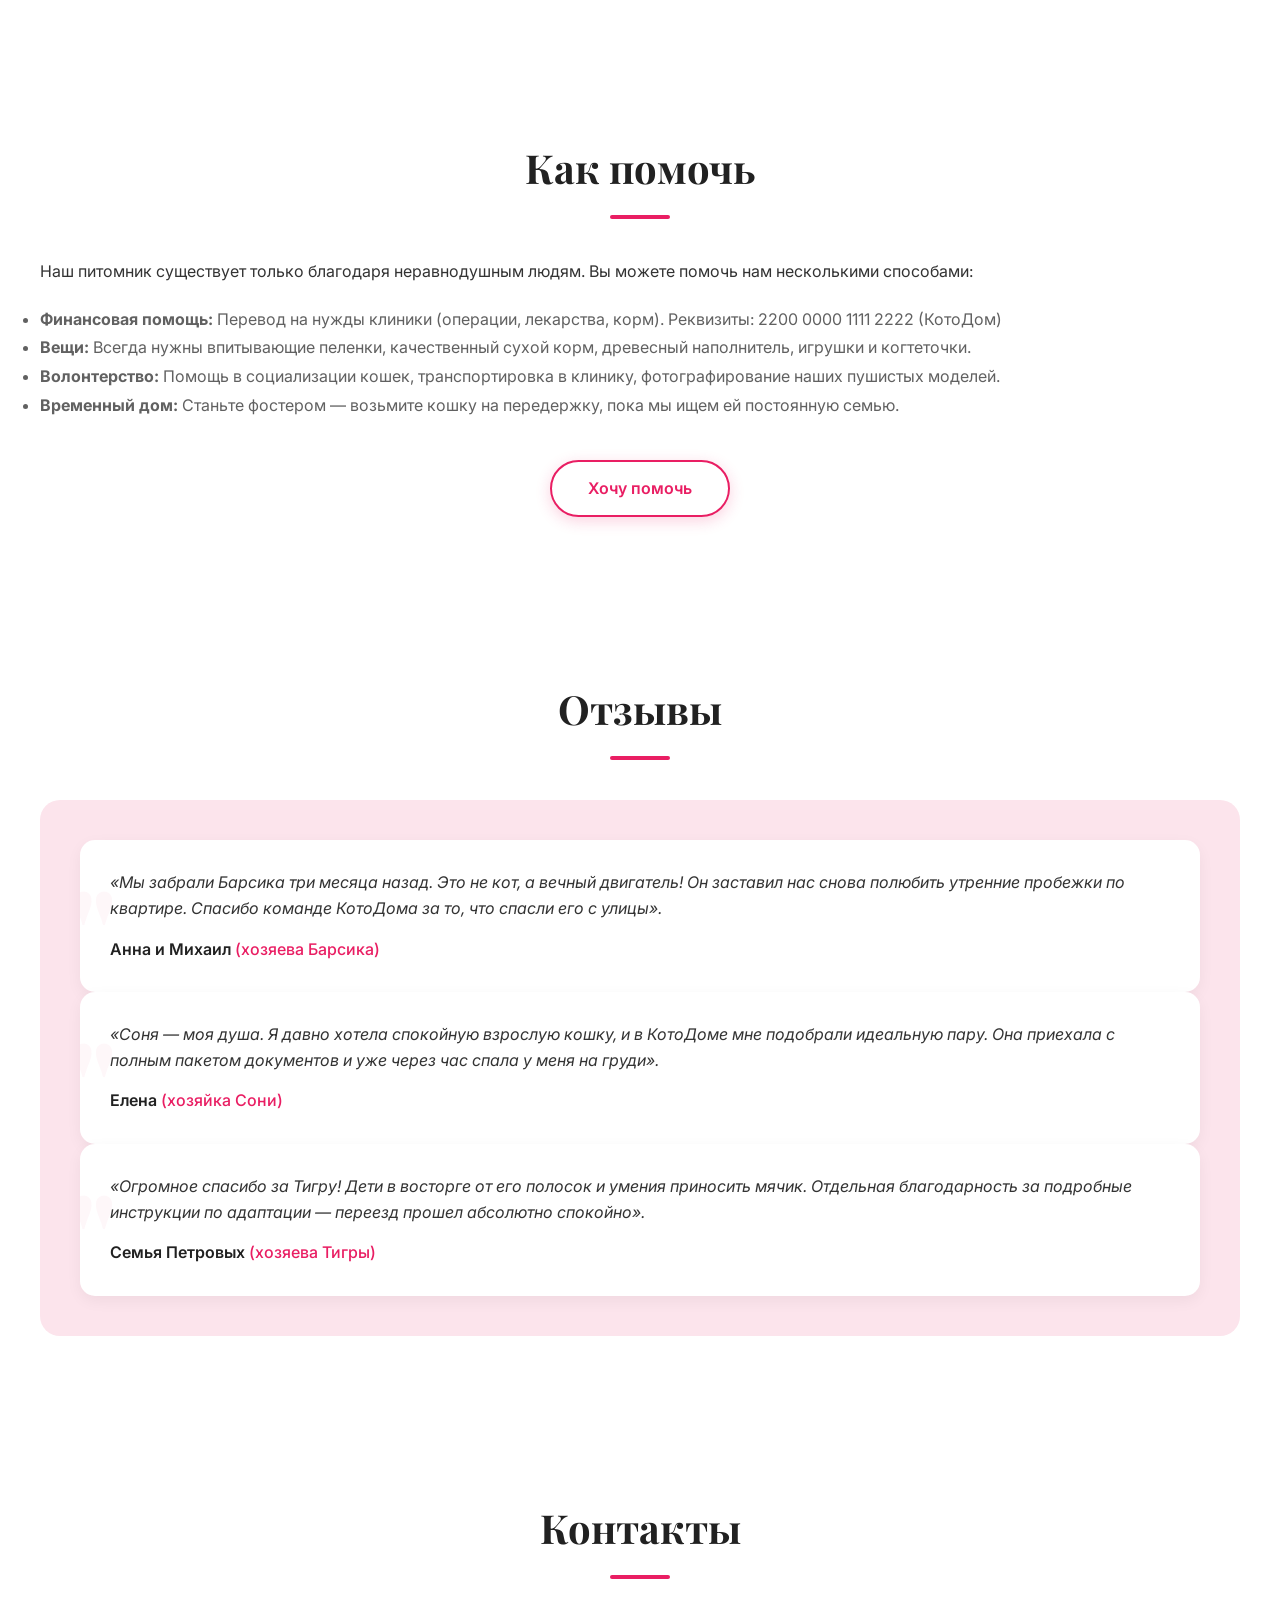
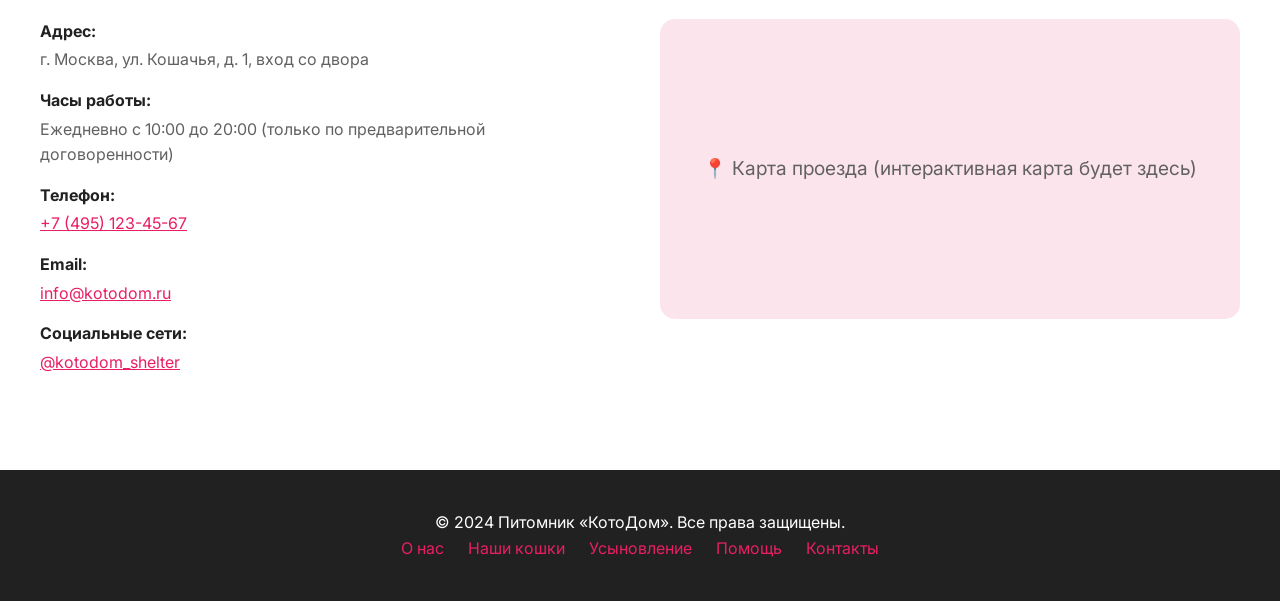
<file: kotodom/index1.html>
html
Копировать
<!DOCTYPE html>
<html lang="ru">
<head>
    <meta charset="UTF-8">
    <meta name="viewport" content="width=device-width, initial-scale=1.0">
    <title>КотоДом — Питомник кошек</title>
    <!-- Современная типографика из Google Fonts -->
    <link rel="preconnect" href="https://fonts.googleapis.com">
    <link rel="preconnect" href="https://fonts.gstatic.com" crossorigin>
    <link href="https://fonts.googleapis.com/css2?family=Inter:wght@400;500;600;700&family=Playfair+Display:wght@700&display=swap" rel="stylesheet">
    <style>
        /* Сброс стилей и базовые настройки */
        *, *::before, *::after {
            box-sizing: border-box;
            margin: 0;
            padding: 0;
        }

        html {
            scroll-behavior: smooth;
            font-size: 16px;
        }

        body {
            font-family: 'Inter', -apple-system, BlinkMacSystemFont, sans-serif;
            line-height: 1.6;
            color: #333;
            background-color: #fff;
        }

        /* Цветовая палитра */
        :root {
            --pink-light: #fce4ec; /* пудровый */
            --pink-medium: #f8bbd0; /* светло-розовый */
            --pink-accent: #e91e63; /* малиновый */
            --pink-dark: #c2185b; /* фуксия для акцентов */
            --text-dark: #212121;
            --text-medium: #616161;
            --border-light: #e0e0e0;
        }

        /* Контейнеры */
        .container {
            max-width: 1200px;
            margin: 0 auto;
            padding: 0 20px;
        }

        .section {
            padding: 80px 0;
        }

        .section-title {
            font-family: 'Playfair Display', serif;
            font-size: 2.5rem;
            font-weight: 700;
            text-align: center;
            margin-bottom: 40px;
            color: var(--text-dark);
            position: relative;
        }

        .section-title::after {
            content: '';
            display: block;
            width: 60px;
            height: 4px;
            background: var(--pink-accent);
            border-radius: 2px;
            margin: 15px auto 0;
        }

        /* Кнопки */
        .btn {
            display: inline-block;
            padding: 14px 32px;
            background: var(--pink-accent);
            color: #fff;
            text-decoration: none;
            font-weight: 600;
            font-size: 1rem;
            border-radius: 50px;
            border: none;
            cursor: pointer;
            transition: all 0.3s ease;
            box-shadow: 0 4px 15px rgba(233, 30, 99, 0.2);
            min-width: 180px;
            text-align: center;
        }

        .btn:hover {
            background: var(--pink-dark);
            transform: translateY(-2px);
            box-shadow: 0 6px 20px rgba(233, 30, 99, 0.3);
        }

        .btn-outline {
            background: transparent;
            border: 2px solid var(--pink-accent);
            color: var(--pink-accent);
        }

        .btn-outline:hover {
            background: var(--pink-accent);
            color: #fff;
        }

        /* Навигация */
        header {
            position: fixed;
            top: 0;
            left: 0;
            width: 100%;
            background: rgba(255, 255, 255, 0.95);
            backdrop-filter: blur(10px);
            z-index: 1000;
            border-bottom: 1px solid var(--border-light);
        }

        .nav {
            display: flex;
            justify-content: space-between;
            align-items: center;
            padding: 15px 20px;
        }

        .logo {
            font-family: 'Playfair Display', serif;
            font-size: 1.8rem;
            font-weight: 700;
            color: var(--pink-dark);
            text-decoration: none;
        }

        .nav-menu {
            display: flex;
            list-style: none;
            gap: 30px;
        }

        .nav-menu a {
            text-decoration: none;
            color: var(--text-medium);
            font-weight: 500;
            transition: color 0.3s ease;
            position: relative;
        }

        .nav-menu a::after {
            content: '';
            position: absolute;
            bottom: -5px;
            left: 0;
            width: 0;
            height: 2px;
            background: var(--pink-accent);
            transition: width 0.3s ease;
        }

        .nav-menu a:hover {
            color: var(--pink-dark);
        }

        .nav-menu a:hover::after {
            width: 100%;
        }

        .burger {
            display: none;
            flex-direction: column;
            gap: 5px;
            cursor: pointer;
            background: none;
            border: none;
            padding: 5px;
        }

        .burger span {
            width: 25px;
            height: 2px;
            background: var(--text-dark);
            transition: all 0.3s ease;
        }

        /* Hero */
        .hero {
            background: linear-gradient(135deg, var(--pink-light) 0%, #fff 100%);
            padding-top: 120px;
            min-height: 100vh;
            display: flex;
            align-items: center;
        }

        .hero-content {
            text-align: center;
            max-width: 700px;
            margin: 0 auto;
        }

        .hero-title {
            font-size: 3.5rem;
            font-weight: 700;
            margin-bottom: 20px;
            background: linear-gradient(135deg, var(--pink-dark) 0%, var(--pink-accent) 100%);
            -webkit-background-clip: text;
            -webkit-text-fill-color: transparent;
            background-clip: text;
        }

        .hero-subtitle {
            font-size: 1.25rem;
            color: var(--text-medium);
            margin-bottom: 40px;
        }

        /* Карточки кошек */
        .cats-grid {
            display: grid;
            grid-template-columns: repeat(auto-fit, minmax(280px, 1fr));
            gap: 30px;
            margin-top: 40px;
        }

        .cat-card {
            background: #fff;
            border-radius: 20px;
            overflow: hidden;
            box-shadow: 0 5px 15px rgba(0, 0, 0, 0.05);
            transition: all 0.3s ease;
            border: 2px solid transparent;
            display: flex;
            flex-direction: column;
        }

        .cat-card:hover {
            transform: translateY(-8px);
            box-shadow: 0 15px 30px rgba(0, 0, 0, 0.1);
            border-color: var(--pink-accent);
        }

        .cat-photo {
            width: 100%;
            height: 220px;
            background: var(--pink-light);
            display: flex;
            align-items: center;
            justify-content: center;
            font-size: 4rem;
        }

        .cat-info {
            padding: 20px;
            flex-grow: 1;
            display: flex;
            flex-direction: column;
        }

        .cat-name {
            font-size: 1.25rem;
            font-weight: 600;
            margin-bottom: 5px;
            color: var(--text-dark);
        }

        .cat-age {
            font-size: 0.9rem;
            color: var(--text-medium);
            margin-bottom: 15px;
        }

        .cat-desc {
            font-size: 0.95rem;
            color: var(--text-medium);
            flex-grow: 1;
            margin-bottom: 20px;
        }

        .cat-btn {
            margin-top: auto;
            align-self: flex-start;
            padding: 8px 16px;
            font-size: 0.9rem;
        }

        /* Процесс усыновления */
        .steps {
            display: flex;
            flex-wrap: wrap;
            gap: 30px;
            justify-content: center;
        }

        .step {
            flex: 1;
            min-width: 250px;
            background: var(--pink-light);
            padding: 30px;
            border-radius: 15px;
            text-align: center;
            position: relative;
            transition: transform 0.3s ease;
        }

        .step:hover {
            transform: translateY(-5px);
        }

        .step-number {
            width: 50px;
            height: 50px;
            background: var(--pink-accent);
            color: #fff;
            border-radius: 50%;
            display: flex;
            align-items: center;
            justify-content: center;
            font-weight: 700;
            font-size: 1.2rem;
            margin: 0 auto 20px;
        }

        .step-title {
            font-weight: 600;
            margin-bottom: 10px;
            color: var(--text-dark);
        }

        /* Отзывы */
        .testimonials {
            background: var(--pink-light);
            border-radius: 20px;
            padding: 40px;
        }

        .testimonial {
            background: #fff;
            border-radius: 15px;
            padding: 30px;
            box-shadow: 0 5px 15px rgba(0, 0, 0, 0.05);
            position: relative;
            overflow: hidden;
        }

        .testimonial::before {
            content: '"';
            position: absolute;
            top: -10px;
            left: -10px;
            font-size: 8rem;
            color: var(--pink-light);
            opacity: 0.3;
            font-family: 'Playfair Display', serif;
            font-weight: 700;
        }

        .testimonial-text {
            font-style: italic;
            margin-bottom: 15px;
            position: relative;
            z-index: 1;
        }

        .testimonial-author {
            font-weight: 600;
            color: var(--text-dark);
        }

        .testimonial-cat {
            color: var(--pink-accent);
            font-weight: 500;
        }

        /* Контакты */
        .contacts-grid {
            display: grid;
            grid-template-columns: 1fr 1fr;
            gap: 40px;
            align-items: start;
        }

        .contact-info p {
            margin-bottom: 15px;
            color: var(--text-medium);
        }

        .contact-info strong {
            color: var(--text-dark);
            display: block;
            margin-bottom: 3px;
        }

        .map-placeholder {
            background: var(--pink-light);
            height: 300px;
            border-radius: 15px;
            display: flex;
            align-items: center;
            justify-content: center;
            color: var(--text-medium);
            font-size: 1.2rem;
        }

        /* Футер */
        footer {
            background: var(--text-dark);
            color: #fff;
            text-align: center;
            padding: 40px 20px;
        }

        .footer-links a {
            color: var(--pink-accent);
            text-decoration: none;
            margin: 0 10px;
            transition: color 0.3s ease;
        }

        .footer-links a:hover {
            color: #fff;
        }

        /* Адаптивность */
        @media (max-width: 1024px) {
            .hero-title {
                font-size: 2.8rem;
            }
            .steps {
                flex-direction: column;
            }
            .contacts-grid {
                grid-template-columns: 1fr;
                gap: 30px;
            }
        }

        @media (max-width: 768px) {
            .section {
                padding: 60px 0;
            }
            .nav-menu {
                position: fixed;
                left: -100%;
                top: 70px;
                flex-direction: column;
                background: #fff;
                width: 250px;
                height: calc(100vh - 70px);
                padding: 40px 20px;
                box-shadow: 2px 0 10px rgba(0,0,0,0.1);
                transition: left 0.3s ease;
                z-index: 999;
            }
            .nav-menu.active {
                left: 0;
            }
            .burger {
                display: flex;
            }
            .burger.active span:nth-child(1) {
                transform: rotate(45deg) translate(7px, 7px);
            }
            .burger.active span:nth-child(2) {
                opacity: 0;
            }
            .burger.active span:nth-child(3) {
                transform: rotate(-45deg) translate(7px, -7px);
            }
            .cats-grid {
                grid-template-columns: repeat(auto-fit, minmax(240px, 1fr));
            }
        }

        @media (max-width: 480px) {
            .hero-title {
                font-size: 2.2rem;
            }
            .hero-subtitle {
                font-size: 1.1rem;
            }
            .btn {
                padding: 12px 24px;
                min-width: auto;
            }
            .cat-photo {
                height: 180px;
            }
            .testimonials {
                padding: 20px;
            }
            .testimonial {
                padding: 20px;
            }
        }
    </style>
</head>
<body>

<header>
    <nav class="nav container">
        <a href="#" class="logo">КотоДом</a>
        <ul class="nav-menu" id="navMenu">
            <li><a href="#about">О нас</a></li>
            <li><a href="#cats">Наши кошки</a></li>
            <li><a href="#process">Как попасть к нам</a></li>
            <li><a href="#help">Как помочь</a></li>
            <li><a href="#reviews">Отзывы</a></li>
            <li><a href="#contacts">Контакты</a></li>
        </ul>
        <button class="burger" id="burger" aria-label="Открыть меню">
            <span></span>
            <span></span>
            <span></span>
        </button>
    </nav>
</header>

<main>
    <section class="hero">
        <div class="container">
            <div class="hero-content">
                <h1 class="hero-title">Найди своего пушистого друга</h1>
                <p class="hero-subtitle">Питомник «КотоДом» — мы помогаем кошкам найти любящие семьи, а людям — обрести счастье. Все наши питомцы здоровы, привиты и ищут дом.</p>
                <a href="#cats" class="btn">Посмотреть кошек</a>
            </div>
        </div>
    </section>

    <section id="about" class="section container">
        <h2 class="section-title">О нас</h2>
        <p>Питомник «КотоДом» был основан в 2018 году группой энтузиастов, которые не смогли пройти мимо бездомных животных на улицах нашего города. Наша миссия — не просто пристроить кошку, а создать идеальную пару «человек — питомец».</p>
        <p>Мы не заводчики в коммерческом смысле. Мы — спасатели. Каждая кошка, попадающая к нам, проходит полный ветеринарный осмотр, обработку от паразитов, вакцинацию и стерилизацию. Мы лечим, социализируем и учим доверять людям снова. За 6 лет работы мы нашли дом для более чем 400 кошек.</p>
    </section>

    <section id="cats" class="section container">
        <h2 class="section-title">Наши кошки</h2>
        <div class="cats-grid">
            <!-- Карточка 1 -->
            <div class="cat-card">
                <div class="cat-photo" aria-label="Фото кошки">🐈</div>
                <div class="cat-info">
                    <h3 class="cat-name">Мурка</h3>
                    <p class="cat-age">3 года, ласковая</p>
                    <p class="cat-desc">Обожает лежать на коленях и громко мурчать. Идеальна для тихих вечеров с книгой. Немного стеснительная с незнакомцами.</p>
                    <a href="#" class="btn btn-outline cat-btn">Узнать больше</a>
                </div>
            </div>
            <!-- Карточка 2 -->
            <div class="cat-card">
                <div class="cat-photo" aria-label="Фото кота">🐈‍⬛</div>
                <div class="cat-info">
                    <h3 class="cat-name">Барсик</h3>
                    <p class="cat-age">1 год, активный</p>
                    <p class="cat-desc">Настоящий охотник на лазерные указки и солнечных зайчиков. Требует много игрушек и внимания. Обладает шикарными усами.</p>
                    <a href="#" class="btn btn-outline cat-btn">Узнать больше</a>
                </div>
            </div>
            <!-- Карточка 3 -->
            <div class="cat-card">
                <div class="cat-photo" aria-label="Фото кошки">🐱</div>
                <div class="cat-info">
                    <h3 class="cat-name">Соня</h3>
                    <p class="cat-age">5 лет, спокойная</p>
                    <p class="cat-desc">Королева диванов. Её главные хобби — сон, еда и снова сон. Идеальный компаньон для тех, кто ценит тишину и уют.</p>
                    <a href="#" class="btn btn-outline cat-btn">Узнать больше</a>
                </div>
            </div>
            <!-- Карточка 4 -->
            <div class="cat-card">
                <div class="cat-photo" aria-label="Фото кота">🐆</div>
                <div class="cat-info">
                    <h3 class="cat-name">Тигра</h3>
                    <p class="cat-age">2 года, игривый</p>
                    <p class="cat-desc">Полосатый хулиган с огромным сердцем. Обожает бегать за мячиками и сидеть на плече у хозяина, как попугай.</p>
                    <a href="#" class="btn btn-outline cat-btn">Узнать больше</a>
                </div>
            </div>
            <!-- Карточка 5 -->
            <div class="cat-card">
                <div class="cat-photo" aria-label="Фото кошки">🐾</div>
                <div class="cat-info">
                    <h3 class="cat-name">Персик</h3>
                    <p class="cat-age">8 месяцев, котенок</p>
                    <p class="cat-desc">Пушистое облако с глазами цвета меда. Самый младший в нашем прайде, полон энергии и детского любопытства.</p>
                    <a href="#" class="btn btn-outline cat-btn">Узнать больше</a>
                </div>
            </div>
            <!-- Карточка 6 -->
            <div class="cat-card">
                <div class="cat-photo" aria-label="Фото кота">🦁</div>
                <div class="cat-info">
                    <h3 class="cat-name">Лео</h3>
                    <p class="cat-age">4 года, мудрый</p>
                    <p class="cat-desc">Спокойный и рассудительный кот с повадками льва. Наблюдает за миром с высоты шкафа. Идеален для семьи с детьми.</p>
                    <a href="#" class="btn btn-outline cat-btn">Узнать больше</a>
                </div>
            </div>
        </div>
    </section>

    <section id="process" class="section container">
        <h2 class="section-title">Как попасть к нам</h2>
        <div class="steps">
            <div class="step">
                <div class="step-number">1</div>
                <h3 class="step-title">Знакомство</h3>
                <p>Выберите кошку на сайте или приезжайте в питомник. Мы познакомим вас с характером каждого питомца, чтобы найти идеальное совпадение.</p>
            </div>
            <div class="step">
                <div class="step-number">2</div>
                <h3 class="step-title">Собеседование</h3>
                <p>Мы проведем небольшое интервью. Это не экзамен, мы просто хотим убедиться, что у вас есть все условия для счастливой кошачьей жизни.</p>
            </div>
            <div class="step">
                <div class="step-number">3</div>
                <h3 class="step-title">Подготовка дома</h3>
                <p>Мы дадим список необходимых вещей (лоток, корм, когтеточка) и рекомендации по адаптации кошки в новом пространстве.</p>
            </div>
            <div class="step">
                <div class="step-number">4</div>
                <h3 class="step-title">Забор питомца</h3>
                <p>Подписание договора ответственного содержания. Вы получаете ветпаспорт, немного корма на первое время и нового члена семьи.</p>
            </div>
        </div>
    </section>

    <section id="help" class="section container">
        <h2 class="section-title">Как помочь</h2>
        <p>Наш питомник существует только благодаря неравнодушным людям. Вы можете помочь нам несколькими способами:</p>
        <ul style="margin-top: 20px; color: var(--text-medium); line-height: 1.8;">
            <li><strong>Финансовая помощь:</strong> Перевод на нужды клиники (операции, лекарства, корм). Реквизиты: 2200 0000 1111 2222 (КотоДом)</li>
            <li><strong>Вещи:</strong> Всегда нужны впитывающие пеленки, качественный сухой корм, древесный наполнитель, игрушки и когтеточки.</li>
            <li><strong>Волонтерство:</strong> Помощь в социализации кошек, транспортировка в клинику, фотографирование наших пушистых моделей.</li>
            <li><strong>Временный дом:</strong> Станьте фостером — возьмите кошку на передержку, пока мы ищем ей постоянную семью.</li>
        </ul>
        <div style="margin-top: 40px; text-align: center;">
            <a href="#" class="btn btn-outline">Хочу помочь</a>
        </div>
    </section>

    <section id="reviews" class="section container">
        <h2 class="section-title">Отзывы</h2>
        <div class="testimonials">
            <div class="testimonial">
                <p class="testimonial-text">«Мы забрали Барсика три месяца назад. Это не кот, а вечный двигатель! Он заставил нас снова полюбить утренние пробежки по квартире. Спасибо команде КотоДома за то, что спасли его с улицы».</p>
                <p class="testimonial-author">Анна и Михаил <span class="testimonial-cat">(хозяева Барсика)</span></p>
            </div>
            <div class="testimonial">
                <p class="testimonial-text">«Соня — моя душа. Я давно хотела спокойную взрослую кошку, и в КотоДоме мне подобрали идеальную пару. Она приехала с полным пакетом документов и уже через час спала у меня на груди».</p>
                <p class="testimonial-author">Елена <span class="testimonial-cat">(хозяйка Сони)</span></p>
            </div>
            <div class="testimonial">
                <p class="testimonial-text">«Огромное спасибо за Тигру! Дети в восторге от его полосок и умения приносить мячик. Отдельная благодарность за подробные инструкции по адаптации — переезд прошел абсолютно спокойно».</p>
                <p class="testimonial-author">Семья Петровых <span class="testimonial-cat">(хозяева Тигры)</span></p>
            </div>
        </div>
    </section>

    <section id="contacts" class="section container">
        <h2 class="section-title">Контакты</h2>
        <div class="contacts-grid">
            <div class="contact-info">
                <p><strong>Адрес:</strong> г. Москва, ул. Кошачья, д. 1, вход со двора</p>
                <p><strong>Часы работы:</strong> Ежедневно с 10:00 до 20:00 (только по предварительной договоренности)</p>
                <p><strong>Телефон:</strong> <a href="tel:+74951234567" style="color: var(--pink-accent);">+7 (495) 123-45-67</a></p>
                <p><strong>Email:</strong> <a href="mailto:info@kotodom.ru" style="color: var(--pink-accent);">info@kotodom.ru</a></p>
                <p><strong>Социальные сети:</strong> <a href="#" style="color: var(--pink-accent);">@kotodom_shelter</a></p>
            </div>
            <div class="map-placeholder" aria-label="Карта проезда">
                📍 Карта проезда (интерактивная карта будет здесь)
            </div>
        </div>
    </section>
</main>

<footer>
    <div class="container">
        <p>&copy; 2024 Питомник «КотоДом». Все права защищены.</p>
        <div class="footer-links">
            <a href="#about">О нас</a>
            <a href="#cats">Наши кошки</a>
            <a href="#process">Усыновление</a>
            <a href="#help">Помощь</a>
            <a href="#contacts">Контакты</a>
        </div>
    </div>
</footer>

<script>
    // Плавное открытие/закрытие бургер-меню
    const burger = document.getElementById('burger');
    const navMenu = document.getElementById('navMenu');

    burger.addEventListener('click', () => {
        burger.classList.toggle('active');
        navMenu.classList.toggle('active');
    });

    // Закрытие меню при клике на ссылку (для мобильных)
    const navLinks = document.querySelectorAll('.nav-menu a');
    navLinks.forEach(link => {
        link.addEventListener('click', () => {
            burger.classList.remove('active');
            navMenu.classList.remove('active');
        });
    });

    // Доступность: управление фокусом и Esc для закрытия меню
    document.addEventListener('keydown', (e) => {
        if (e.key === 'Escape' && navMenu.classList.contains('active')) {
            burger.classList.remove('active');
            navMenu.classList.remove('active');
            burger.focus();
        }
    });
</script>

</body>
</html>
</file>
<file: kotodom/css/base.css>
/* ============================================================
   КотоДом — базовые стили (извлечено из монолитного index.html)
   ============================================================ */

:root{
  --cream:#fff5f8;
  --cream-2:#ffe9f1;
  --beige:#ffd6e6;
  --tan:#f7a8c8;
  --brown:#e0558f;
  --brown-dark:#a8305f;
  --ink:#5c2a40;
  --white:#ffffff;
  --shadow: 0 10px 30px rgba(168,48,95,0.15);
  --radius: 18px;
}

*{box-sizing:border-box; margin:0; padding:0;}

html{scroll-behavior:smooth;}

body{
  font-family:'Nunito', sans-serif;
  background:var(--cream);
  color:var(--ink);
  line-height:1.6;
  overflow-x:hidden;
}

h1,h2,h3{font-family:'Playfair Display', serif; color:var(--brown-dark);}

img, svg{max-width:100%; display:block;}

a{text-decoration:none; color:inherit;}

ul{list-style:none;}

.container{
  max-width:1100px;
  margin:0 auto;
  padding:0 24px;
}

section{padding:90px 0; scroll-margin-top:90px;}
</file>
<file: kotodom/css/components.css>
/* ============================================================
   КотоДом — компоненты (извлечено из монолитного index.html)
   ============================================================ */

.btn{
  display:inline-block;
  padding:14px 32px;
  min-height:44px;
  border-radius:50px;
  font-weight:700;
  font-size:1rem;
  border:none;
  cursor:pointer;
  transition:transform .25s ease, box-shadow .25s ease, background .25s ease;
}

.btn-primary{
  background:var(--brown);
  color:var(--white);
  box-shadow:var(--shadow);
}
.btn-primary:hover{
  transform:translateY(-3px);
  box-shadow:0 14px 34px rgba(168,48,95,0.3);
  background:var(--brown-dark);
}
.btn-primary:disabled{
  opacity:.7;
  cursor:wait;
  transform:none;
}

.btn-ghost{
  background:transparent;
  color:var(--brown-dark);
  border:2px solid var(--tan);
}
.btn-ghost:hover{
  background:var(--beige);
  transform:translateY(-3px);
}

/* Header */
header{
  position:fixed;
  top:0; left:0; right:0;
  z-index:1000;
  background:rgba(253,246,236,0.9);
  backdrop-filter:blur(8px);
  transition:box-shadow .3s ease, padding .3s ease;
  padding:18px 0;
}
header.scrolled{
  box-shadow:0 6px 20px rgba(168,48,95,0.12);
  padding:10px 0;
}

.nav-inner{
  display:flex;
  align-items:center;
  justify-content:space-between;
}

.logo{
  font-family:'Playfair Display', serif;
  font-size:1.5rem;
  font-weight:700;
  color:var(--brown-dark);
}
.logo span{color:var(--brown);}

.nav-links{
  display:flex;
  gap:28px;
}
.nav-links a{
  font-weight:600;
  padding:8px 4px;
  position:relative;
  transition:color .2s ease;
}
.nav-links a::after{
  content:'';
  position:absolute;
  left:0; bottom:0;
  width:0; height:2px;
  background:var(--brown);
  transition:width .25s ease;
}
.nav-links a:hover{color:var(--brown-dark);}
.nav-links a:hover::after{width:100%;}

.burger{
  display:none;
  flex-direction:column;
  justify-content:center;
  align-items:center;
  gap:5px;
  width:44px;
  height:44px;
  background:transparent;
  border:none;
  cursor:pointer;
}
.burger span{
  display:block;
  width:26px;
  height:3px;
  background:var(--brown-dark);
  border-radius:2px;
  transition:transform .3s ease, opacity .3s ease;
}
.burger.open span:nth-child(1){transform:translateY(8px) rotate(45deg);}
.burger.open span:nth-child(2){opacity:0;}
.burger.open span:nth-child(3){transform:translateY(-8px) rotate(-45deg);}

.mobile-menu{
  display:none;
  flex-direction:column;
  gap:4px;
  background:var(--cream-2);
  border-radius:0 0 18px 18px;
  overflow:hidden;
  max-height:0;
  transition:max-height .35s ease;
}
.mobile-menu.open{max-height:400px;}
.mobile-menu a{
  padding:16px 24px;
  font-weight:700;
  border-top:1px solid var(--beige);
}

/* Hero */
.hero{
  padding-top:170px;
  padding-bottom:90px;
  display:flex;
  align-items:center;
  gap:40px;
  flex-wrap:wrap;
}
.hero-text{flex:1 1 420px;}
.hero-text h1{font-size:2.8rem; margin-bottom:18px;}
.hero-text p{font-size:1.15rem; margin-bottom:28px; max-width:520px;}
.hero-buttons{display:flex; gap:16px; flex-wrap:wrap;}

.hero-visual{
  flex:1 1 320px;
  display:flex;
  justify-content:center;
}
.hero-circle{
  width:300px; height:300px;
  border-radius:50%;
  background:radial-gradient(circle at 30% 30%, var(--tan), var(--brown));
  display:flex;
  align-items:center;
  justify-content:center;
  font-size:7rem;
  box-shadow:var(--shadow);
  animation:float 4s ease-in-out infinite;
}
@keyframes float{
  0%,100%{transform:translateY(0);}
  50%{transform:translateY(-18px);}
}

/* About */
.about{background:var(--cream-2);}
.about-grid{
  display:grid;
  grid-template-columns:1fr 1fr;
  gap:50px;
  align-items:center;
}
.about-card{
  background:var(--white);
  padding:28px;
  border-radius:var(--radius);
  box-shadow:var(--shadow);
}
.about-card h3{margin-bottom:8px; font-size:1.1rem;}

.section-title{text-align:center; margin-bottom:50px;}
.section-title h2{font-size:2.2rem; margin-bottom:10px;}
.section-title p{color:var(--brown); max-width:560px; margin:0 auto;}

/* Cats */
.cats-grid{
  display:grid;
  grid-template-columns:repeat(3, 1fr);
  gap:28px;
}
.cat-card{
  background:var(--white);
  border-radius:var(--radius);
  padding:26px;
  text-align:center;
  box-shadow:var(--shadow);
  display:flex;
  flex-direction:column;
  transition:transform .3s ease, box-shadow .3s ease;
}
.cat-card:hover{
  transform:translateY(-8px);
  box-shadow:0 18px 40px rgba(168,48,95,0.25);
}
.cat-avatar{
  width:100px; height:100px;
  margin:0 auto 16px;
  border-radius:50%;
  background:var(--beige);
  object-fit:cover;
  display:block;
}
.cat-card h3{margin-bottom:4px;}
.cat-age{color:var(--brown); font-weight:700; font-size:.9rem; margin-bottom:10px;}
.cat-card p{font-size:.95rem;}
.cat-card .btn{margin-top:auto; padding:10px 20px; font-size:.9rem; min-height:40px;}

/* Adoption steps */
.steps{background:var(--cream-2);}
.steps-grid{
  display:grid;
  grid-template-columns:repeat(4, 1fr);
  gap:24px;
}
.step{
  background:var(--white);
  border-radius:var(--radius);
  padding:26px 20px;
  text-align:center;
  box-shadow:var(--shadow);
}
.step-num{
  width:48px; height:48px;
  border-radius:50%;
  background:var(--brown);
  color:var(--white);
  display:flex;
  align-items:center;
  justify-content:center;
  font-weight:800;
  margin:0 auto 14px;
}
.step h3{font-size:1.05rem; margin-bottom:8px;}
.step p{font-size:.9rem;}

/* Help */
.help-grid{
  display:grid;
  grid-template-columns:repeat(3, 1fr);
  gap:24px;
}
.help-card{
  background:var(--white);
  border-radius:var(--radius);
  padding:30px 24px;
  box-shadow:var(--shadow);
  text-align:center;
  transition:transform .3s ease;
}
.help-card:hover{transform:translateY(-6px);}
.help-icon{font-size:2.6rem; margin-bottom:14px;}
.help-card h3{font-size:1.1rem; margin-bottom:8px;}

.help-actions{
  display:flex;
  gap:16px;
  justify-content:center;
  flex-wrap:wrap;
  margin-top:40px;
}
.help-actions .btn{min-width:220px;}

/* Reviews */
.reviews{background:var(--cream-2);}
.reviews-grid{
  display:grid;
  grid-template-columns:repeat(3, 1fr);
  gap:24px;
}
.review-card{
  background:var(--white);
  border-radius:var(--radius);
  padding:28px;
  box-shadow:var(--shadow);
}
.review-stars{color:var(--brown); margin-bottom:12px; font-size:1.1rem;}
.review-author{
  display:flex;
  align-items:center;
  gap:12px;
  margin-top:16px;
}
.review-avatar{
  width:42px; height:42px;
  border-radius:50%;
  background:var(--beige);
  display:flex;
  align-items:center;
  justify-content:center;
  font-size:1.3rem;
}
.review-author strong{display:block; font-size:.95rem;}
.review-author span{font-size:.8rem; color:var(--brown);}

/* Contacts */
.contacts-grid{
  display:grid;
  grid-template-columns:1fr 1fr;
  gap:40px;
  align-items:start;
}
.contact-row{
  display:flex;
  gap:16px;
  margin-bottom:22px;
  align-items:flex-start;
}
.contact-icon{font-size:1.5rem;}
.contact-row h4{margin-bottom:2px;}
.map-visual{
  height:260px;
  border-radius:var(--radius);
  background:
    radial-gradient(circle at 70% 40%, var(--tan) 0, transparent 60%),
    linear-gradient(135deg, var(--beige), var(--cream-2));
  box-shadow:var(--shadow);
  display:flex;
  align-items:center;
  justify-content:center;
  font-size:3rem;
}

footer{
  background:var(--brown-dark);
  color:var(--cream);
  text-align:center;
  padding:36px 0;
  font-size:.9rem;
}
footer .footer-links{
  display:flex;
  justify-content:center;
  gap:24px;
  margin-bottom:16px;
  flex-wrap:wrap;
}
footer a{font-weight:600;}
footer a:hover{color:var(--tan);}

/* ---------- Форма заявки ---------- */
.adopt-form-section{background:var(--cream-2);}

.adopt-form{
  max-width:720px;
  margin:0 auto;
  background:var(--white);
  border-radius:var(--radius);
  padding:36px;
  box-shadow:var(--shadow);
}

.form-row{
  display:grid;
  grid-template-columns:1fr 1fr;
  gap:18px;
}

.form-field{
  margin-bottom:18px;
}
.form-field label{
  display:block;
  font-weight:700;
  font-size:.95rem;
  margin-bottom:6px;
}
.form-field input,
.form-field select,
.form-field textarea{
  width:100%;
  padding:12px 14px;
  border:2px solid var(--beige);
  border-radius:12px;
  font-family:'Nunito', sans-serif;
  font-size:1rem;
  color:var(--ink);
  background:var(--cream);
  transition:border-color .2s ease, box-shadow .2s ease;
}
.form-field input:focus,
.form-field select:focus,
.form-field textarea:focus{
  outline:none;
  border-color:var(--brown);
  box-shadow:0 0 0 3px rgba(224,85,143,.15);
}

.form-check{
  display:flex;
  align-items:flex-start;
  gap:10px;
  font-size:.9rem;
  margin-bottom:22px;
  cursor:pointer;
}
.form-check input{
  margin-top:4px;
  accent-color:var(--brown);
  width:18px;
  height:18px;
  flex-shrink:0;
}

.form-actions{
  display:flex;
  align-items:center;
  gap:20px;
  flex-wrap:wrap;
}
.form-hint{font-size:.9rem;}
.form-hint a{
  color:var(--brown-dark);
  font-weight:700;
}
.form-hint a:hover{text-decoration:underline;}

.form-status{
  margin-top:16px;
  font-weight:700;
  min-height:1.5em;
}
.form-status.success{color:var(--brown-dark);}
.form-status.error{color:#b3261e;}
</file>
<file: kotodom/css/responsive.css>
/* ============================================================
   КотоДом — адаптивность (извлечено из монолитного index.html)
   ============================================================ */

@media (max-width:1024px){
  .cats-grid{grid-template-columns:repeat(2, 1fr);}
  .steps-grid{grid-template-columns:repeat(2, 1fr);}
  .help-grid, .reviews-grid{grid-template-columns:repeat(2, 1fr);}
}

@media (max-width:768px){
  .nav-links{display:none;}
  .burger{display:flex;}
  .about-grid, .contacts-grid{grid-template-columns:1fr;}
  .hero{padding-top:150px; text-align:center; justify-content:center;}
  .hero-buttons{justify-content:center;}
  .hero-text p{margin-left:auto; margin-right:auto;}
  .form-row{grid-template-columns:1fr;}
}

@media (max-width:480px){
  section{padding:60px 0;}
  .hero-text h1{font-size:2.1rem;}
  .cats-grid, .steps-grid, .help-grid, .reviews-grid{grid-template-columns:1fr;}
  .hero-circle{width:220px; height:220px; font-size:5rem;}
  .adopt-form{padding:24px 18px;}
  .form-actions{flex-direction:column; align-items:stretch;}
  .form-actions .btn{width:100%;}
  .help-actions{flex-direction:column; align-items:stretch;}
  .help-actions .btn{width:100%; min-width:0;}
}
</file>
